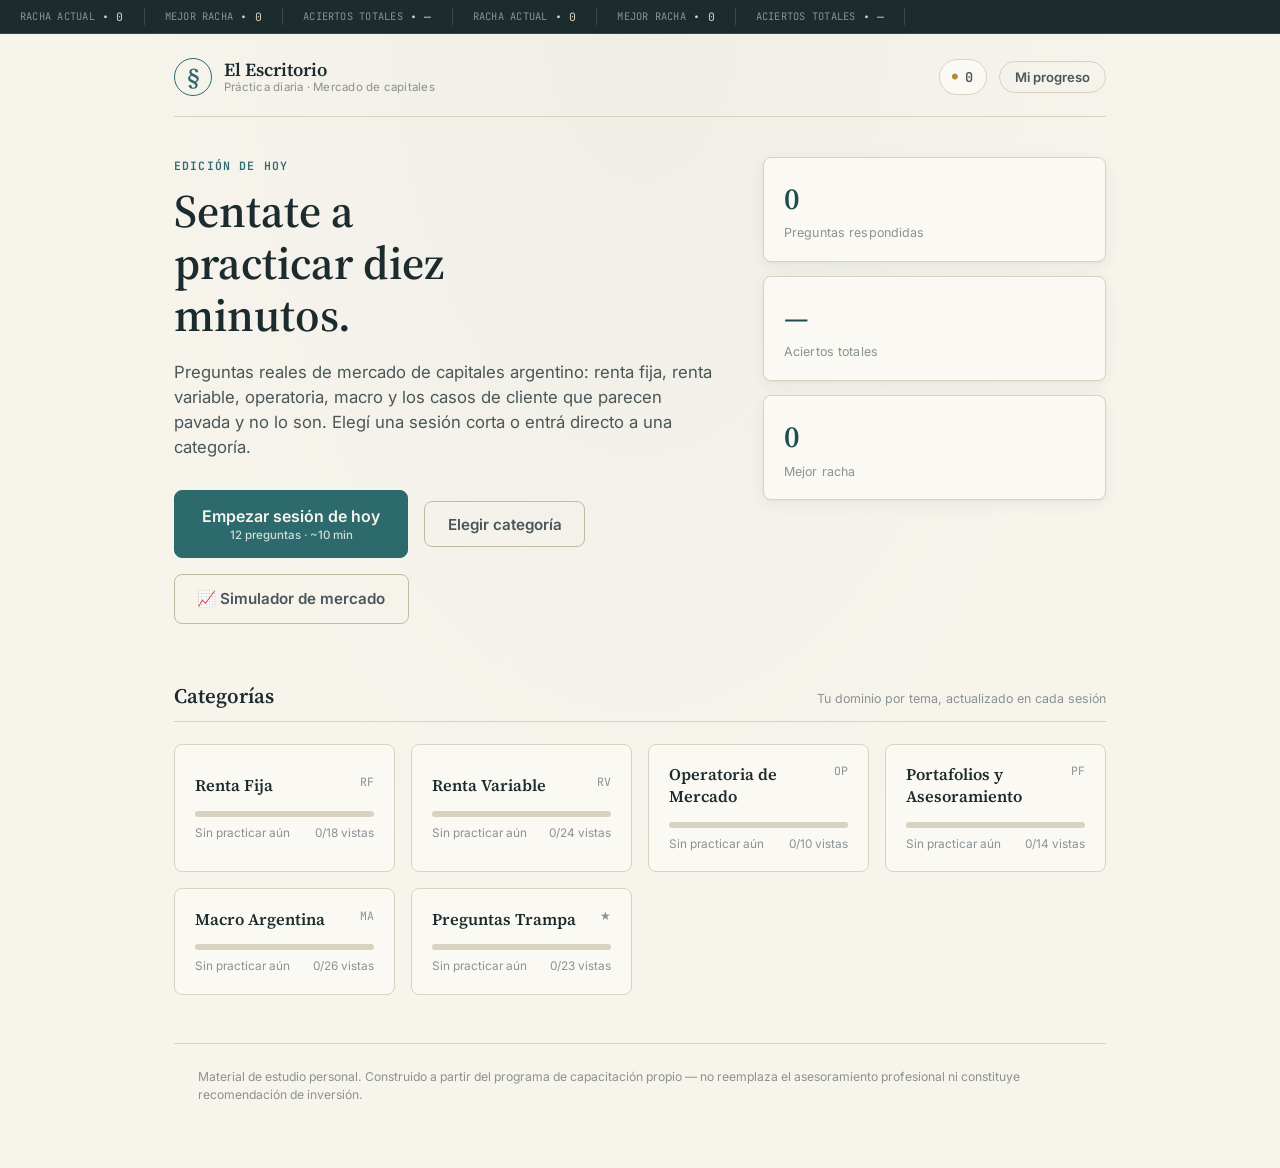
<file: index.html>
<!DOCTYPE html>
<html lang="es-AR">
<head>
<meta charset="UTF-8">
<meta name="viewport" content="width=device-width, initial-scale=1.0">
<title>El Escritorio — Práctica diaria de mercado de capitales</title>
<link rel="preconnect" href="https://fonts.googleapis.com">
<link rel="preconnect" href="https://fonts.gstatic.com" crossorigin>
<link href="https://fonts.googleapis.com/css2?family=Source+Serif+4:ital,opsz,wght@0,8..60,400;0,8..60,500;0,8..60,600;0,8..60,700;1,8..60,400;1,8..60,500&family=Inter:wght@400;500;600;700;800&family=JetBrains+Mono:wght@400;500;600&display=swap" rel="stylesheet">
<link rel="stylesheet" href="css/styles.css">
</head>
<body>

<!-- Cinta de progreso superior, estilo "panel de cotizaciones" -->
<div class="ticker-bar" id="tickerBar" aria-hidden="true">
  <div class="ticker-track" id="tickerTrack"></div>
</div>

<div class="app-shell">

  <!-- ============ HEADER ============ -->
  <header class="app-header">
    <div class="header-left">
      <span class="brand-mark">§</span>
      <div class="brand-text">
        <span class="brand-title">El Escritorio</span>
        <span class="brand-subtitle">Práctica diaria · Mercado de capitales</span>
      </div>
    </div>
    <div class="header-right">
      <div class="streak-pill" id="streakPill" title="Racha de aciertos consecutivos">
        <span class="streak-flame">●</span>
        <span id="streakCount">0</span>
      </div>
      <button class="icon-btn" id="statsBtn" aria-label="Ver mi progreso">Mi progreso</button>
    </div>
  </header>

  <main id="mainContent">

    <!-- ============ PANTALLA: INICIO ============ -->
    <section class="screen" id="screen-home" data-screen="home">
      <div class="home-grid">

        <div class="home-intro">
          <p class="eyebrow">Edición de hoy</p>
          <h1 class="home-title">Sentate a practicar diez minutos.</h1>
          <p class="home-lede">
            Preguntas reales de mercado de capitales argentino: renta fija, renta variable,
            operatoria, macro y los casos de cliente que parecen pavada y no lo son.
            Elegí una sesión corta o entrá directo a una categoría.
          </p>

          <div class="quick-actions">
            <button class="btn btn-primary btn-large" id="startQuickSession">
              Empezar sesión de hoy
              <span class="btn-meta">12 preguntas · ~10 min</span>
            </button>
            <button class="btn btn-ghost" id="browseCategories">Elegir categoría</button>
            <a href="simulador.html" class="btn btn-ghost" style="text-decoration:none;">📈 Simulador de mercado</a>
          </div>

          <div class="resume-banner" id="resumeBanner" hidden>
            <span>Tenés una sesión sin terminar.</span>
            <button class="link-btn" id="resumeSessionBtn">Continuarla →</button>
          </div>
        </div>

        <aside class="home-stats" aria-label="Resumen de tu progreso">
          <div class="stat-card">
            <span class="stat-value" id="statTotalAnswered">0</span>
            <span class="stat-label">Preguntas respondidas</span>
          </div>
          <div class="stat-card">
            <span class="stat-value" id="statAccuracy">—</span>
            <span class="stat-label">Aciertos totales</span>
          </div>
          <div class="stat-card">
            <span class="stat-value" id="statBestStreak">0</span>
            <span class="stat-label">Mejor racha</span>
          </div>
        </aside>

      </div>

      <div class="category-overview">
        <div class="section-heading">
          <h2>Categorías</h2>
          <span class="section-note">Tu dominio por tema, actualizado en cada sesión</span>
        </div>
        <div class="category-grid" id="categoryGrid"><!-- inyectado por JS --></div>
      </div>
    </section>

    <!-- ============ PANTALLA: CONFIGURAR SESIÓN ============ -->
    <section class="screen" id="screen-setup" data-screen="setup" hidden>
      <button class="back-link" data-back-to="home">← Volver al inicio</button>
      <h1 class="screen-title">Armá tu sesión</h1>
      <p class="screen-lede">Elegí qué practicar. Podés mezclar categorías o quedarte en una sola.</p>

      <div class="setup-panel">
        <div class="setup-block">
          <h3 class="setup-block-title">Categorías</h3>
          <div class="chip-group" id="categoryChips"><!-- inyectado por JS --></div>
        </div>

        <div class="setup-block">
          <h3 class="setup-block-title">Dificultad</h3>
          <div class="chip-group" id="difficultyChips">
            <button class="chip chip-active" data-difficulty="todas">Todas</button>
            <button class="chip" data-difficulty="basica">Básica</button>
            <button class="chip" data-difficulty="intermedia">Intermedia</button>
            <button class="chip" data-difficulty="avanzada">Avanzada</button>
          </div>
        </div>

        <div class="setup-block">
          <h3 class="setup-block-title">Cantidad de preguntas</h3>
          <div class="chip-group" id="lengthChips">
            <button class="chip" data-length="8">8 · rápida</button>
            <button class="chip chip-active" data-length="12">12 · estándar</button>
            <button class="chip" data-length="20">20 · a fondo</button>
          </div>
        </div>
      </div>

      <button class="btn btn-primary btn-large" id="startConfiguredSession">Empezar práctica</button>
    </section>

    <!-- ============ PANTALLA: SESIÓN (preguntas) ============ -->
    <section class="screen" id="screen-session" data-screen="session" hidden>
      <div class="session-topbar">
        <button class="back-link" id="exitSessionBtn">✕ Salir</button>
        <div class="session-progress">
          <div class="session-progress-track">
            <div class="session-progress-fill" id="sessionProgressFill"></div>
          </div>
          <span class="session-progress-label" id="sessionProgressLabel">1 / 12</span>
        </div>
        <div class="session-score" id="sessionScore">0 ✓</div>
      </div>

      <div class="question-card" id="questionCard">
        <div class="question-meta">
          <span class="tag tag-category" id="qCategory">Renta Fija</span>
          <span class="tag tag-difficulty" id="qDifficulty">básica</span>
          <span class="tag tag-subtema" id="qSubtema">Subtema</span>
        </div>

        <p class="question-text" id="qEnunciado">Cargando pregunta…</p>

        <!-- Opciones multiple choice -->
        <div class="options-list" id="optionsList"></div>

        <!-- Área de caso abierto -->
        <div class="open-case" id="openCaseArea" hidden>
          <textarea
            class="open-case-textarea"
            id="openCaseTextarea"
            placeholder="Escribí tu respuesta acá, como si se la mandaras a un cliente o la dijeras en voz alta. No hay apuro — tomate el tiempo que necesites."
            rows="6"
          ></textarea>
          <button class="btn btn-primary" id="revealModelAnswer">Comparar con la respuesta modelo</button>
        </div>

        <!-- Feedback / explicación -->
        <div class="feedback-panel" id="feedbackPanel" hidden>
          <div class="feedback-header" id="feedbackHeader">
            <span class="feedback-icon" id="feedbackIcon">✓</span>
            <span class="feedback-title" id="feedbackTitle">Correcto</span>
          </div>
          <p class="feedback-body" id="feedbackBody"></p>
          <button class="btn btn-primary btn-large" id="nextQuestionBtn">Siguiente pregunta →</button>
        </div>
      </div>
    </section>

    <!-- ============ PANTALLA: RESULTADOS DE SESIÓN ============ -->
    <section class="screen" id="screen-results" data-screen="results" hidden>
      <div class="results-panel">
        <p class="eyebrow" id="resultsEyebrow">Sesión completa</p>
        <h1 class="results-title" id="resultsTitle">Buen trabajo.</h1>
        <p class="results-lede" id="resultsLede"></p>

        <div class="results-stats">
          <div class="stat-card">
            <span class="stat-value" id="resultsScore">0/0</span>
            <span class="stat-label">Respuestas correctas</span>
          </div>
          <div class="stat-card">
            <span class="stat-value" id="resultsStreak">0</span>
            <span class="stat-label">Mejor racha de hoy</span>
          </div>
          <div class="stat-card">
            <span class="stat-value" id="resultsTime">0 min</span>
            <span class="stat-label">Tiempo dedicado</span>
          </div>
        </div>

        <div class="results-review" id="resultsReview">
          <h3>Para repasar</h3>
          <div class="review-list" id="reviewList"><!-- inyectado por JS --></div>
        </div>

        <div class="results-actions">
          <button class="btn btn-primary btn-large" id="playAgainBtn">Otra sesión</button>
          <button class="btn btn-ghost" id="backHomeBtn">Volver al inicio</button>
        </div>
      </div>
    </section>

    <!-- ============ PANTALLA: MI PROGRESO ============ -->
    <section class="screen" id="screen-stats" data-screen="stats" hidden>
      <button class="back-link" data-back-to="home">← Volver al inicio</button>
      <h1 class="screen-title">Mi progreso</h1>
      <p class="screen-lede">Así viene tu dominio por categoría desde que empezaste.</p>

      <div class="stats-grid" id="statsGrid"><!-- inyectado por JS --></div>

      <div class="setup-block" style="margin-top: 2.5rem;">
        <h3 class="setup-block-title">Datos guardados en este navegador</h3>
        <p class="screen-lede" style="margin-bottom: 1rem;">
          Tu progreso se guarda localmente en este dispositivo y navegador. Si abrís la práctica
          desde otra computadora o celular, vas a empezar de cero ahí.
        </p>
        <button class="btn btn-ghost btn-danger" id="resetProgressBtn">Borrar todo mi progreso</button>
      </div>
    </section>

  </main>

  <footer class="app-footer">
    <span>Material de estudio personal. Construido a partir del programa de capacitación propio — no reemplaza el asesoramiento profesional ni constituye recomendación de inversión.</span>
  </footer>

</div>

<!-- Modal de confirmación (borrar progreso) -->
<div class="modal-overlay" id="confirmModal" hidden style="display: none;">
  <div class="modal-box">
    <h3>¿Borrar todo el progreso?</h3>
    <p>Esto va a eliminar tu historial de respuestas, rachas y estadísticas guardadas en este navegador. No se puede deshacer.</p>
    <div class="modal-actions">
      <button class="btn btn-ghost" id="cancelResetBtn">Cancelar</button>
      <button class="btn btn-danger" id="confirmResetBtn">Sí, borrar todo</button>
    </div>
  </div>
</div>

<script src="js/preguntas.js"></script>
<script src="js/storage.js"></script>
<script src="js/app.js"></script>
</body>
</html>
</file>
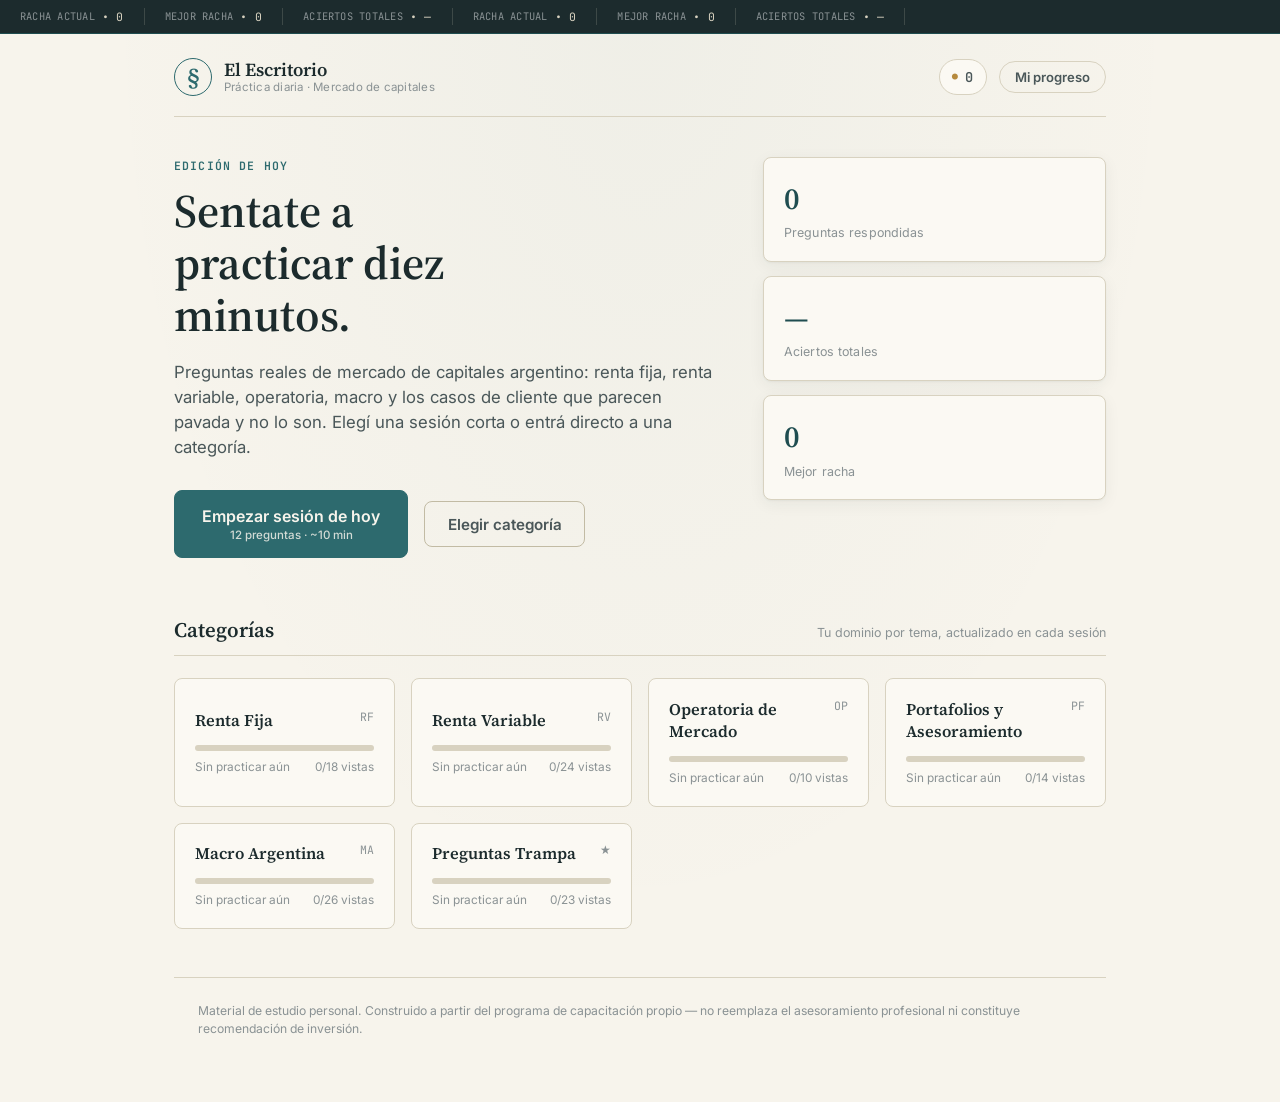
<file: banca_practica/index.html>
<!DOCTYPE html>
<html lang="es-AR">
<head>
<meta charset="UTF-8">
<meta name="viewport" content="width=device-width, initial-scale=1.0">
<title>El Escritorio — Práctica diaria de mercado de capitales</title>
<link rel="preconnect" href="https://fonts.googleapis.com">
<link rel="preconnect" href="https://fonts.gstatic.com" crossorigin>
<link href="https://fonts.googleapis.com/css2?family=Source+Serif+4:ital,opsz,wght@0,8..60,400;0,8..60,500;0,8..60,600;0,8..60,700;1,8..60,400;1,8..60,500&family=Inter:wght@400;500;600;700;800&family=JetBrains+Mono:wght@400;500;600&display=swap" rel="stylesheet">
<link rel="stylesheet" href="css/styles.css">
</head>
<body>

<!--  Cinta de progreso superior, estilo "panel de cotizaciones" -->
<div class="ticker-bar" id="tickerBar" aria-hidden="true">
  <div class="ticker-track" id="tickerTrack"></div>
</div>

<div class="app-shell">

  <!-- ============ HEADER ============ -->
  <header class="app-header">
    <div class="header-left">
      <span class="brand-mark">§</span>
      <div class="brand-text">
        <span class="brand-title">El Escritorio</span>
        <span class="brand-subtitle">Práctica diaria · Mercado de capitales</span>
      </div>
    </div>
    <div class="header-right">
      <div class="streak-pill" id="streakPill" title="Racha de aciertos consecutivos">
        <span class="streak-flame">●</span>
        <span id="streakCount">0</span>
      </div>
      <button class="icon-btn" id="statsBtn" aria-label="Ver mi progreso">Mi progreso</button>
    </div>
  </header>

  <main id="mainContent">

    <!-- ============ PANTALLA: INICIO ============ -->
    <section class="screen" id="screen-home" data-screen="home">
      <div class="home-grid">

        <div class="home-intro">
          <p class="eyebrow">Edición de hoy</p>
          <h1 class="home-title">Sentate a practicar diez minutos.</h1>
          <p class="home-lede">
            Preguntas reales de mercado de capitales argentino: renta fija, renta variable,
            operatoria, macro y los casos de cliente que parecen pavada y no lo son.
            Elegí una sesión corta o entrá directo a una categoría.
          </p>

          <div class="quick-actions">
            <button class="btn btn-primary btn-large" id="startQuickSession">
              Empezar sesión de hoy
              <span class="btn-meta">12 preguntas · ~10 min</span>
            </button>
            <button class="btn btn-ghost" id="browseCategories">Elegir categoría</button>
          </div>

          <div class="resume-banner" id="resumeBanner" hidden>
            <span>Tenés una sesión sin terminar.</span>
            <button class="link-btn" id="resumeSessionBtn">Continuarla →</button>
          </div>
        </div>

        <aside class="home-stats" aria-label="Resumen de tu progreso">
          <div class="stat-card">
            <span class="stat-value" id="statTotalAnswered">0</span>
            <span class="stat-label">Preguntas respondidas</span>
          </div>
          <div class="stat-card">
            <span class="stat-value" id="statAccuracy">—</span>
            <span class="stat-label">Aciertos totales</span>
          </div>
          <div class="stat-card">
            <span class="stat-value" id="statBestStreak">0</span>
            <span class="stat-label">Mejor racha</span>
          </div>
        </aside>

      </div>

      <div class="category-overview">
        <div class="section-heading">
          <h2>Categorías</h2>
          <span class="section-note">Tu dominio por tema, actualizado en cada sesión</span>
        </div>
        <div class="category-grid" id="categoryGrid"><!-- inyectado por JS --></div>
      </div>
    </section>

    <!-- ============ PANTALLA: CONFIGURAR SESIÓN ============ -->
    <section class="screen" id="screen-setup" data-screen="setup" hidden>
      <button class="back-link" data-back-to="home">← Volver al inicio</button>
      <h1 class="screen-title">Armá tu sesión</h1>
      <p class="screen-lede">Elegí qué practicar. Podés mezclar categorías o quedarte en una sola.</p>

      <div class="setup-panel">
        <div class="setup-block">
          <h3 class="setup-block-title">Categorías</h3>
          <div class="chip-group" id="categoryChips"><!-- inyectado por JS --></div>
        </div>

        <div class="setup-block">
          <h3 class="setup-block-title">Dificultad</h3>
          <div class="chip-group" id="difficultyChips">
            <button class="chip chip-active" data-difficulty="todas">Todas</button>
            <button class="chip" data-difficulty="basica">Básica</button>
            <button class="chip" data-difficulty="intermedia">Intermedia</button>
            <button class="chip" data-difficulty="avanzada">Avanzada</button>
          </div>
        </div>

        <div class="setup-block">
          <h3 class="setup-block-title">Cantidad de preguntas</h3>
          <div class="chip-group" id="lengthChips">
            <button class="chip" data-length="8">8 · rápida</button>
            <button class="chip chip-active" data-length="12">12 · estándar</button>
            <button class="chip" data-length="20">20 · a fondo</button>
          </div>
        </div>
      </div>

      <button class="btn btn-primary btn-large" id="startConfiguredSession">Empezar práctica</button>
    </section>

    <!-- ============ PANTALLA: SESIÓN (preguntas) ============ -->
    <section class="screen" id="screen-session" data-screen="session" hidden>
      <div class="session-topbar">
        <button class="back-link" id="exitSessionBtn">✕ Salir</button>
        <div class="session-progress">
          <div class="session-progress-track">
            <div class="session-progress-fill" id="sessionProgressFill"></div>
          </div>
          <span class="session-progress-label" id="sessionProgressLabel">1 / 12</span>
        </div>
        <div class="session-score" id="sessionScore">0 ✓</div>
      </div>

      <div class="question-card" id="questionCard">
        <div class="question-meta">
          <span class="tag tag-category" id="qCategory">Renta Fija</span>
          <span class="tag tag-difficulty" id="qDifficulty">básica</span>
          <span class="tag tag-subtema" id="qSubtema">Subtema</span>
        </div>

        <p class="question-text" id="qEnunciado">Cargando pregunta…</p>

        <!-- Opciones multiple choice -->
        <div class="options-list" id="optionsList"></div>

        <!-- Área de caso abierto -->
        <div class="open-case" id="openCaseArea" hidden>
          <textarea
            class="open-case-textarea"
            id="openCaseTextarea"
            placeholder="Escribí tu respuesta acá, como si se la mandaras a un cliente o la dijeras en voz alta. No hay apuro — tomate el tiempo que necesites."
            rows="6"
          ></textarea>
          <button class="btn btn-primary" id="revealModelAnswer">Comparar con la respuesta modelo</button>
        </div>

        <!-- Feedback / explicación -->
        <div class="feedback-panel" id="feedbackPanel" hidden>
          <div class="feedback-header" id="feedbackHeader">
            <span class="feedback-icon" id="feedbackIcon">✓</span>
            <span class="feedback-title" id="feedbackTitle">Correcto</span>
          </div>
          <p class="feedback-body" id="feedbackBody"></p>
          <button class="btn btn-primary btn-large" id="nextQuestionBtn">Siguiente pregunta →</button>
        </div>
      </div>
    </section>

    <!-- ============ PANTALLA: RESULTADOS DE SESIÓN ============ -->
    <section class="screen" id="screen-results" data-screen="results" hidden>
      <div class="results-panel">
        <p class="eyebrow" id="resultsEyebrow">Sesión completa</p>
        <h1 class="results-title" id="resultsTitle">Buen trabajo.</h1>
        <p class="results-lede" id="resultsLede"></p>

        <div class="results-stats">
          <div class="stat-card">
            <span class="stat-value" id="resultsScore">0/0</span>
            <span class="stat-label">Respuestas correctas</span>
          </div>
          <div class="stat-card">
            <span class="stat-value" id="resultsStreak">0</span>
            <span class="stat-label">Mejor racha de hoy</span>
          </div>
          <div class="stat-card">
            <span class="stat-value" id="resultsTime">0 min</span>
            <span class="stat-label">Tiempo dedicado</span>
          </div>
        </div>

        <div class="results-review" id="resultsReview">
          <h3>Para repasar</h3>
          <div class="review-list" id="reviewList"><!-- inyectado por JS --></div>
        </div>

        <div class="results-actions">
          <button class="btn btn-primary btn-large" id="playAgainBtn">Otra sesión</button>
          <button class="btn btn-ghost" id="backHomeBtn">Volver al inicio</button>
        </div>
      </div>
    </section>

    <!-- ============ PANTALLA: MI PROGRESO ============ -->
    <section class="screen" id="screen-stats" data-screen="stats" hidden>
      <button class="back-link" data-back-to="home">← Volver al inicio</button>
      <h1 class="screen-title">Mi progreso</h1>
      <p class="screen-lede">Así viene tu dominio por categoría desde que empezaste.</p>

      <div class="stats-grid" id="statsGrid"><!-- inyectado por JS --></div>

      <div class="setup-block" style="margin-top: 2.5rem;">
        <h3 class="setup-block-title">Datos guardados en este navegador</h3>
        <p class="screen-lede" style="margin-bottom: 1rem;">
          Tu progreso se guarda localmente en este dispositivo y navegador. Si abrís la práctica
          desde otra computadora o celular, vas a empezar de cero ahí.
        </p>
        <button class="btn btn-ghost btn-danger" id="resetProgressBtn">Borrar todo mi progreso</button>
      </div>
    </section>

  </main>

  <footer class="app-footer">
    <span>Material de estudio personal. Construido a partir del programa de capacitación propio — no reemplaza el asesoramiento profesional ni constituye recomendación de inversión.</span>
  </footer>

</div> 

<!-- Modal de confirmación (borrar progreso) -->
<div class="modal-overlay" id="confirmModal" hidden style="display: none;">
  <div class="modal-box">
    <h3>¿Borrar todo el progreso?</h3>
    <p>Esto va a eliminar tu historial de respuestas, rachas y estadísticas guardadas en este navegador. No se puede deshacer.</p>
    <div class="modal-actions">
      <button class="btn btn-ghost" id="cancelResetBtn">Cancelar</button>
      <button class="btn btn-danger" id="confirmResetBtn">Sí, borrar todo</button>
    </div>
  </div>
</div>

<script src="js/preguntas.js"></script>
<script src="js/storage.js"></script>
<script src="js/app.js"></script>
</body>
</html>
</file>
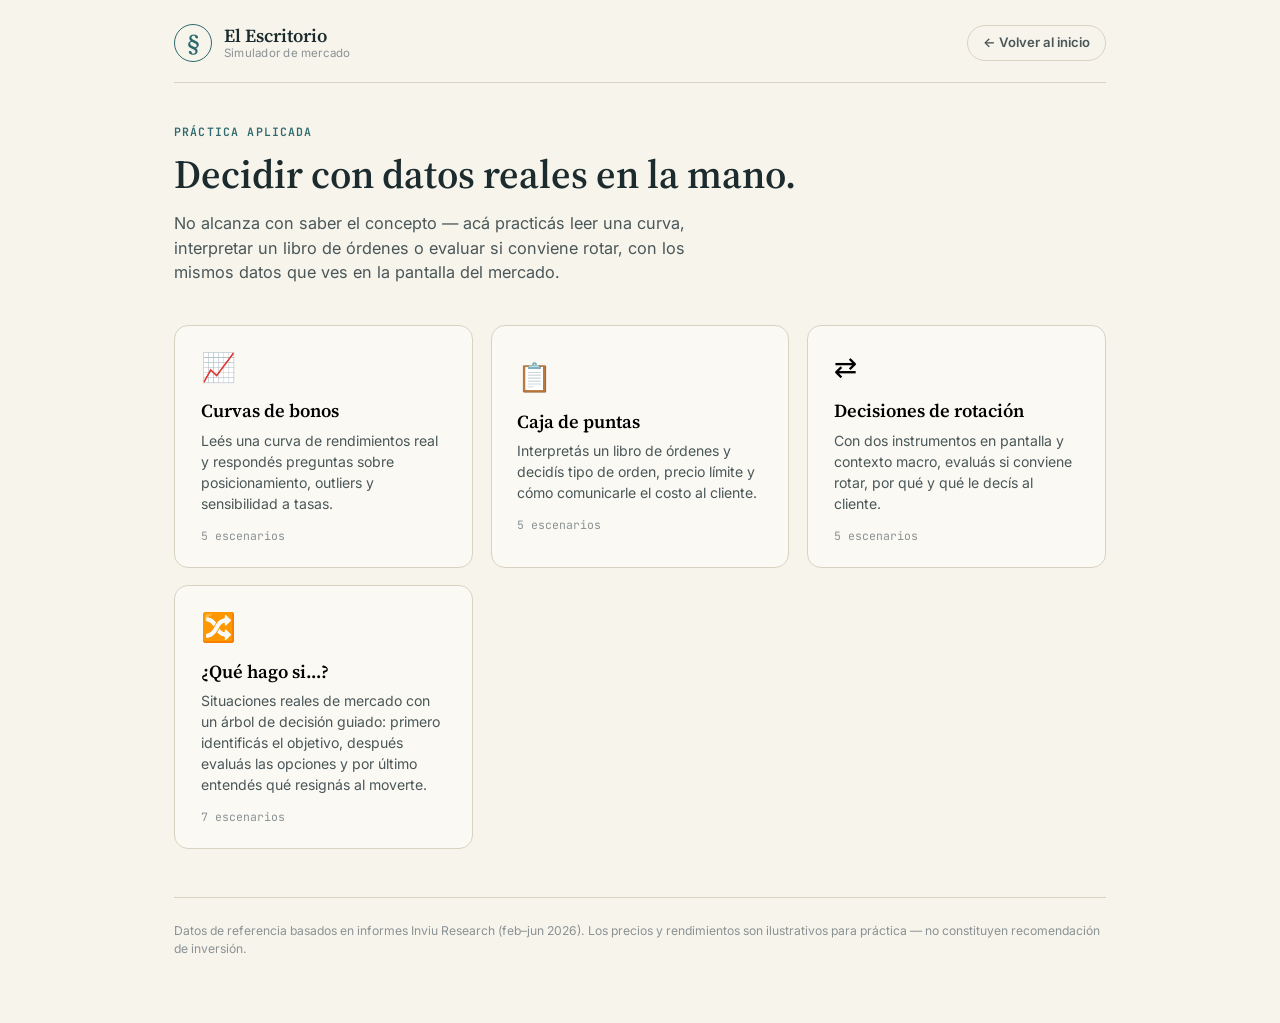
<file: simulador.html>
<!DOCTYPE html>
<html lang="es-AR">
<head>
<meta charset="UTF-8">
<meta name="viewport" content="width=device-width, initial-scale=1.0">
<title>Simulador — El Escritorio</title>
<link rel="preconnect" href="https://fonts.googleapis.com">
<link href="https://fonts.googleapis.com/css2?family=Source+Serif+4:ital,opsz,wght@0,8..60,400;0,8..60,600;0,8..60,700;1,8..60,400&family=Inter:wght@400;500;600;700&family=JetBrains+Mono:wght@400;500;600&display=swap" rel="stylesheet">
<style>
/* ============================================================
   Variables y reset — misma paleta que El Escritorio
   ============================================================ */
:root {
  --paper:        #F7F4EC;
  --paper-raised: #FBF9F3;
  --ink:          #1C2B2D;
  --ink-soft:     #4A5759;
  --ink-faint:    #8A9294;
  --teal:         #2D6A6E;
  --teal-deep:    #1F4D50;
  --olive:        #7A8B5C;
  --olive-deep:   #5C6A43;
  --terracotta:   #A8453A;
  --terracotta-deep: #7E332A;
  --rule:         #D8D2C0;
  --rule-strong:  #C2BBA4;
  --gold:         #B68A3D;
  --font-serif: "Source Serif 4", Georgia, serif;
  --font-sans:  "Inter", system-ui, sans-serif;
  --font-mono:  "JetBrains Mono", "SF Mono", Consolas, monospace;
  --radius-md: 8px;
  --radius-lg: 14px;
  --shadow-card: 0 1px 2px rgba(28,43,45,.04), 0 4px 16px rgba(28,43,45,.07);
  --shadow-raised: 0 2px 4px rgba(28,43,45,.06), 0 12px 32px rgba(28,43,45,.11);
}
*{box-sizing:border-box;margin:0;padding:0}
[hidden]{display:none!important}
body{background:var(--paper);color:var(--ink);font-family:var(--font-sans);font-size:16px;line-height:1.5;-webkit-font-smoothing:antialiased;}
::selection{background:var(--gold);color:var(--paper)}
button{font-family:inherit;cursor:pointer}

/* ============================================================
   Layout
   ============================================================ */
.app-shell{max-width:980px;margin:0 auto;padding:0 1.5rem 4rem}

.app-header{display:flex;align-items:center;justify-content:space-between;padding:1.5rem 0 1.25rem;border-bottom:1px solid var(--rule);margin-bottom:2.5rem}
.header-left{display:flex;align-items:center;gap:.75rem}
.brand-mark{font-family:var(--font-serif);font-size:1.6rem;font-weight:600;color:var(--teal);width:38px;height:38px;display:flex;align-items:center;justify-content:center;border:1.5px solid var(--teal);border-radius:50%;flex-shrink:0}
.brand-text{display:flex;flex-direction:column;line-height:1.2}
.brand-title{font-family:var(--font-serif);font-weight:600;font-size:1.15rem}
.brand-subtitle{font-size:.72rem;color:var(--ink-faint);letter-spacing:.02em}
.back-nav{background:none;border:1px solid var(--rule);border-radius:999px;padding:.45rem .95rem;font-size:.82rem;font-weight:600;color:var(--ink-soft);text-decoration:none;transition:border-color .15s,color .15s}
.back-nav:hover{border-color:var(--teal);color:var(--teal)}

/* ============================================================
   Pantalla selector
   ============================================================ */
.selector-intro{margin-bottom:2.5rem}
.eyebrow{font-family:var(--font-mono);font-size:.72rem;text-transform:uppercase;letter-spacing:.1em;color:var(--teal);margin-bottom:.75rem;font-weight:600}
.selector-title{font-family:var(--font-serif);font-size:clamp(1.8rem,4vw,2.5rem);font-weight:600;line-height:1.12;margin-bottom:.9rem}
.selector-lede{color:var(--ink-soft);max-width:54ch;font-size:1.02rem}

.tipo-grid{display:grid;grid-template-columns:repeat(auto-fit,minmax(260px,1fr));gap:1.1rem;margin-bottom:2.5rem}
.tipo-card{background:var(--paper-raised);border:1.5px solid var(--rule);border-radius:var(--radius-lg);padding:1.5rem 1.6rem;cursor:pointer;text-align:left;transition:border-color .15s,transform .15s,box-shadow .15s}
.tipo-card:hover{border-color:var(--teal);transform:translateY(-2px);box-shadow:var(--shadow-card)}
.tipo-card:focus-visible{outline:2px solid var(--teal);outline-offset:3px}
.tipo-icon{font-size:1.75rem;margin-bottom:.9rem;display:block}
.tipo-name{font-family:var(--font-serif);font-weight:600;font-size:1.15rem;margin-bottom:.4rem}
.tipo-desc{font-size:.88rem;color:var(--ink-soft);line-height:1.5}
.tipo-count{font-family:var(--font-mono);font-size:.72rem;color:var(--ink-faint);margin-top:.85rem}

/* ============================================================
   Pantalla de ejercicio
   ============================================================ */
.ejercicio-shell{display:flex;flex-direction:column;gap:1.5rem}

.ejercicio-topbar{display:flex;align-items:center;gap:1.25rem;flex-wrap:wrap}
.btn-ghost-sm{background:none;border:1px solid var(--rule-strong);border-radius:999px;padding:.4rem .85rem;font-size:.82rem;font-weight:600;color:var(--ink-soft);transition:border-color .15s,color .15s}
.btn-ghost-sm:hover{border-color:var(--teal);color:var(--teal)}
.ejercicio-nav{display:flex;align-items:center;gap:.5rem;margin-left:auto}
.nav-dots{display:flex;gap:.35rem}
.nav-dot{width:8px;height:8px;border-radius:50%;background:var(--rule-strong);border:none;cursor:pointer;transition:background .15s}
.nav-dot.activo{background:var(--teal)}
.nav-counter{font-family:var(--font-mono);font-size:.8rem;color:var(--ink-faint);margin-left:.5rem}

.ejercicio-card{background:var(--paper-raised);border:1px solid var(--rule);border-radius:var(--radius-lg);padding:clamp(1.5rem,4vw,2.5rem);box-shadow:var(--shadow-raised)}

.ejercicio-meta{display:flex;flex-wrap:wrap;gap:.5rem;margin-bottom:1.4rem}
.tag{font-family:var(--font-mono);font-size:.68rem;text-transform:uppercase;letter-spacing:.04em;padding:.3rem .65rem;border-radius:999px;font-weight:600}
.tag-tipo{background:rgba(45,106,110,.12);color:var(--teal-deep)}
.tag-dif{background:rgba(182,138,61,.15);color:var(--gold)}

.ejercicio-titulo{font-family:var(--font-serif);font-size:clamp(1.05rem,2.5vw,1.3rem);font-weight:600;color:var(--ink);margin-bottom:.5rem}
.ejercicio-consigna{font-size:.97rem;color:var(--ink-soft);line-height:1.6;margin-bottom:1.5rem}

/* ============================================================
   SVG curva de bonos
   ============================================================ */
.curva-container{background:var(--paper);border:1px solid var(--rule);border-radius:var(--radius-md);padding:1rem 1.25rem 1.5rem;margin-bottom:1.5rem;overflow:hidden}
.curva-titulo{font-family:var(--font-mono);font-size:.72rem;text-transform:uppercase;letter-spacing:.08em;color:var(--ink-soft);margin-bottom:.75rem;font-weight:600}
.curva-svg{width:100%;overflow:visible}

/* Ejes y etiquetas SVG */
.axis-line{stroke:var(--rule-strong);stroke-width:1}
.grid-line{stroke:var(--rule);stroke-width:.5;stroke-dasharray:3,4}
.axis-label{font-family:"Inter",sans-serif;font-size:11px;fill:#8A9294}
.axis-title{font-family:"Inter",sans-serif;font-size:11px;fill:#4A5759;font-weight:600}
.curve-line{fill:none;stroke-width:2;stroke-linecap:round;stroke-linejoin:round}
.curve-gd{stroke:#2D6A6E}
.curve-al{stroke:#8A9294}
.bond-dot{r:5;stroke-width:1.5;stroke:var(--paper)}
.bond-dot-gd{fill:#2D6A6E}
.bond-dot-al{fill:#8A9294}
.bond-dot-highlight{fill:var(--gold);stroke:var(--gold);stroke-width:1}
.bond-label{font-family:"Inter",sans-serif;font-size:10.5px;font-weight:600}
.bond-label-gd{fill:#2D6A6E}
.bond-label-al{fill:#4A5759}
.bond-label-highlight{fill:#7E5C1A;font-size:11px}
.legend-dot{r:5}
.legend-text{font-family:"Inter",sans-serif;font-size:11px;fill:#4A5759}

/* ============================================================
   Caja de puntas
   ============================================================ */
.caja-wrapper{display:flex;gap:1.25rem;flex-wrap:wrap;margin-bottom:1.5rem}
.caja-panel{flex:1;min-width:240px}
.caja-header{font-family:var(--font-mono);font-size:.7rem;text-transform:uppercase;letter-spacing:.08em;color:var(--ink-soft);font-weight:600;margin-bottom:.6rem}
.caja-table{width:100%;border-collapse:collapse;font-family:var(--font-mono);font-size:.88rem}
.caja-table th{font-size:.7rem;text-transform:uppercase;letter-spacing:.05em;color:var(--ink-faint);padding:.3rem .5rem;text-align:right;border-bottom:1px solid var(--rule)}
.caja-table th:first-child{text-align:left}
.caja-table td{padding:.4rem .5rem;text-align:right;border-bottom:1px solid rgba(216,210,192,.5)}
.caja-table td:first-child{text-align:left}
.caja-table .bid-qty{color:var(--olive-deep)}
.caja-table .bid-px{color:var(--olive-deep);font-weight:600}
.caja-table .ask-px{color:var(--terracotta);font-weight:600}
.caja-table .ask-qty{color:var(--terracotta)}
.caja-table tr.best-line td{background:rgba(45,106,110,.06)}
.spread-badge{display:inline-flex;align-items:center;gap:.4rem;background:rgba(182,138,61,.15);border-radius:999px;padding:.3rem .75rem;font-family:var(--font-mono);font-size:.78rem;color:var(--gold);font-weight:600;margin-bottom:.85rem}
.caja-meta{font-size:.82rem;color:var(--ink-faint);margin-top:.5rem}

/* ============================================================
   Rotación / datos de comparación
   ============================================================ */
.rotacion-grid{display:grid;grid-template-columns:1fr 1fr;gap:1rem;margin-bottom:1.5rem}
@media(max-width:600px){.rotacion-grid{grid-template-columns:1fr}}
.rotacion-card{background:var(--paper);border:1.5px solid var(--rule);border-radius:var(--radius-md);padding:1.1rem 1.2rem}
.rotacion-card.highlighted{border-color:var(--teal);background:rgba(45,106,110,.04)}
.rotacion-nombre{font-family:var(--font-serif);font-weight:600;font-size:1.05rem;margin-bottom:.8rem;display:flex;justify-content:space-between;align-items:center}
.rotacion-tag{font-family:var(--font-mono);font-size:.65rem;text-transform:uppercase;letter-spacing:.05em;padding:.2rem .5rem;border-radius:999px;background:rgba(45,106,110,.12);color:var(--teal-deep)}
.rotacion-dato{display:flex;justify-content:space-between;padding:.35rem 0;border-bottom:1px solid var(--rule);font-size:.9rem}
.rotacion-dato:last-child{border-bottom:none}
.rotacion-dato .label{color:var(--ink-soft)}
.rotacion-dato .valor{font-family:var(--font-mono);font-weight:600;color:var(--ink)}
.rotacion-dato .valor.bueno{color:var(--olive-deep)}
.rotacion-dato .valor.atencion{color:var(--gold)}
.contexto-box{background:rgba(45,106,110,.06);border-left:3px solid var(--teal);border-radius:0 var(--radius-md) var(--radius-md) 0;padding:.85rem 1rem;margin-bottom:1.4rem;font-size:.9rem;color:var(--ink-soft);line-height:1.6}
.contexto-box strong{color:var(--ink)}

/* ============================================================
   Área de respuesta
   ============================================================ */
.respuesta-section{border-top:1px solid var(--rule);padding-top:1.4rem;margin-top:.5rem}
.respuesta-label{font-size:.82rem;font-weight:600;color:var(--ink-soft);margin-bottom:.6rem;text-transform:uppercase;letter-spacing:.04em;font-family:var(--font-mono)}

/* Multiple choice */
.opciones-lista{display:flex;flex-direction:column;gap:.6rem}
.opcion-btn{display:flex;align-items:flex-start;gap:.8rem;text-align:left;background:var(--paper);border:1.5px solid var(--rule-strong);border-radius:var(--radius-md);padding:.85rem 1rem;font-size:.94rem;line-height:1.45;color:var(--ink);transition:border-color .15s,background .15s;width:100%}
.opcion-btn:hover:not(:disabled){border-color:var(--teal);background:rgba(45,106,110,.04)}
.opcion-btn:focus-visible{outline:2px solid var(--teal);outline-offset:2px}
.opcion-letra{font-family:var(--font-mono);font-weight:700;font-size:.8rem;color:var(--ink-faint);flex-shrink:0;width:1.4rem;height:1.4rem;border:1.5px solid var(--rule-strong);border-radius:50%;display:flex;align-items:center;justify-content:center;margin-top:.05rem}
.opcion-btn.correcta{border-color:var(--olive);background:rgba(122,139,92,.12)}
.opcion-btn.correcta .opcion-letra{background:var(--olive);border-color:var(--olive);color:var(--paper)}
.opcion-btn.incorrecta{border-color:var(--terracotta);background:rgba(168,69,58,.08)}
.opcion-btn.incorrecta .opcion-letra{background:var(--terracotta);border-color:var(--terracotta);color:var(--paper)}
.opcion-btn:disabled{cursor:default}
.opcion-btn:disabled:not(.correcta):not(.incorrecta){opacity:.55}

/* Textarea abierta */
.respuesta-textarea{width:100%;background:var(--paper);border:1.5px solid var(--rule-strong);border-radius:var(--radius-md);padding:.9rem 1rem;font-size:.94rem;line-height:1.55;color:var(--ink);resize:vertical;font-family:inherit;margin-bottom:.85rem}
.respuesta-textarea:focus-visible{outline:2px solid var(--teal);outline-offset:1px;border-color:var(--teal)}

/* Feedback */
.feedback-panel{margin-top:1.4rem;padding-top:1.3rem;border-top:1px solid var(--rule);animation:feedback-in .25s ease}
@keyframes feedback-in{from{opacity:0;transform:translateY(4px)}to{opacity:1;transform:translateY(0)}}
.feedback-header{display:flex;align-items:center;gap:.55rem;margin-bottom:.7rem}
.feedback-icon{width:1.5rem;height:1.5rem;border-radius:50%;display:flex;align-items:center;justify-content:center;font-size:.82rem;font-weight:700;color:var(--paper);flex-shrink:0}
.feedback-panel.correcta .feedback-icon{background:var(--olive)}
.feedback-panel.incorrecta .feedback-icon{background:var(--terracotta)}
.feedback-panel.neutral .feedback-icon{background:var(--teal)}
.feedback-titulo{font-family:var(--font-serif);font-size:1.1rem;font-weight:600}
.feedback-panel.correcta .feedback-titulo{color:var(--olive-deep)}
.feedback-panel.incorrecta .feedback-titulo{color:var(--terracotta-deep)}
.feedback-panel.neutral .feedback-titulo{color:var(--teal-deep)}
.feedback-texto{font-size:.95rem;line-height:1.65;color:var(--ink-soft);white-space:pre-line;margin-bottom:1.3rem}

/* ============================================================
   Botones principales
   ============================================================ */
.btn{display:inline-flex;align-items:center;justify-content:center;gap:.5rem;border-radius:var(--radius-md);padding:.78rem 1.4rem;font-weight:600;font-size:.93rem;border:1.5px solid transparent;transition:all .15s ease;cursor:pointer}
.btn:active{transform:translateY(1px)}
.btn:focus-visible{outline:2px solid var(--teal-deep);outline-offset:2px}
.btn-primary{background:var(--teal);color:var(--paper);border-color:var(--teal)}
.btn-primary:hover{background:var(--teal-deep);border-color:var(--teal-deep)}
.btn-outline{background:transparent;color:var(--ink-soft);border-color:var(--rule-strong)}
.btn-outline:hover{border-color:var(--teal);color:var(--teal)}
.btn:disabled{opacity:.45;cursor:not-allowed}
.btn-row{display:flex;gap:.75rem;flex-wrap:wrap;margin-top:.25rem}

/* ============================================================
   Footer
   ============================================================ */
.app-footer{margin-top:3rem;padding-top:1.5rem;border-top:1px solid var(--rule);font-size:.76rem;color:var(--ink-faint)}
@media(max-width:600px){.app-shell{padding:0 1.1rem 3rem}.rotacion-grid{grid-template-columns:1fr}.caja-wrapper{flex-direction:column}}

/* ============================================================
   ÁRBOL DE DECISIÓN — pasos guiados
   ============================================================ */
.arbol-pasos{display:flex;flex-direction:column;gap:1.5rem;margin-bottom:1.5rem}

.arbol-paso{border:1.5px solid var(--rule);border-radius:var(--radius-md);overflow:hidden;transition:border-color .2s}
.arbol-paso.activo{border-color:var(--teal)}
.arbol-paso.completado{border-color:var(--olive);opacity:.85}
.arbol-paso.bloqueado{opacity:.45;pointer-events:none}

.paso-header{display:flex;align-items:center;gap:.75rem;padding:.9rem 1.1rem;background:var(--paper-raised);border-bottom:1px solid var(--rule)}
.arbol-paso.activo .paso-header{background:rgba(45,106,110,.06);border-bottom-color:rgba(45,106,110,.2)}
.arbol-paso.completado .paso-header{background:rgba(122,139,92,.07);border-bottom-color:rgba(122,139,92,.2)}

.paso-num{width:1.6rem;height:1.6rem;border-radius:50%;display:flex;align-items:center;justify-content:center;font-family:var(--font-mono);font-size:.75rem;font-weight:700;flex-shrink:0;background:var(--rule);color:var(--ink-soft)}
.arbol-paso.activo .paso-num{background:var(--teal);color:var(--paper)}
.arbol-paso.completado .paso-num{background:var(--olive);color:var(--paper)}
.paso-titulo{font-weight:600;font-size:.95rem;color:var(--ink)}
.arbol-paso.bloqueado .paso-titulo{color:var(--ink-faint)}
.paso-check{margin-left:auto;font-size:.85rem;color:var(--olive-deep);font-weight:700}

.paso-body{padding:1.1rem 1.2rem}

/* Selección múltiple con checkboxes visuales */
.multi-opcion{display:flex;align-items:flex-start;gap:.75rem;padding:.75rem .9rem;border:1.5px solid var(--rule-strong);border-radius:var(--radius-md);margin-bottom:.55rem;cursor:pointer;transition:border-color .15s,background .15s;user-select:none}
.multi-opcion:hover{border-color:var(--teal);background:rgba(45,106,110,.03)}
.multi-opcion.seleccionada{border-color:var(--teal);background:rgba(45,106,110,.07)}
.multi-opcion.correcta-marcada{border-color:var(--olive);background:rgba(122,139,92,.1)}
.multi-opcion.incorrecta-marcada{border-color:var(--terracotta);background:rgba(168,69,58,.07)}
.multi-opcion.correcta-no-marcada{border-color:var(--gold);background:rgba(182,138,61,.07)}

.checkbox-visual{width:1.1rem;height:1.1rem;border:2px solid var(--rule-strong);border-radius:3px;flex-shrink:0;margin-top:.15rem;display:flex;align-items:center;justify-content:center;transition:all .15s}
.multi-opcion.seleccionada .checkbox-visual{border-color:var(--teal);background:var(--teal)}
.multi-opcion.correcta-marcada .checkbox-visual{border-color:var(--olive);background:var(--olive)}
.multi-opcion.incorrecta-marcada .checkbox-visual{border-color:var(--terracotta);background:var(--terracotta)}
.multi-opcion.correcta-no-marcada .checkbox-visual{border-color:var(--gold);background:transparent}
.checkbox-tick{color:var(--paper);font-size:.7rem;font-weight:700;display:none}
.multi-opcion.seleccionada .checkbox-tick,
.multi-opcion.correcta-marcada .checkbox-tick,
.multi-opcion.incorrecta-marcada .checkbox-tick{display:block}

.multi-opcion-texto{font-size:.92rem;line-height:1.5;color:var(--ink)}
.multi-opcion.bloqueada{pointer-events:none;opacity:.6}

.multi-instruccion{font-size:.8rem;color:var(--ink-faint);margin-bottom:.85rem;font-style:italic}

.resultado-multi{padding:.85rem 1rem;border-radius:var(--radius-md);margin-top:.75rem;font-size:.88rem;line-height:1.5}
.resultado-multi.bien{background:rgba(122,139,92,.1);border:1px solid rgba(122,139,92,.3);color:var(--olive-deep)}
.resultado-multi.parcial{background:rgba(182,138,61,.1);border:1px solid rgba(182,138,61,.3);color:#6B4D0F}
.resultado-multi.mal{background:rgba(168,69,58,.08);border:1px solid rgba(168,69,58,.25);color:var(--terracotta-deep)}

/* Contexto BOPREAL */
.bopreal-contexto{background:var(--paper);border:1px solid var(--rule);border-radius:var(--radius-md);padding:1.1rem 1.25rem;margin-bottom:1.4rem}
.bopreal-titulo{font-family:var(--font-mono);font-size:.7rem;text-transform:uppercase;letter-spacing:.07em;color:var(--teal);font-weight:600;margin-bottom:.75rem}
.bopreal-tabla{width:100%;border-collapse:collapse;font-size:.88rem}
.bopreal-tabla th{font-size:.72rem;text-transform:uppercase;letter-spacing:.04em;color:var(--ink-faint);padding:.3rem .5rem;text-align:right;border-bottom:1px solid var(--rule)}
.bopreal-tabla th:first-child{text-align:left}
.bopreal-tabla td{padding:.4rem .5rem;text-align:right;border-bottom:1px solid rgba(216,210,192,.4);font-family:var(--font-mono)}
.bopreal-tabla td:first-child{text-align:left;font-family:var(--font-sans);font-weight:600}
.bopreal-tabla tr.destacado td{color:var(--gold)}
.alerta-tir{display:inline-flex;align-items:center;gap:.5rem;background:rgba(182,138,61,.12);border:1px solid rgba(182,138,61,.35);border-radius:999px;padding:.35rem .9rem;font-family:var(--font-mono);font-size:.82rem;color:#6B4D0F;font-weight:600;margin-top:.85rem}

</style>
</head>
<body>
<div class="app-shell">

  <header class="app-header">
    <div class="header-left">
      <span class="brand-mark">§</span>
      <div class="brand-text">
        <span class="brand-title">El Escritorio</span>
        <span class="brand-subtitle">Simulador de mercado</span>
      </div>
    </div>
    <a href="index.html" class="back-nav">← Volver al inicio</a>
  </header>

  <main>

    <!-- ===== PANTALLA SELECTOR ===== -->
    <section id="screen-selector">
      <div class="selector-intro">
        <p class="eyebrow">Práctica aplicada</p>
        <h1 class="selector-title">Decidir con datos reales en la mano.</h1>
        <p class="selector-lede">No alcanza con saber el concepto — acá practicás leer una curva, interpretar un libro de órdenes o evaluar si conviene rotar, con los mismos datos que ves en la pantalla del mercado.</p>
      </div>

      <div class="tipo-grid">
        <button class="tipo-card" onclick="abrirTipo('curva')">
          <span class="tipo-icon">📈</span>
          <div class="tipo-name">Curvas de bonos</div>
          <div class="tipo-desc">Leés una curva de rendimientos real y respondés preguntas sobre posicionamiento, outliers y sensibilidad a tasas.</div>
          <div class="tipo-count">5 escenarios</div>
        </button>
        <button class="tipo-card" onclick="abrirTipo('caja')">
          <span class="tipo-icon">📋</span>
          <div class="tipo-name">Caja de puntas</div>
          <div class="tipo-desc">Interpretás un libro de órdenes y decidís tipo de orden, precio límite y cómo comunicarle el costo al cliente.</div>
          <div class="tipo-count">5 escenarios</div>
        </button>
        <button class="tipo-card" onclick="abrirTipo('rotacion')">
          <span class="tipo-icon">⇄</span>
          <div class="tipo-name">Decisiones de rotación</div>
          <div class="tipo-desc">Con dos instrumentos en pantalla y contexto macro, evaluás si conviene rotar, por qué y qué le decís al cliente.</div>
          <div class="tipo-count">5 escenarios</div>
        </button>
        <button class="tipo-card" onclick="abrirTipo('arbol')">
          <span class="tipo-icon">🔀</span>
          <div class="tipo-name">¿Qué hago si…?</div>
          <div class="tipo-desc">Situaciones reales de mercado con un árbol de decisión guiado: primero identificás el objetivo, después evaluás las opciones y por último entendés qué resignás al moverte.</div>
          <div class="tipo-count">7 escenarios</div>
        </button>
      </div>
    </section>

    <!-- ===== PANTALLA EJERCICIO ===== -->
    <section id="screen-ejercicio" hidden>
      <div class="ejercicio-shell">
        <div class="ejercicio-topbar">
          <button class="btn-ghost-sm" onclick="volverSelector()">← Tipos de ejercicio</button>
          <div class="ejercicio-nav">
            <div class="nav-dots" id="navDots"></div>
            <span class="nav-counter" id="navCounter"></span>
          </div>
        </div>
        <div class="ejercicio-card" id="ejercicioCard">
          <!-- inyectado por JS -->
        </div>
      </div>
    </section>

  </main>

  <footer class="app-footer">
    Datos de referencia basados en informes Inviu Research (feb–jun 2026). Los precios y rendimientos son ilustrativos para práctica — no constituyen recomendación de inversión.
  </footer>
</div>

<script>
/* ============================================================
   BANCO DE ESCENARIOS — datos reales de los informes
   ============================================================ */

const ESCENARIOS = {

  /* ---- CURVAS DE BONOS ---- */
  curva: [
    {
      id: "curva-01",
      titulo: "Soberanos hard dollar — dos familias",
      dificultad: "intermedia",
      consigna: "La curva muestra los bonos soberanos argentinos en dólares. Los puntos verdes son Globales (ley NY / GDs), los grises son Bonares (ley argentina / ALs). Observá la curva y respondé.",
      curva: {
        xLabel: "Duration modificada",
        yLabel: "TIR",
        xMin: 0.8, xMax: 6.8, yMin: 4.0, yMax: 11.0,
        series: [
          {
            nombre: "Globales (ley NY)", clase: "curve-gd", dotClase: "bond-dot-gd", labelClase: "bond-label-gd",
            bonos: [
              { ticker: "GD29", md: 1.38, yield: 4.85 },
              { ticker: "GD30", md: 1.55, yield: 5.98 },
              { ticker: "GD35", md: 4.55, yield: 8.49 },
              { ticker: "GD38", md: 4.52, yield: 8.32 },
              { ticker: "GD41", md: 5.60, yield: 8.63 },
              { ticker: "GD46", md: 6.45, yield: 8.40 }
            ]
          },
          {
            nombre: "Bonares (ley AR)", clase: "curve-al", dotClase: "bond-dot-al", labelClase: "bond-label-al",
            bonos: [
              { ticker: "AO27", md: 1.10, yield: 4.48 },
              { ticker: "AL29", md: 1.28, yield: 6.21 },
              { ticker: "AL30", md: 1.72, yield: 7.18 },
              { ticker: "A028", md: 1.98, yield: 8.33 },
              { ticker: "AN29", md: 2.50, yield: 8.62 },
              { ticker: "AE38", md: 4.92, yield: 9.44 },
              { ticker: "AL35", md: 5.10, yield: 9.14 },
              { ticker: "AL41", md: 5.65, yield: 9.24 }
            ]
          }
        ]
      },
      preguntas: [
        {
          tipo: "mc",
          enunciado: "Un cliente tiene AL30 (7,18% de TIR, duration 1,72) y quiere más TIR. Le ofrecés el AE38 (9,44%, duration 4,92). ¿Cuál es el matiz más importante que tenés que comunicarle antes de recomendar el cambio?",
          opciones: [
            "Que el AE38 rinde más, así que la decisión es directa: conviene cambiar",
            "Que el AE38 tiene casi 3 veces más duration: por el mismo movimiento de spread, su precio va a subir (o caer) mucho más; el rendimiento extra viene con mayor sensibilidad a tasas",
            "Que los Bonares siempre son peores que los Globales sin excepción",
            "Que la duration no afecta al precio mientras el bono no venza"
          ],
          correcta: 1,
          feedback: "Exacto. El diferencial de TIR entre AL30 y AE38 es atractivo (~226 bps), pero el diferencial de duration es enorme: de 1,72 a 4,92. Usando la regla de duration como aproximación, si el spread soberano se mueve +100 bps, el AL30 cae ~1,7% de precio; el AE38 cae ~4,9%. El inversor que entra buscando más carry tiene que aceptar también mucha más volatilidad de precio. Siempre comunicar ese trade-off antes de cerrar la operación."
        },
        {
          tipo: "mc",
          enunciado: "El spread entre GD29 (4,85%) y AL29 (6,21%) es de ~136 bps para bonos con duration casi idéntica. ¿Qué suele explicar que el mercado exija ese spread extra para el bono bajo ley argentina?",
          opciones: [
            "Que el AL29 paga más cupón, así que es más caro de emitir",
            "Que el GD29 tiene ley Nueva York, lo que le da al bonista mejores condiciones legales ante un eventual default; el mercado le pone un precio a esa protección adicional",
            "Que el AL29 tiene más duration, así que compensa con más TIR",
            "Que los Globales siempre rinden menos porque Argentina los prefiere"
          ],
          correcta: 1,
          feedback: "El diferencial ley NY / ley AR es uno de los spreads más seguidos en el mercado argentino. La jurisdicción importa: con ley Nueva York, el bonista tiene acceso a tribunales extranjeros con mecanismos de ejecución más robustos ante un incumplimiento. El mercado descuenta esa protección con una menor TIR exigida para los GDs. No es 'magia' — es precio de riesgo legal."
        },
        {
          tipo: "abierta",
          enunciado: "Mirá la curva de los Bonares (ALs). El AL30 tiene TIR 7,18% y duration 1,72, mientras el AE38 tiene TIR 9,44% y duration 4,92, y el AL41 tiene TIR 9,24% y duration 5,65. El AE38 rinde más que el AL41 siendo más corto. ¿Qué señal te da eso? ¿Cómo se lo explicarías a un cliente en dos o tres líneas?",
          feedback: "El AE38 rindiendo más que el AL41 con menor duration es un 'outlier' respecto a la lógica normal de la curva (a más duration, más TIR). Eso puede reflejar un atributo específico del bono que el mercado penaliza: diferente estructura de amortización, menor liquidez, o condiciones contractuales particulares. No es una oportunidad automática — es una señal de que hay algo que investigar. Para el cliente: 'Ese bono rinde más de lo que esperaría por su plazo, lo cual puede ser una oportunidad o una advertencia; antes de entrar hay que entender por qué se lo está penalizando.'"
        }
      ]
    },

    {
      id: "curva-02",
      titulo: "Curva CER soberanos — leyendo expectativas de inflación",
      dificultad: "avanzada",
      consigna: "La curva muestra bonos soberanos ajustados por CER, con su tasa real (TIR sobre inflación) y duration. Interpretá lo que te dice sobre las expectativas del mercado.",
      curva: {
        xLabel: "Duration modificada",
        yLabel: "Tasa real (CER+)",
        xMin: 0.0, xMax: 3.5, yMin: -11.0, yMax: 10.0,
        series: [
          {
            nombre: "Bonos CER soberanos", clase: "curve-gd", dotClase: "bond-dot-gd", labelClase: "bond-label-gd",
            bonos: [
              { ticker: "TX26", md: 0.08, yield: -9.78 },
              { ticker: "X31L6", md: 0.15, yield: -5.56 },
              { ticker: "X30S6", md: 0.40, yield: -2.79 },
              { ticker: "TZXO6", md: 0.45, yield: -1.26 },
              { ticker: "X30N6", md: 0.48, yield: -0.24 },
              { ticker: "TX26B", md: 0.55, yield: -0.98 },
              { ticker: "TZXD6", md: 0.62, yield: 0.17 },
              { ticker: "TZXM7", md: 0.78, yield: 1.77 },
              { ticker: "TZXY7", md: 0.88, yield: 1.45 },
              { ticker: "TZXA7", md: 0.90, yield: 1.39 },
              { ticker: "TZX27", md: 1.00, yield: 2.21 },
              { ticker: "TZXS7", md: 1.15, yield: 4.23 },
              { ticker: "TZXD7", md: 1.38, yield: 5.16 },
              { ticker: "TX28", md: 1.55, yield: 3.98 },
              { ticker: "TZXM8", md: 1.68, yield: 6.04 },
              { ticker: "TXMJ9", md: 2.10, yield: 5.45 },
              { ticker: "TXMJ8", md: 2.30, yield: 4.22, highlight: true },
              { ticker: "TZX28", md: 2.45, yield: 6.90 },
              { ticker: "TZXS8", md: 2.80, yield: 7.29 },
              { ticker: "TZXM9", md: 3.00, yield: 7.43 },
              { ticker: "DICP", md: 3.15, yield: 7.95 }
            ]
          }
        ]
      },
      preguntas: [
        {
          tipo: "mc",
          enunciado: "Los bonos CER de muy corto plazo (TX26, X31L6) muestran tasas reales fuertemente negativas (-9,78% y -5,56%). ¿Qué implica que el mercado acepte tasas reales tan negativas en el tramo corto?",
          opciones: [
            "Que esos bonos van a perder valor seguro y nadie debería tenerlos",
            "Que hay demanda de cobertura de corto plazo contra inflación tan fuerte que el mercado paga un 'seguro': acepta TIR negativa a cambio de garantizarse el ajuste CER en el tramo inmediato",
            "Que el CER de ese plazo no ajusta por inflación",
            "Que es un error de pantalla que hay que ignorar"
          ],
          correcta: 1,
          feedback: "Tasas reales negativas en el tramo corto suelen reflejar que el mercado está dispuesto a 'pagar' por cobertura de inflación inmediata — hay más demanda de protección que oferta de instrumentos. No significa que el bono sea una mala inversión per se: si la inflación resulta mayor que lo que implica la tasa negativa, el inversor igual puede ganar en términos reales. Es un dato sobre el equilibrio de oferta y demanda de cobertura, no un error."
        },
        {
          tipo: "mc",
          enunciado: "El TXMJ8 aparece con tasa real de 4,22% mientras bonos de duration similar (TXMJ9 a 5,45%, TZX28 a 6,90%) rinden bastante más. ¿Qué deberías investigar antes de entrar al TXMJ8 por ser 'el más barato de los tres'?",
          opciones: [
            "Nada, si rinde menos claramente es el peor y hay que evitarlo siempre",
            "Si hay una razón que justifique la menor TIR: diferente liquidez, estructura de amortización particular, o características contractuales que el mercado esté penalizando o premiando",
            "Si el bono tiene una tasa de cupón más alta que los otros",
            "Si tiene más duration, que sería el único motivo posible"
          ],
          correcta: 1,
          feedback: "Que un bono rinda menos que sus vecinos de duration similar no es automáticamente una señal de compra (está 'barato') ni de venta (está 'caro'). Primero hay que entender por qué está ahí: puede ser liquidez, estructura de amortización, fecha de próximo pago, o alguna característica contractual que el mercado valora diferente. El reflejo correcto es: 'este punto está fuera de curva, ¿por qué?', no asumir directamente la respuesta."
        },
        {
          tipo: "abierta",
          enunciado: "Un cliente te pregunta: 'Si la curva CER tiene tasas reales del 7-8% en el tramo largo, ¿significa que esos bonos me van a pagar 7-8% por año en pesos?' Redactá una respuesta corta y precisa, sin tecnicismos.",
          feedback: "La tasa real de un bono CER (el CER+X%) indica cuánto rendís POR ENCIMA de la inflación que vaya ocurriendo, no cuánto pagás en pesos fijo. Si la inflación del año es 30%, un bono CER+7% te da aproximadamente 37% en pesos (ajuste de capital por inflación más la tasa real). Si la inflación es 80%, te da aproximadamente 87%. La tasa real es tu 'ganancia sobre la inflación'; el resultado en pesos depende de cuánta inflación haya. Para el cliente: 'Esos bonos te pagan inflación más un extra; lo que te termina llegando en pesos depende de cuánto suba la inflación, pero siempre vas a ganar ese extra por encima de ella.'"
        }
      ]
    },

    {
      id: "curva-03",
      titulo: "Curva de tasa fija — LECAPs y tasa fija soberana",
      dificultad: "intermedia",
      consigna: "Observás la curva de instrumentos soberanos en pesos a tasa fija (LECAPs y bonos de tasa fija). El eje X muestra días al vencimiento.",
      curva: {
        xLabel: "Días al vencimiento",
        yLabel: "TEM (%)",
        xMin: 0, xMax: 420, yMin: 1.4, yMax: 2.1,
        series: [
          {
            nombre: "LECAP / tasa fija soberana", clase: "curve-gd", dotClase: "bond-dot-gd", labelClase: "bond-label-gd",
            bonos: [
              { ticker: "S17L6", md: 25, yield: 1.58 },
              { ticker: "T30J6", md: 30, yield: 1.75 },
              { ticker: "S31L6", md: 40, yield: 1.80 },
              { ticker: "S14G6", md: 53, yield: 1.75 },
              { ticker: "S14G6B", md: 60, yield: 1.80 },
              { ticker: "S15S6", md: 87, yield: 1.82 },
              { ticker: "S30S6", md: 138, yield: 1.70 },
              { ticker: "S30O6", md: 160, yield: 1.68, highlight: true },
              { ticker: "S30N6", md: 192, yield: 1.77 },
              { ticker: "T15E7", md: 208, yield: 1.91 },
              { ticker: "T30A7", md: 303, yield: 1.93 },
              { ticker: "T31Y7", md: 344, yield: 1.77 },
              { ticker: "T30J7", md: 374, yield: 1.77 }
            ]
          }
        ]
      },
      preguntas: [
        {
          tipo: "mc",
          enunciado: "La S30O6 aparece con TEM 1,68% mientras bonos de plazo similar (S30S6 a 1,70%, S30N6 a 1,77%) rinden más. Un cliente quiere comprar 'la que más rinde'. ¿Qué le señalás sobre la S30O6?",
          opciones: [
            "Que es la mejor opción porque tiene el precio más bajo",
            "Que rinde menos que sus vecinos de plazo similar, lo que puede reflejar mayor liquidez o demanda puntual de ese instrumento; antes de elegir solo por TIR hay que mirar también por qué ese punto está por debajo de la curva",
            "Que hay que comprarla ya porque está 'barata'",
            "Que la TEM no es comparable entre instrumentos de distintos plazos"
          ],
          correcta: 1,
          feedback: "La S30O6 por debajo de la curva puede significar varias cosas: es muy líquida y el mercado la demanda más, tiene alguna característica particular que el mercado valora, o simplemente es un desfasaje temporal. El punto clave es que 'rinde menos' no significa automáticamente 'mala inversión' — puede significar que el mercado la está comprando más, lo cual sube el precio y baja la TIR. El primer paso siempre es preguntarse por qué está donde está, no asumir."
        },
        {
          tipo: "abierta",
          enunciado: "Un cliente tiene efectivo en pesos que no necesita por 3 meses. Mirando esta curva, ¿qué rango de plazos le sugerirías explorar y por qué? ¿Qué trade-off entre plazo y TIR le comunicarías?",
          feedback: "Para 3 meses (aprox. 90 días), la zona relevante en esta curva es aproximadamente S15S6 (87 días, 1,82%) o S30S6 (138 días, 1,70%). La S15S6 calza mejor con el horizonte del cliente. El trade-off a comunicar: estirar un poco el plazo (por ejemplo a 138 días) no mejora la TIR en este caso — de hecho lo empeora levemente — así que no tiene sentido alargar más allá de lo necesario. Si el cliente pudiera estirar a ~200 días, la curva mejora (T15E7 al 1,91%). Siempre comunicar: a tasa fija, si las tasas suben durante el período, el cliente tiene su rendimiento asegurado pero podría haber obtenido más yendo más corto y renovando; si las tasas bajan, habrá asegurado un buen rendimiento."
        }
      ]
    },

    {
      id: "curva-04",
      titulo: "Spread ley NY vs ley AR — ¿cuándo conviene pagar ese spread?",
      dificultad: "avanzada",
      consigna: "El diferencial entre Globales (GDs) y Bonares (ALs) de duration similar es el 'spread de jurisdicción'. Analizá cuándo tiene sentido para un cliente pagar menos TIR para tener ley NY.",
      curva: {
        xLabel: "Duration modificada",
        yLabel: "TIR",
        xMin: 0.8, xMax: 6.8, yMin: 4.0, yMax: 11.0,
        series: [
          {
            nombre: "Globales (ley NY)", clase: "curve-gd", dotClase: "bond-dot-gd", labelClase: "bond-label-gd",
            bonos: [
              { ticker: "GD29", md: 1.38, yield: 4.85 },
              { ticker: "GD30", md: 1.55, yield: 5.98 },
              { ticker: "GD35", md: 4.55, yield: 8.49 },
              { ticker: "GD41", md: 5.60, yield: 8.63 },
              { ticker: "GD46", md: 6.45, yield: 8.40 }
            ]
          },
          {
            nombre: "Bonares (ley AR)", clase: "curve-al", dotClase: "bond-dot-al", labelClase: "bond-label-al",
            bonos: [
              { ticker: "AL29", md: 1.28, yield: 6.21 },
              { ticker: "AL30", md: 1.72, yield: 7.18 },
              { ticker: "AL35", md: 5.10, yield: 9.14 },
              { ticker: "AL41", md: 5.65, yield: 9.24 }
            ]
          }
        ]
      },
      preguntas: [
        {
          tipo: "mc",
          enunciado: "Un cliente institucional quiere bonos soberanos y puede elegir entre GD30 (TIR 5,98%) y AL30 (TIR 7,18%), ambos con duration similar. El cliente va a mantenerlos 3 años mínimo. ¿Cuál de estos argumentos pesa más para elegir el GD30 a pesar de la menor TIR?",
          opciones: [
            "Que el GD30 tiene mejor precio de pantalla",
            "Que ante un escenario de estrés de deuda, la ley NY ofrece mayor protección legal al bonista; para un horizonte largo donde ese escenario no es descartable, ese 'seguro' puede valer los 120 bps de TIR que se sacrifican",
            "Que los Globales siempre tienen más liquidez que los Bonares",
            "No hay ninguna razón válida para elegir un bono que rinde menos"
          ],
          correcta: 1,
          feedback: "El spread ley NY / ley AR es el precio de un 'seguro jurídico'. En horizontes largos, donde la probabilidad acumulada de algún tipo de evento de crédito no es despreciable para Argentina, el acceso a tribunales de Nueva York puede ser materialmente diferente al de un proceso bajo ley local. El cliente que elige GD30 sobre AL30 está pagando 120 bps anuales de menor rendimiento a cambio de esa protección. Si el cliente tiene horizonte corto y alta convicción sobre la estabilidad, puede tener sentido tomar el AL30. Si el horizonte es largo o hay incertidumbre, los GDs tienen una ventaja estructural."
        },
        {
          tipo: "abierta",
          enunciado: "Un cliente te pregunta: 'Me explicaste que los GDs son más seguros que los ALs, entonces ¿para qué existen los Bonares? ¿Quién los compra?' Redactá una respuesta de 4-5 líneas.",
          feedback: "Los Bonares existen porque tienen atributos propios que los hacen atractivos para ciertos inversores: rinden más que los Globales de plazo similar, son los soberanos más líquidos del mercado local (especialmente el AL30), y para inversores que ya asumen el riesgo soberano argentino (o que tienen visión de que ese riesgo es bajo en el horizonte de inversión), el extra de TIR puede compensar la diferencia de jurisdicción. Los bancos y fondos locales suelen tener Bonares por liquidez; los inversores institucionales internacionales suelen preferir los GDs. No hay un 'mejor' absoluto: depende del horizonte, del perfil de riesgo y de qué tan alta es la convicción sobre la estabilidad del soberano."
        }
      ]
    },

    {
      id: "curva-05",
      titulo: "Dollar-linked soberanos — leyendo la curva de devaluación implícita",
      dificultad: "avanzada",
      consigna: "Los bonos dollar-linked ajustan por tipo de cambio oficial. Su TIR implica cuánta devaluación adicional (o menor) espera el mercado. Interpretá la curva.",
      curva: {
        xLabel: "Días al vencimiento",
        yLabel: "Yield (%)",
        xMin: 0, xMax: 800, yMin: -5.0, yMax: 12.0,
        series: [
          {
            nombre: "Dollar-linked soberanos", clase: "curve-gd", dotClase: "bond-dot-gd", labelClase: "bond-label-gd",
            bonos: [
              { ticker: "TZV26", md: 18, yield: 7.78 },
              { ticker: "D31L6", md: 49, yield: 2.89 },
              { ticker: "D30S6", md: 110, yield: 2.95 },
              { ticker: "D31M7", md: 292, yield: 2.73 },
              { ticker: "TZV27", md: 383, yield: 2.90 },
              { ticker: "TZV28", md: 749, yield: 6.82 }
            ]
          }
        ]
      },
      preguntas: [
        {
          tipo: "mc",
          enunciado: "El TZV26 (vence en 18 días) tiene TIR de 7,78%, mientras los bonos de plazo más largo están en la zona de 2,5-7%. ¿Qué explicación es más razonable para esa TIR tan alta en el bono más corto?",
          opciones: [
            "Que el mercado espera una devaluación inminente en los próximos 18 días y está exigiendo compensación",
            "Que es un error de cálculo porque un bono tan corto no debería tener TIR",
            "Que todos los dollar-linked siempre tienen TIR muy diferentes entre sí sin razón",
            "Que el bono vence en dólares y los demás en pesos"
          ],
          correcta: 0,
          feedback: "Exactamente. En bonos de muy corto plazo, pequeños movimientos de precio se amplifican mucho en términos anualizados. Un TIR de 7,78% en 18 días puede reflejar que el mercado está priceando algún riesgo de evento puntual (una devaluación o un ajuste del tipo de cambio) en ese ventana corta, o simplemente poca liquidez y spread amplio. Es el tramo que más 'ruido' tiene en la curva y el que menos se puede leer de forma literal sin entender el contexto específico."
        },
        {
          tipo: "abierta",
          enunciado: "Un cliente quiere cobertura contra devaluación con un horizonte de 12 meses. Mirando esta curva, ¿qué tramo le recomendarías y qué implica una TIR de 2,73-2,90% en esos bonos en términos de expectativas del mercado?",
          feedback: "Para 12 meses, la zona más relevante es D31M7 o TZV27 (TIR ~2,73-2,90%). Que la TIR sea positivo y en ese rango implica que para que el inversor 'empate' con tener dólares directos, el tipo de cambio oficial tiene que devaluar menos de ~2,73-2,90% anual más de lo que el bono ya descuenta. En términos prácticos: si el mercado espera que el tipo de cambio oficial siga siendo relativamente estable (o con ajustes graduales pequeños), una TIR de ~2,80% puede ser razonable; si el cliente espera una devaluación más fuerte que lo que implica esa TIR, el bono puede resultar atractivo. Para comunicarle al cliente: 'Este bono ya descuenta que el dólar oficial va a subir un poco; si vos creés que va a subir más de lo que el mercado espera, te conviene; si creés que el tipo de cambio se mantiene estable, tal vez no necesitás esta cobertura en particular.'"
        }
      ]
    }
  ],

  /* ---- CAJA DE PUNTAS ---- */
  caja: [
    {
      id: "caja-01",
      titulo: "Activo líquido — spread chico, buena profundidad",
      dificultad: "básica",
      consigna: "Un cliente quiere comprar un monto equivalente a ~1.500 nominales de un bono soberano líquido. Mirá el libro de órdenes y decidí cómo ejecutar.",
      activo: "AL30D — Bonar 30 (ley AR, dólar MEP)",
      ultimoOperado: 61.18,
      libro: {
        bid: [
          { qty: 1800, px: 61.14 },
          { qty: 3200, px: 61.10 },
          { qty: 5000, px: 61.05 },
          { qty: 8000, px: 61.00 }
        ],
        ask: [
          { qty: 1600, px: 61.22 },
          { qty: 2800, px: 61.28 },
          { qty: 4500, px: 61.35 },
          { qty: 7000, px: 61.40 }
        ]
      },
      contexto: "El cliente tiene disponibilidad hoy y no tiene urgencia de liquidar mañana — puede esperar hasta T+1 si hace falta.",
      preguntas: [
        {
          tipo: "mc",
          enunciado: "El spread bid/ask es de 0.08 (61.14 / 61.22). Con un monto de ~1.500 nominales, ¿qué tipo de orden recomendás?",
          opciones: [
            "Orden a mercado: la liquidez es buena, el spread es chico y el cliente no tiene urgencia de precio exacto",
            "Orden iceberg: para no mostrar el tamaño total al mercado",
            "No operar porque el spread es demasiado alto",
            "Orden stop-loss a 61.10 por si baja"
          ],
          correcta: 0,
          feedback: "Con spread de solo 0.08 sobre un precio de ~61, el spread porcentual es ~0.13% — muy chico para este tipo de activo. El monto de 1.500 nominales es menor que la primera línea del ask (1.600), así que va a ejecutarse completamente en la primera punta sin barrer niveles. En este escenario, una orden a mercado es completamente razonable. La orden iceberg tiene sentido para montos grandes que excedan ampliamente la liquidez visible; acá sería sobreingeniería."
        },
        {
          tipo: "mc",
          enunciado: "El cliente te pregunta cuánto le va a costar 'de verdad' comprar 1.500 nominales a mercado, considerando el spread. ¿Cómo se lo explicás rápido?",
          opciones: [
            "Que el costo del spread es exactamente cero porque el activo es líquido",
            "Que va a comprar al ask (61.22) en vez del precio medio (61.18), una diferencia de ~0.04 por nominal o ~0.13% del valor; sobre 1.500 nominales eso son aproximadamente 0.6 dólares de costo de spread, más la comisión del broker",
            "Que el spread no se puede calcular hasta que se ejecute la orden",
            "Que el costo del spread depende exclusivamente del último operado"
          ],
          correcta: 1,
          feedback: "Cuantificar el costo del spread en términos concretos (no solo en porcentaje) es parte del trabajo del asesor. Acá: spread de 0.08, sobre 1.500 nominales a un precio de ~61 por nominal, el costo de spread es aproximadamente 0.08 × (1.500/100) × 100 = ~1.2 USD de costo implícito de ejecución. Pequeño pero real — y comunicarlo así de concreto construye mucha confianza con el cliente."
        }
      ]
    },

    {
      id: "caja-02",
      titulo: "Activo ilíquido — spread grande, decisión de cómo entrar",
      dificultad: "intermedia",
      consigna: "Un cliente quiere comprar ~100 nominales de una ON corporativa de baja negociación. El mercado está tranquilo pero hay poca profundidad.",
      activo: "PNDCD — PAE ON ley NY (dólar MEP)",
      ultimoOperado: 42.50,
      libro: {
        bid: [
          { qty: 50,  px: 41.80 },
          { qty: 80,  px: 41.20 },
          { qty: 120, px: 40.50 },
          { qty: 200, px: 39.00 }
        ],
        ask: [
          { qty: 40,  px: 43.10 },
          { qty: 60,  px: 43.90 },
          { qty: 100, px: 44.50 },
          { qty: 150, px: 45.00 }
        ]
      },
      contexto: "El cliente tiene convicción en el crédito y puede esperar 1-2 días para ejecutar al mejor precio posible. No tiene urgencia.",
      preguntas: [
        {
          tipo: "mc",
          enunciado: "El spread es de 1.30 (41.80 bid / 43.10 ask) sobre un precio de ~42.50. El spread porcentual es ~3.1%. Para comprar 100 nominales a mercado, ¿qué problema puntual hay?",
          opciones: [
            "Ninguno, el activo es líquido y se puede ejecutar sin problemas",
            "La primera línea del ask solo tiene 40 nominales; una orden a mercado de 100 va a barrer dos o tres niveles (43.10, 43.90, 44.50) y el precio promedio de ejecución va a ser significativamente peor que el ask de pantalla",
            "El spread del 3.1% es normal para cualquier bono y no debería preocupar",
            "Hay que esperar a que el spread baje a cero antes de operar"
          ],
          correcta: 1,
          feedback: "Este es el riesgo de slippage en activos ilíquidos: la primera línea del ask tiene solo 40 nominales. Si el cliente manda 100 a mercado, compra 40 a 43.10, luego 60 a 43.90, con precio promedio de ~(40×43.10 + 60×43.90)/100 = 43.58. Eso es ~0.48 peor que el ask visible. Además, barrer esos niveles puede mover el mercado contra el cliente. Con tiempo disponible, una orden límite cerca de 43.10-43.30 es mucho más prudente."
        },
        {
          tipo: "mc",
          enunciado: "El cliente puede esperar 1-2 días. ¿Cuál de estas estrategias de ejecución es la más razonable?",
          opciones: [
            "Orden a mercado hoy, para asegurar la entrada y no perder la oportunidad",
            "Orden límite en 43.20 (ligeramente sobre el mejor ask actual), renovar mañana si no ejecuta, y comunicarle al cliente que puede no ejecutarse el mismo día",
            "No hacer nada y esperar que el bono baje solo hasta 40",
            "Orden iceberg de 100 nominales mostrando de a 10"
          ],
          correcta: 1,
          feedback: "Con spread grande, poca profundidad y cliente sin urgencia, una orden límite bien posicionada (cerca del mejor ask, no lejos del mercado) es la respuesta correcta. El cliente sacrifica la certeza de ejecución inmediata a cambio de un precio mucho más razonable. La comunicación previa es clave: avisarle que 'puede no ejecutarse hoy' evita que llame nervioso a las 4pm preguntando por qué no compró. La orden iceberg acá no aporta — el volumen es demasiado chico para que esconder el tamaño sea relevante."
        },
        {
          tipo: "abierta",
          enunciado: "El cliente te pregunta: '¿Por qué el último operado era 42.50 y me decís que tengo que pagar 43.10 o más?' Redactá una respuesta corta (3-4 líneas) sin jerga.",
          feedback: "El último operado te dice dónde se cruzó el mercado la última vez que alguien compró y alguien vendió de acuerdo, pero en este momento no hay nadie dispuesto a vender a ese precio. Los vendedores de hoy están pidiendo desde 43.10 para arriba. Si querés comprar ahora, tenés que aceptar el precio que ellos piden, no el del último negocio. Es como ver que ayer un auto usado se vendió en $10.000 pero hoy el dueño pide $10.500 — el precio de ayer fue real, pero no te garantiza que vayas a poder comprar hoy a ese valor."
        }
      ]
    },

    {
      id: "caja-03",
      titulo: "Orden grande en activo de liquidez media",
      dificultad: "avanzada",
      consigna: "Un cliente quiere comprar 5.000 nominales de GD30 (volumen significativo para una sola operación). Analizá el impacto de mercado antes de ejecutar.",
      activo: "GD30D — Global 30 (ley NY, dólar MEP)",
      ultimoOperado: 62.98,
      libro: {
        bid: [
          { qty: 3000, px: 62.92 },
          { qty: 5000, px: 62.85 },
          { qty: 8000, px: 62.78 },
          { qty: 12000, px: 62.70 }
        ],
        ask: [
          { qty: 2000, px: 63.05 },
          { qty: 3500, px: 63.12 },
          { qty: 6000, px: 63.20 },
          { qty: 10000, px: 63.30 }
        ]
      },
      contexto: "El cliente tiene urgencia moderada: quiere estar comprado antes del fin de la semana (quedan 2 días hábiles) pero no necesariamente hoy.",
      preguntas: [
        {
          tipo: "mc",
          enunciado: "Si el cliente manda 5.000 a mercado ahora, ¿cuál sería el precio promedio aproximado de ejecución?",
          opciones: [
            "63.05, el precio del mejor ask",
            "Aproximadamente 63.10: compra 2.000 a 63.05 + 3.000 a 63.12, promedio ~(2.000×63.05+3.000×63.12)/5.000 ≈ 63.09",
            "62.98, el último operado",
            "63.30, el precio más alto del ask visible"
          ],
          correcta: 1,
          feedback: "El cálculo correcto: 2.000 nominales a 63.05 + 3.000 nominales a 63.12. Precio promedio: (2.000 × 63.05 + 3.000 × 63.12) / 5.000 = (126.100 + 189.360) / 5.000 = 63.092. O sea, paga en promedio ~0.04 más que el mejor ask de pantalla. En este caso el impacto es bajo (GD30 tiene buena liquidez), pero en activos menos líquidos ese barrer de niveles puede ser mucho más costoso. El ejercicio entrena calcular el precio promedio real antes de ejecutar."
        },
        {
          tipo: "mc",
          enunciado: "Con 2 días de plazo y un impacto de mercado bajo (spread ~0.13%), ¿qué estrategia elegís?",
          opciones: [
            "Dividir la compra en dos tramos de 2.500: uno hoy a mercado y otro mañana con orden límite, para promediar precio",
            "Esperar a que el ask baje a 62.98 antes de comprar",
            "Comprar todo a mercado hoy: el impacto es bajo y el cliente tiene tiempo limitado",
            "Usar una orden iceberg de 5.000 mostrando de a 500"
          ],
          correcta: 0,
          feedback: "Con spread chico y buena liquidez, ambas estrategias (todo a mercado o dividido en tramos) son razonables. La división en tramos tiene sentido cuando hay incertidumbre de precio a corto plazo y el cliente tiene tiempo — promedia el costo de ejecución y reduce el riesgo de comprar todo en un momento inoportuno. Comprar todo hoy también es válido dado que el impacto es bajo. Lo importante es poder justificar la elección al cliente en función del trade-off tiempo/precio, no elegir al azar."
        }
      ]
    },

    {
      id: "caja-04",
      titulo: "Libro con desequilibrio — presión vendedora",
      dificultad: "intermedia",
      consigna: "El libro muestra mucho más volumen del lado vendedor que comprador. Un cliente quiere vender 800 nominales de una acción. ¿Qué le señalás?",
      activo: "GGAL — Grupo Galicia (pesos, rueda T+1)",
      ultimoOperado: 8850,
      libro: {
        bid: [
          { qty: 200, px: 8820 },
          { qty: 350, px: 8800 },
          { qty: 500, px: 8770 },
          { qty: 800, px: 8740 }
        ],
        ask: [
          { qty: 1200, px: 8870 },
          { qty: 2500, px: 8900 },
          { qty: 4000, px: 8930 },
          { qty: 6000, px: 8960 }
        ]
      },
      contexto: "Es una rueda de toma de ganancias generalizada después de una semana muy alcista para los bancos. El cliente quiere vender para realizar parte de las ganancias acumuladas.",
      preguntas: [
        {
          tipo: "mc",
          enunciado: "El volumen del lado vendedor (ask) es mucho mayor que el comprador (bid). Para vender 800 nominales, ¿qué riesgo específico tiene mandar una orden a mercado?",
          opciones: [
            "Ninguno, el activo es una acción líquida y el spread es pequeño",
            "Que el bid disponible es insuficiente para absorber 800: la primera línea tiene solo 200, la segunda 350. La orden barrearía al menos las primeras dos líneas (8.820 y 8.800) y parte de la tercera, con precio promedio significativamente por debajo del bid visible",
            "Que la orden puede no ejecutarse porque el mercado está cerrando",
            "Que las ventas no se pueden hacer a mercado en acciones argentinas"
          ],
          correcta: 1,
          feedback: "Para vender 800: 200 a 8.820 + 350 a 8.800 + 250 a 8.770 = precio promedio ≈ 8.798. Eso es ~52 pesos menos que el primer bid de pantalla, un slippage de ~0.6%. En una rueda de presión vendedora, ese costo puede empeorar aún más si el mercado sigue cayendo mientras se ejecuta la orden. La recomendación: orden límite en 8.820 o incluso 8.800, aunque no ejecute todo de una vez."
        },
        {
          tipo: "abierta",
          enunciado: "El cliente te dice 'vendé todo ahora, no quiero esperar'. Redactá cómo le explicás el riesgo de ejecutar 800 nominales a mercado en este libro, y qué alternativa le proponés sin negarle la venta.",
          feedback: "La respuesta debe: (1) no bloquear la decisión del cliente sino informarla: 'podés vender ya, solo quiero que sepas lo que puede pasar'; (2) cuantificar el riesgo concreto: 'si mandamos todo a mercado ahora, probablemente ejecutemos a un promedio de ~8.798 en vez de 8.820 del mejor bid, eso son ~22 pesos menos por acción o ~17.600 pesos en total sobre 800 acciones'; (3) proponer alternativa: 'si querés reducir ese costo, puedo poner una orden límite a 8.810 y en 5-10 minutos probablemente se complete; si no te importa el deslizamiento, mandamos todo a mercado ya'; (4) respetar la decisión final: si el cliente elige velocidad sobre precio, ejecutar sin hacer drama."
        }
      ]
    },

    {
      id: "caja-05",
      titulo: "Spread en términos de TIR — ON corporativa",
      dificultad: "avanzada",
      consigna: "Cuando operás renta fija, el spread bid/ask no solo importa en precio sino en términos de TIR: cuántos puntos básicos separan el rendimiento según el precio al que comprás o vendés.",
      activo: "YMC1C — YPF ON 2029 (ley NY, cable USD)",
      ultimoOperado: 96.90,
      libro: {
        bid: [
          { qty: 100, px: 96.50, tir: 7.22 },
          { qty: 200, px: 96.20, tir: 7.29 },
          { qty: 300, px: 95.80, tir: 7.38 },
          { qty: 500, px: 95.00, tir: 7.52 }
        ],
        ask: [
          { qty: 80,  px: 97.20, tir: 7.08 },
          { qty: 150, px: 97.50, tir: 7.02 },
          { qty: 250, px: 98.00, tir: 6.93 },
          { qty: 400, px: 98.50, tir: 6.84 }
        ]
      },
      contexto: "Un cliente que sigue el mercado de ONs pregunta si conviene entrar al YMC1C hoy o esperar. Duration modificada del bono: ~2.56.",
      preguntas: [
        {
          tipo: "mc",
          enunciado: "El spread en precio es de 0.70 (96.50 bid / 97.20 ask). En términos de TIR, el spread es de 14 bps (7.08% ask / 7.22% bid). ¿Por qué mirar el spread en TIR puede ser más útil que solo mirarlo en precio para tomar una decisión?",
          opciones: [
            "Porque el spread en TIR siempre es más chico y hace ver el activo más barato",
            "Porque la TIR permite comparar el costo de ejecución con el rendimiento esperado de la idea: si ganás 50 bps sobre alternativas similares pero el spread de entrada te cuesta 14 bps, tu ventaja real es ~36 bps — eso es más informativo que saber que el spread en precio es 0.70",
            "Porque el precio en renta fija no tiene ninguna utilidad analítica",
            "Porque la TIR del bid siempre es la TIR real que va a cobrar el inversor"
          ],
          correcta: 1,
          feedback: "El spread en TIR contextualiza el costo de entrada. Si tu tesis es que este bono vale ~7.15% de TIR y el ask está en 7.08%, el 'error de entrada' es solo 7 bps — muy razonable. Si el ask estuviera en 6.80%, pagarías 35 bps de más sobre tu valuación, lo que requeriría más convicción para entrar. Mirar el spread en TIR también te da una referencia: un spread de 14 bps en un bono con duration 2.56 equivale aproximadamente a 14 × 2.56 / 100 ≈ 0.36% de precio — eso es lo que 'perdés' de entrada y desde lo que empezás tu carry."
        },
        {
          tipo: "abierta",
          enunciado: "El cliente pregunta: '¿Me conviene entrar ya o espero que baje un poco más?' Usando los datos de la caja y la duration del bono, armá un argumento de 4-5 líneas para ayudarlo a decidir (no hay una respuesta única correcta — lo importante es el razonamiento).",
          feedback: "Una buena respuesta debe incluir: (1) la TIR actual de entrada al ask (7.08%) vs alguna referencia de valor (por ejemplo, comparables corporativos o el nivel histórico de ese bono); (2) el costo de 'esperar': si bajás 1 punto de precio (a ~96.20), tu TIR de entrada sería ~7.29% — mejor, pero implica que el activo tiene que caer. Si el mercado no cae, te perdés el carry mientras esperás; (3) el costo de 'entrar ya': pagás el spread de 14 bps de TIR, pero empezás a acumular carry de inmediato; (4) la conclusión depende del horizonte y la convicción: si el cliente tiene convicción y horizonte, entrar con orden límite cerca del ask (97.20-97.50) es razonable; si quiere optimizar precio, orden límite más agresiva con riesgo de no ejecutar."
        }
      ]
    }
  ],

  /* ---- ROTACIÓN ---- */
  rotacion: [    {
      id: "rot-01",
      titulo: "AL30 vs GD30 — ¿vale el spread de ley?",
      dificultad: "intermedia",
      consigna: "Un cliente tiene AL30 en cartera y analiza rotar al GD30. Ambos son soberanos en dólares de duration similar. Evaluá si la rotación tiene sentido.",
      contexto: "El riesgo país acaba de comprimir 80 bps en la semana tras una mejora de rating de S&P (CCC+ → B-). El mercado espera que Moody's también mejore en los próximos meses. El cliente tiene horizonte de 2 años.",
      instrumentos: [
        {
          nombre: "AL30 (Bonar 30)",
          tag: "Posición actual",
          datos: [
            { label: "TIR", valor: "7.18%", clase: "" },
            { label: "Duration modificada", valor: "1.72", clase: "" },
            { label: "Ley", valor: "Argentina", clase: "atencion" },
            { label: "Liquidez", valor: "Muy alta (mayor volumen del mercado)", clase: "bueno" },
            { label: "Paridad", valor: "61.14", clase: "" }
          ]
        },
        {
          nombre: "GD30 (Global 30)",
          tag: "Bono destino",
          datos: [
            { label: "TIR", valor: "5.98%", clase: "" },
            { label: "Duration modificada", valor: "1.55", clase: "" },
            { label: "Ley", valor: "Nueva York", clase: "bueno" },
            { label: "Liquidez", valor: "Alta", clase: "bueno" },
            { label: "Paridad", valor: "62.93", clase: "" }
          ]
        }
      ],
      preguntas: [
        {
          tipo: "mc",
          enunciado: "El cliente argumenta: 'Con el riesgo país cayendo y la mejora de rating, el GD30 va a subir más que el AL30 porque tiene mejor ley.' ¿Es correcto ese razonamiento?",
          opciones: [
            "Sí, siempre que el riesgo país baja los GDs suben más que los ALs sin excepción",
            "Parcialmente: en compresiones de riesgo país fuertes, ambos se benefician, pero los GDs suelen comprimir algo más porque el spread de ley se estrecha cuando el mercado percibe menor riesgo sistémico. Sin embargo, la diferencia de duration es pequeña acá, y el AL30 tiene más TIR de carry. No es una regla automática",
            "No, los ALs siempre suben más que los GDs en contextos de mejora de rating",
            "La ley no tiene ningún efecto sobre cómo responden los precios a cambios de riesgo país"
          ],
          correcta: 1,
          feedback: "El razonamiento del cliente tiene parte de verdad pero está simplificado. En compresiones fuertes de riesgo país, el spread ley NY/ley AR tiende a achicarse — el mercado percibe que la diferencia de protección jurídica importa menos cuando el riesgo de evento crediticio baja. Eso beneficia relativamente más a los GDs. Pero la diferencia de duration entre AL30 (1.72) y GD30 (1.55) es pequeña, así que el efecto no es enorme. Además, el AL30 te paga 120 bps más de carry mientras tanto. La decisión no es obvia."
        },
        {
          tipo: "mc",
          enunciado: "¿Cuál es el costo explícito de rotar del AL30 al GD30 en términos de TIR anual?",
          opciones: [
            "No hay ningún costo, la TIR no cambia al rotar",
            "~120 bps menos de TIR anual (de 7.18% a 5.98%), que a lo largo de 2 años de horizonte son ~240 bps de carry resignado a cambio de la protección jurídica del GD30",
            "El costo es exactamente la diferencia de precio entre ambos bonos",
            "Es imposible calcularlo sin conocer el precio exacto de cada operación"
          ],
          correcta: 1,
          feedback: "El costo de rotación se mide primero en yield: 7.18% - 5.98% = 1.20% por año de carry que el cliente resigna. En 2 años de horizonte, eso acumula ~2.40% de carry no cobrado (sin componer). A cambio, obtiene la protección jurídica del GD30. La pregunta de valuación es: ¿esos 240 bps de carry resignado valen la protección de ley NY en un horizonte de 2 años, con el riesgo país en mínimos de la gestión? No hay respuesta única — depende del perfil y la convicción del cliente sobre la sostenibilidad macro."
        },
        {
          tipo: "abierta",
          enunciado: "Redactá en 4-5 líneas tu recomendación final sobre si hacer o no esta rotación, incluyendo el argumento principal a favor y el principal en contra.",
          feedback: "Argumento a favor de rotar al GD30: en un contexto de compresión de riesgo país y posible nueva mejora de Moody's, el spread ley puede seguir cerrándose, lo que beneficiaría relativamente más al GD30. Además, para un cliente con horizonte largo, la protección jurídica tiene valor genuino. Argumento en contra: se resignan ~120 bps de TIR por año (carry), la duration del AL30 es ligeramente mayor (mejor posicionado si hay más compresión de spread), y la liquidez del AL30 es superior. Conclusión razonable: si el cliente ya tiene suficiente exposición a Bonares y quiere diversificar jurisdicción, la rotación parcial tiene sentido; si el objetivo es maximizar carry en el corto plazo, mantenerse en AL30 es más razonable."
        }
      ]
    },

    {
      id: "rot-02",
      titulo: "Bono CER vs tasa fija LECAP — ¿qué descuenta el mercado de inflación?",
      dificultad: "avanzada",
      consigna: "Un cliente tiene LECAPs a tasa fija y evalúa rotar a bonos CER. El dato de inflación de mayo salió en 2.1% mensual, mejor al consenso de 2.3%. Las breakevens de inflación implícitas en la curva para agosto–septiembre son de 1.5% mensual.",
      contexto: "El mercado está descontando que la desinflación continúa. El cliente no sabe si creerle al dato o si es estacional. Horizonte: 6 meses.",
      instrumentos: [
        {
          nombre: "LECAP S30S6",
          tag: "Posición actual",
          datos: [
            { label: "TEM (tasa efectiva mensual)", valor: "1.70%", clase: "" },
            { label: "TEA aproximada", valor: "22.1%", clase: "" },
            { label: "Días al vencimiento", valor: "138 días", clase: "" },
            { label: "Tipo de instrumento", valor: "Tasa fija en pesos", clase: "" },
            { label: "Riesgo", valor: "Tasa: fija, sin sorpresa. Inflación: no cubierta", clase: "atencion" }
          ]
        },
        {
          nombre: "TZXD7 (CER dic-27)",
          tag: "Bono destino",
          datos: [
            { label: "Tasa real (CER+)", valor: "5.16%", clase: "bueno" },
            { label: "Duration modificada", valor: "1.38", clase: "" },
            { label: "Tipo de instrumento", valor: "Ajustable por CER (inflación)", clase: "" },
            { label: "Breakeven de inflación implícita", valor: "~1.5% mensual desde agosto", clase: "" },
            { label: "Riesgo", valor: "Si inflación < 1.5% mensual, la LECAP gana", clase: "atencion" }
          ]
        }
      ],
      preguntas: [
        {
          tipo: "mc",
          enunciado: "Si la inflación mensual promedia exactamente 1.5% para los próximos meses (lo que el mercado ya descuenta), ¿qué instrumento le conviene al cliente?",
          opciones: [
            "El CER, porque siempre gana contra la tasa fija",
            "Son aproximadamente equivalentes: el breakeven es justamente el nivel de inflación donde ambos instrumentos rinden igual; si la inflación es exactamente 1.5% mensual, el cliente no gana ni pierde por la elección",
            "La LECAP, porque la tasa fija siempre es mejor que el CER cuando la inflación baja",
            "Imposible saberlo sin más datos"
          ],
          correcta: 1,
          feedback: "El concepto de breakeven de inflación es central en este análisis: es la tasa de inflación mensual que hace que ambos instrumentos rindan lo mismo. Si la inflación real resulta mayor al breakeven, el CER gana; si resulta menor, la LECAP gana. Que el breakeven esté en 1.5% cuando la inflación actual es 2.1% (mayo) sugiere que el mercado ya descuenta una caída significativa en la inflación futura. El cliente que cree que la inflación va a seguir siendo más alta que ese 1.5% debería preferir el CER; el que cree que la desinflación va a continuar o acelerarse, la LECAP."
        },
        {
          tipo: "mc",
          enunciado: "El cliente dice que no sabe si el dato de inflación de mayo (2.1%) fue real o estacional. ¿Qué herramienta del análisis macro le ofrecés para matizar esa lectura?",
          opciones: [
            "Ignorar la inflación mensual y mirar solo la anual",
            "Distinguir entre inflación general e inflación núcleo: si la general bajó más que la núcleo, parte de la baja puede ser estacional (por ejemplo, alimentos frescos); la núcleo da una lectura más representativa de la tendencia de fondo",
            "Usar solo el dato del Banco Central, ignorar el INDEC",
            "La inflación mensual no es útil para tomar decisiones de cartera"
          ],
          correcta: 1,
          feedback: "Exactamente: el split general/núcleo es una herramienta concreta. Si el dato de 2.1% se explica en parte por caídas estacionales en alimentos frescos (que suelen tener mayor volatilidad), la núcleo puede estar mostrando una tendencia más persistente de 2.5-2.8%, lo que cambiaría el análisis del breakeven. Para el cliente: 'El dato de mayo fue bueno, pero conviene esperar junio para confirmar si la tendencia de fondo realmente bajó o si fue un mes particular.'"
        },
        {
          tipo: "abierta",
          enunciado: "Con toda la información disponible, ¿hacés la rotación de LECAP a CER o te quedás? Escribí tu razonamiento en 4-5 líneas, incluyendo qué información adicional pedirías antes de decidir.",
          feedback: "Una buena respuesta debería incluir: (1) que el breakeven de 1.5% ya descuenta bastante desinflación, así que el CER solo gana si la inflación resulta mayor a ese nivel; (2) que el dato de mayo fue positivo pero puede tener componente estacional — conviene ver junio antes de rotar masivamente; (3) que si el cliente tiene convicción de que la inflación va a seguir siendo +2% mensual, una rotación parcial al CER tiene sentido como cobertura; (4) que la rotación total no parece justificada en este contexto de desinflación ya priceada en el mercado. Información adicional útil: inflación núcleo de mayo (para separar tendencia de estacionalidad) y el dato de expectativas del REM (Relevamiento de Expectativas de Mercado) para los próximos 3 meses."
        }
      ]
    },

    {
      id: "rot-03",
      titulo: "ON corporativa vs soberano — ¿el spread compensa el riesgo?",
      dificultad: "intermedia",
      consigna: "Un cliente tiene GD30 (soberano, 5.98%) y está mirando una ON corporativa de una empresa exportadora argentina con TIR más alto. Evaluá si el spread corporativo tiene sentido.",
      contexto: "El contexto macroeconómico es favorable para exportadoras: dólar agro estabilizado, precio del crudo en niveles moderados. La empresa tiene deuda/EBITDA de 2.1x.",
      instrumentos: [
        {
          nombre: "GD30 (Global 30)",
          tag: "Posición actual",
          datos: [
            { label: "TIR", valor: "5.98%", clase: "" },
            { label: "Duration modificada", valor: "1.55", clase: "" },
            { label: "Emisor", valor: "Soberano argentino", clase: "" },
            { label: "Ley", valor: "Nueva York", clase: "bueno" },
            { label: "Liquidez", valor: "Muy alta", clase: "bueno" }
          ]
        },
        {
          nombre: "MGCND (Pampa Energía ON 2028)",
          tag: "Bono destino",
          datos: [
            { label: "TIR", valor: "4.70%", clase: "" },
            { label: "Duration modificada", valor: "1.07", clase: "" },
            { label: "Emisor", valor: "Pampa Energía — exportadora de gas/electricidad", clase: "" },
            { label: "Deuda neta / EBITDA", valor: "2.1x (nivel moderado)", clase: "bueno" },
            { label: "Liquidez", valor: "Media", clase: "atencion" }
          ]
        }
      ],
      preguntas: [
        {
          tipo: "mc",
          enunciado: "El MGCND rinde MENOS que el GD30 soberano (4.70% vs 5.98%). ¿Cómo se explica que una ON corporativa rinda menos que el bono soberano del mismo país?",
          opciones: [
            "Es imposible, una ON corporativa siempre debe rendir más que el soberano del mismo país",
            "El mercado puede percibir que Pampa Energía (exportadora con ingresos en dólares y baja deuda) tiene menor riesgo de no pago que el propio Estado argentino; el crédito corporativo exportador puede ser visto como más sólido que el soberano en ciertos contextos",
            "Significa que el GD30 está sobrevaluado y hay que venderlo",
            "Es un error de pantalla que se va a corregir"
          ],
          correcta: 1,
          feedback: "Esto ocurre en Argentina y es un fenómeno real que cuesta explicar en el mundo desarrollado. Cuando el soberano tiene problemas de acceso al crédito pero las empresas exportadoras generan dólares propios y tienen finanzas sólidas, el mercado puede poner un riesgo crediticio menor a ciertas corporaciones que al propio Estado. No es una anomalía — es una lectura racional de dos fuentes de repago muy distintas: el Estado depende de recaudación impositiva y acceso a mercados; Pampa depende de vender gas a precios de mercado."
        },
        {
          tipo: "mc",
          enunciado: "Desde la perspectiva de un cliente conservador, ¿cuál es el argumento más importante en contra de rotar del GD30 al MGCND?",
          opciones: [
            "Que el MGCND rinde menos, lo que lo hace inferior en todo sentido",
            "Que la ON corporativa tiene mucha menos liquidez que el GD30: si el cliente necesita salir antes del vencimiento, puede enfrentar un spread grande y dificultad para ejecutar sin impacto de precio",
            "Que las ONs corporativas no están reguladas por ningún organismo",
            "Que Pampa Energía no paga dividendos"
          ],
          correcta: 1,
          feedback: "Para un cliente conservador, la liquidez es un atributo fundamental. El GD30 es el bono soberano con mayor volumen de negociación del mercado local; en cualquier escenario, el cliente puede salir con facilidad. La ON de Pampa tiene liquidez media: el bid/ask spread puede ser amplio en momentos de stress, y vender antes del vencimiento puede costar más de lo esperado. Si el cliente puede mantener hasta el vencimiento, ese riesgo es menor; si necesita liquidez potencial, el GD30 es claramente superior en ese atributo."
        },
        {
          tipo: "abierta",
          enunciado: "El cliente te pregunta: '¿Para qué me sirve ganar menos TIR con el corporativo?' Redactá en 4-5 líneas los argumentos a favor del MGCND para un cliente con horizonte hasta vencimiento (2028) y sin necesidad de liquidez.",
          feedback: "Argumentos válidos para el MGCND con ese perfil: (1) duration menor (1.07 vs 1.55) — el MGCND es menos sensible a cambios de spread soberano, lo que reduce la volatilidad de precio en el camino; (2) el riesgo de crédito percibido puede ser menor que el soberano para algunos inversores (empresa exportadora con fundamentos propios, menos expuesta al riesgo fiscal del Estado); (3) menor TIR no significa peor inversión en términos ajustados por riesgo — si el riesgo real de no pago es menor, el rendimiento ajustado puede ser superior; (4) para diversificar la cartera de crédito: tener solo soberano y sumar un corporativo exportador reduce la concentración en un solo emisor. La clave es comunicar que la comparación no es solo '4.70% vs 5.98%' sino '¿qué riesgo estoy cobrando en cada caso?'"
        }
      ]
    },

    {
      id: "rot-04",
      titulo: "Acortar duration en contexto de baja de tasas esperada — ¿tiene sentido?",
      dificultad: "avanzada",
      consigna: "Un cliente tiene bonos CER de duration larga. El mercado espera que la inflación siga bajando (breakeven en 1.5% mensual para el segundo semestre). Un colega le sugirió 'acortar duration porque si la inflación baja, los bonos largos sufren'. Evaluá si esa recomendación tiene sentido.",
      contexto: "Riesgo país en mínimos de la gestión (~580 bps). Dato de inflación de mayo: 2.1% (mejor al esperado). Merval en USD rompió USD 2.200 tras la mejora de rating de S&P.",
      instrumentos: [
        {
          nombre: "TX28 (bono CER, duration ~1.55)",
          tag: "Tramo corto",
          datos: [
            { label: "Tasa real (CER+)", valor: "3.98%", clase: "" },
            { label: "Duration modificada", valor: "1.55", clase: "" },
            { label: "Sensibilidad a tasas reales", valor: "Menor", clase: "bueno" },
            { label: "Si inflación cae 50 bps más de lo esperado", valor: "Impacto de precio: moderado", clase: "" }
          ]
        },
        {
          nombre: "DICP (bono CER, duration ~3.15)",
          tag: "Tramo largo",
          datos: [
            { label: "Tasa real (CER+)", valor: "7.95%", clase: "bueno" },
            { label: "Duration modificada", valor: "3.15", clase: "" },
            { label: "Sensibilidad a tasas reales", valor: "Mayor", clase: "atencion" },
            { label: "Si inflación cae 50 bps más de lo esperado", valor: "Impacto de precio: mayor", clase: "atencion" }
          ]
        }
      ],
      preguntas: [
        {
          tipo: "mc",
          enunciado: "El colega dice que 'si la inflación baja, los bonos CER largos sufren'. ¿Ese razonamiento es correcto?",
          opciones: [
            "Sí, completamente: si la inflación baja, los bonos CER siempre pierden valor sin excepción",
            "Parcialmente correcto: lo que importa no es si la inflación baja en absoluto, sino si baja más de lo que el mercado ya está descontando en el precio del bono; si el mercado ya priceó una inflación de 1.5% y la inflación real resulta exactamente 1.5%, no hay sorpresa y el bono no sufre por eso",
            "No, los bonos CER largos nunca pierden valor aunque baje la inflación",
            "La inflación no afecta el precio de los bonos CER"
          ],
          correcta: 1,
          feedback: "Este es un punto sutil pero muy importante: en mercados de renta fija, lo que mueve los precios no es el dato, sino la sorpresa respecto al dato ya descontado. Si el DICP ya tiene priceada una inflación de 1.5% mensual y la inflación resulta exactamente 1.5%, no hay movimiento de precio por ese factor. Si resulta 1.8% (mayor a lo priceado), el DICP sube; si resulta 1.0% (menor), baja. El consejo del colega confunde 'inflación baja en absoluto' con 'inflación baja más de lo esperado', que son situaciones completamente distintas."
        },
        {
          tipo: "mc",
          enunciado: "Si el cliente cree que la inflación va a resultar igual o mayor a lo que el mercado descuenta (1.5% mensual), ¿le conviene acortar duration o mantener el DICP?",
          opciones: [
            "Acortar siempre, sin importar la visión de inflación",
            "Mantener el DICP: si la inflación resulta en línea o mayor al breakeven, el bono largo obtiene más carry ajustado (CER+7.95% vs CER+3.98%) y no hay sorpresa negativa de inflación que lo perjudique",
            "Vender todo y comprar dólares",
            "No importa, ambos instrumentos van a rendir exactamente lo mismo"
          ],
          correcta: 1,
          feedback: "Si la visión del cliente es que la inflación va a estar en línea o por encima del breakeven de 1.5%, el DICP ofrece casi 400 bps más de tasa real que el TX28 (7.95% vs 3.98%), sin la penalidad de precio que temía el colega. Acortar duration solo tiene sentido si el cliente cree que la inflación va a resultar materialmente menor a lo que el mercado ya descuenta. El error del colega fue aconsejar sin preguntar cuál era la visión de inflación del cliente."
        },
        {
          tipo: "abierta",
          enunciado: "Si tuvieras que explicarle al cliente (sin el colega presente) la diferencia entre 'inflación baja' y 'inflación baja más de lo esperado', ¿cómo lo harías en 4-5 líneas con una analogía simple?",
          feedback: "Una buena analogía: 'Imaginá que vos ya sabés que mañana va a llover, y salís con paraguas. Si efectivamente llueve, no cambia nada en tu día — ya estabas preparado. El paraguas era el precio del mercado. Lo que te desorganizaría el día es que lloviera el doble de lo esperado (el mercado sufrió la sorpresa) o que no lloviera nada (el mercado se fue al lado opuesto de lo descontado). Con los bonos CER pasa lo mismo: el mercado ya 'salió con paraguas' para una inflación del 1.5%. Si resulta exactamente eso, no pasa nada. El problema es si llueve mucho menos de lo esperado.'"
        }
      ]
    },

    {
      id: "rot-05",
      titulo: "CEDEARs — ¿rotación sectorial o salida completa?",
      dificultad: "intermedia",
      consigna: "Un cliente tiene CEDEARs del sector energético (ILF, ETF latinoamericano con sesgo en energía). La caída del precio del crudo de USD 90 a USD 76 impactó en el sector. Evalúa si conviene salir del ETF o rotar a un sector con menor exposición al petróleo.",
      contexto: "Argentina tuvo su mejor semana del año en renta variable (Merval +7% en USD). El sector bancario fue el gran ganador (BBAR, SUPV, GGAL +11-14%). El sector energético quedó como rezagado pese al buen clima general. El crudo sigue presionado.",
      instrumentos: [
        {
          nombre: "ILF (ETF Latinoamérica)",
          tag: "Posición actual",
          datos: [
            { label: "Exposición principal", valor: "Brasil + México (energía y materiales)", clase: "" },
            { label: "Sensibilidad al crudo", valor: "Alta — el sector energético pesa mucho", clase: "atencion" },
            { label: "Rendimiento semanal", valor: "+0.32% (rezagado vs mercado general)", clase: "atencion" },
            { label: "Diversificación", valor: "Latam: 40 empresas de la región", clase: "bueno" },
            { label: "Costo operativo (TER)", valor: "~0.47% anual", clase: "" }
          ]
        },
        {
          nombre: "BBAR (Banco BBVA Argentina — CEDEAR)",
          tag: "Alternativa sectorial",
          datos: [
            { label: "Sector", valor: "Bancario argentino", clase: "" },
            { label: "Sensibilidad al crudo", valor: "Baja — no correlacionado con petróleo", clase: "bueno" },
            { label: "Rendimiento semanal", valor: "+13.90% (gran ganador de la semana)", clase: "bueno" },
            { label: "Riesgo idiosincrático", valor: "Alto — concentrado en un solo banco/país", clase: "atencion" },
            { label: "Driver principal", valor: "Riesgo país Argentina / spread soberano", clase: "" }
          ]
        }
      ],
      preguntas: [
        {
          tipo: "mc",
          enunciado: "El cliente razona: 'Los bancos subieron 14% esta semana y el ILF solo subió 0.3%, conviene rotar todo al BBAR.' ¿Qué error de razonamiento hay en esa conclusión?",
          opciones: [
            "Ninguno, si el BBAR subió más la semana pasada va a seguir haciéndolo",
            "Está extrapolando el rendimiento pasado reciente como si fuera una garantía de desempeño futuro, y además está comparando un ETF diversificado (40 empresas, 4 países) con una acción individual concentrada en un solo banco de un solo país emergente",
            "El ILF y el BBAR son exactamente el mismo tipo de instrumento, no hay diferencia",
            "Los bancos nunca pueden seguir subiendo después de una semana alcista"
          ],
          correcta: 1,
          feedback: "Hay dos errores en el razonamiento: (1) sesgo de rendimiento reciente — lo que subió esta semana no tiene por qué seguir subiendo; de hecho, el BBAR subió tanto justamente porque estaba rezagado y hay un 'catch-up' con la mejora de riesgo país; ese movimiento ya ocurrió en parte; (2) cambio de perfil de riesgo sin conciencia: el ILF diversifica entre 40 empresas y 4 países; el BBAR concentra todo en un solo banco argentino. El riesgo específico del BBAR (regulatorio, macroeconómico local, de crédito sectorial) es mucho mayor que el del ILF."
        },
        {
          tipo: "mc",
          enunciado: "El verdadero problema del cliente con ILF es la exposición al crudo. ¿Cuál sería una alternativa más quirúrgica que vender todo y concentrarse en BBAR?",
          opciones: [
            "No hay ninguna alternativa — o se tiene ILF o se tiene BBAR",
            "Reducir parcialmente el ILF y diversificar con un CEDEAR de banco latinoamericano o un ETF de otro sector (por ejemplo, tecnología o consumo), en vez de concentrar todo en un solo banco argentino",
            "Esperar que el crudo vuelva a USD 90 antes de tomar cualquier decisión",
            "Convertir los CEDEARs en dólares billete"
          ],
          correcta: 1,
          feedback: "El problema específico es la exposición al crudo, no necesariamente al ILF como instrumento. Una solución quirúrgica puede ser reducir parcialmente el ILF y agregar exposición a sectores con menor correlación al petróleo (tecnología, consumo, bancos), sin concentrarse en un solo activo argentino. Rotarlo todo al BBAR resuelve el problema del crudo pero crea uno nuevo: concentración extrema en un solo banco de un mercado emergente volátil. El principio de diversificación no desaparece porque una semana un activo haya sido el gran ganador."
        },
        {
          tipo: "abierta",
          enunciado: "El cliente tiene perfil moderado y horizonte de 18 meses. ¿Qué le recomendarías puntualmente: mantener, reducir parcialmente o vender todo el ILF, y por qué? Incluí qué harías con los fondos en caso de vender.",
          feedback: "Con perfil moderado y horizonte de 18 meses, la respuesta razonable es reducir parcialmente el ILF si la exposición al crudo es un riesgo que el cliente quiere limitar — no venderlo todo. ILF sigue siendo un buen vehículo de diversificación en Latam y tiene 40 empresas. Lo que puede tener sentido es bajar el peso relativo y agregar algo con menor correlación al petróleo. Con los fondos de la venta parcial: una combinación de CEDEARs de banco latinoamericano (más diversificado que BBAR) y/o mantener parte en liquidez para aprovechar oportunidades de entrada si el sector energético sobreajusta. No se recomienda mover todo a BBAR — ese cambio llevaría a un portafolio menos diversificado que el punto de partida."
        }
      ]
    }
  ]
};

/* ============================================================
   ESCENARIOS ÁRBOL DE DECISIÓN
   ============================================================ */
const ESCENARIOS_ARBOL = [
  {
    id: "arbol-01",
    titulo: "El BOPREAL rinde menos del 4% — ¿me quedo o salgo?",
    dificultad: "intermedia",
    contexto: `El BOPREAL (Bono del BCRA en dólares) fue emitido por el gobierno de Milei en 2024 para que importadores pudieran cancelar deudas comerciales. Su riesgo crediticio se percibe levemente por debajo del de los bonos soberanos (ALs y GDs), ya que el emisor es el Banco Central, no el Tesoro. En las últimas semanas subió mucho de precio, lo cual comprimió su rendimiento.`,
    tabla: {
      titulo: "BOPREALs en cartera del cliente — datos del 12/06/2026",
      columnas: ["Ticker", "Vencimiento", "Precio", "TIR anual", "Duration"],
      filas: [
        ["BPC7D", "Oct 2027", "101.60", "4.15%", "1.31"],
        ["BPD7D", "Oct 2027", "101.40", "4.33%", "1.31"],
        ["BPB8D", "Oct 2028", "91.85", "7.07%", "2.21"],
        ["BPA8D", "Oct 2028", "92.10", "6.94%", "2.21"]
      ],
      destacada: [0, 1],
      nota: "El cliente tiene BPC7D y BPD7D (Oct 2027). Con TIR debajo del 4.5%, el rendimiento es muy bajo para el riesgo que implica tener un instrumento argentino en dólares."
    },
    pasos: [
      {
        titulo: "Paso 1 — ¿Qué buscás al moverte?",
        instruccion: "Antes de elegir a dónde ir, hay que entender qué problema resolvés moviéndote. Marcá todas las afirmaciones que son válidas como motivación para salir del BOPREAL 2027:",
        tipo: "multi",
        opciones: [
          { texto: "Busco más rendimiento: el BOPREAL 2027 al 4.15% es muy bajo para el riesgo que implica tener un bono argentino en dólares.", correcta: true },
          { texto: "El BOPREAL 2027 está en default, así que me tengo que ir sí o sí.", correcta: false, trampa: "El BOPREAL no está en default. El problema es que su rendimiento es bajo, no que haya incumplimiento de pagos." },
          { texto: "Busco asegurar ganancias: el bono subió mucho de precio, y vender ahora me permite 'cobrar' esa ganancia de capital y reinvertir en algo con mejor relación riesgo-retorno.", correcta: true },
          { texto: "El BOPREAL es más riesgoso que los bonos soberanos, entonces siempre conviene salirse.", correcta: false, trampa: "Al revés: el BOPREAL se percibe levemente menos riesgoso que los soberanos, porque el emisor es el BCRA. El problema no es el riesgo — es el rendimiento bajo." }
        ]
      },
      {
        titulo: "Paso 2 — ¿A dónde me voy?",
        instruccion: "Ahora evaluás las opciones de destino. Leé cada afirmación y marcá todas las que son correctas:",
        tipo: "multi",
        opciones: [
          { texto: "AL30 (TIR 7.18%, duration 1.72): rinde más que el BOPREAL, pero tenés más riesgo soberano — el emisor es el Tesoro argentino, que históricamente tiene más episodios de default que el BCRA.", correcta: true },
          { texto: "AL30 es más seguro que el BOPREAL porque es más conocido y tiene más volumen operado.", correcta: false, trampa: "Confundís liquidez con seguridad. El AL30 tiene más volumen (es más fácil de comprar y vender), pero eso no lo hace más seguro en términos de riesgo de crédito. El BOPREAL es del BCRA; el AL30 es del Tesoro." },
          { texto: "GD30 (TIR 5.98%, duration 1.87): rinde más que el BOPREAL, tiene protección de ley Nueva York, pero menos TIR que el AL30 y también más riesgo soberano que el BOPREAL.", correcta: true },
          { texto: "AO27 (soberano corto, duration ~1.1): puede ser una alternativa para no estirar mucho el plazo, con algo más de rendimiento que el BOPREAL 2027, aunque también con riesgo soberano.", correcta: true },
          { texto: "BOPREAL 2028 (BPB8D, TIR 7.07%, duration 2.21): es del mismo emisor pero más largo — sube el rendimiento a cambio de más tiempo expuesta y más sensibilidad al precio si cambian las tasas.", correcta: true },
          { texto: "ON de Celulosa Argentina (empresa en proceso de default): rinde mucho más que el BOPREAL, así que compensa el riesgo.", correcta: false, trampa: "Un rendimiento muy alto en una empresa que está en default no 'compensa el riesgo' — refleja que el mercado ya está priceando que no van a pagar todo. No es lo mismo riesgo soberano argentino que riesgo de una empresa en cesación de pagos." }
        ]
      },
      {
        titulo: "Paso 3 — ¿Qué resignás al moverte?",
        instruccion: "Cada movimiento implica un trade-off. Marcá todas las afirmaciones correctas sobre lo que resignás dependiendo del destino elegido:",
        tipo: "multi",
        opciones: [
          { texto: "Si voy al AL30: gano más TIR, pero acepto más riesgo soberano. Si Argentina tiene un evento de crédito, el AL30 va a sufrir más que el BOPREAL.", correcta: true },
          { texto: "Si voy al GD30: tengo protección de ley NY, pero resigno TIR respecto al AL30. Estoy 'pagando' esa protección jurídica con menos rendimiento.", correcta: true },
          { texto: "Si voy a un bono más largo (GD35, duration 5.34): gano mucho más TIR, pero si las tasas o el spread soberano suben, el precio de ese bono va a caer mucho más que el del BOPREAL 2027.", correcta: true },
          { texto: "Si voy a cualquier otro activo argentino en dólares, el riesgo baja siempre respecto al BOPREAL.", correcta: false, trampa: "Falso. El BOPREAL es del BCRA, que en general se percibe como mejor crédito que el Tesoro. Moverse al AL30 o GD30 implica subir el riesgo de emisor, no bajarlo." },
          { texto: "Si me quedo en el BOPREAL: no resigno nada en términos de riesgo, pero resigno rendimiento — estoy 'dejando plata sobre la mesa' respecto a otras alternativas con el mismo o poco más de riesgo.", correcta: true }
        ]
      }
    ]
  },

  {
    id: "arbol-02",
    titulo: "El riesgo país cayó a 400 bps — los bonos subieron mucho, ¿qué hago?",
    dificultad: "avanzada",
    contexto: `El riesgo país argentino comprimió fuertemente y está en torno a 400 puntos básicos (bps), un nivel muy bajo para Argentina históricamente. Los bonos soberanos hard dollar subieron mucho: el GD30 pasó de 45 a 66 USD en pocos meses. Un cliente que compró hace 6 meses está con una ganancia importante y pregunta: "¿Me quedo o tomo ganancias?"`,
    tabla: {
      titulo: "Soberanos hard dollar — datos actuales",
      columnas: ["Bono", "Precio actual", "TIR", "Duration", "Precio hace 6m (aprox.)"],
      filas: [
        ["GD30", "66.00", "5.98%", "1.87", "~45"],
        ["GD35", "83.80", "8.49%", "5.34", "~58"],
        ["GD41", "78.08", "8.63%", "5.86", "~52"],
        ["GD46", "75.14", "8.40%", "6.12", "~50"]
      ],
      destacada: [],
      nota: "El GD30 ya subió ~47% desde mínimos. La pregunta no es si subió, sino cuánto más puede subir desde acá."
    },
    pasos: [
      {
        titulo: "Paso 1 — ¿Qué pregunta me tengo que hacer primero?",
        instruccion: "Antes de decidir si quedarse o salir, hay una pregunta central que un asesor tiene que hacerse. Marcá todas las afirmaciones correctas:",
        tipo: "multi",
        opciones: [
          { texto: "La pregunta correcta no es '¿cuánto subió?' sino '¿cuánto más puede subir desde el precio de hoy?' Un bono que ya subió mucho puede seguir subiendo o puede haber llegado a un nivel justo.", correcta: true },
          { texto: "Si el bono subió 47%, hay que vender sí o sí, porque lo que sube siempre baja.", correcta: false, trampa: "Eso es una superstición, no un análisis. Los precios pueden seguir subiendo si los fundamentos lo justifican. La pregunta es si el precio actual refleja adecuadamente el valor o si ya está 'caro'." },
          { texto: "Con el riesgo país en 400 bps, hay que comparar ese nivel con el de otros países emergentes similares para entender si hay margen adicional de compresión.", correcta: true },
          { texto: "El precio pasado (cuánto pagué) es irrelevante para decidir si quedarme o salir hoy — lo que importa es si el precio actual justifica mantener la posición hacia adelante.", correcta: true }
        ]
      },
      {
        titulo: "Paso 2 — ¿Qué implica quedarse vs. salir?",
        instruccion: "Marcá todas las afirmaciones correctas sobre el trade-off de esta decisión:",
        tipo: "multi",
        opciones: [
          { texto: "Quedarse en el GD30 (TIR 5.98%, duration 1.87): el bono tiene poca duration, así que si el riesgo país sube un poco, la caída de precio es moderada. Pero la TIR es bajo para Argentina — estás cobrando poco carry.", correcta: true },
          { texto: "Rotar al GD35 o GD41 (TIR ~8.5%, duration 5-6): ganás mucho más carry, pero si el riesgo país rebota, un bono de duration 6 puede caer 4-6 veces más de precio que el GD30.", correcta: true },
          { texto: "Tomar ganancias y salir del todo tiene sentido si el cliente necesita el dinero pronto o si tiene convicción de que el riesgo país va a subir desde acá.", correcta: true },
          { texto: "Salir del GD30 y entrar al AL30 (TIR 7.18%) es moverse a un activo más seguro con más rendimiento.", correcta: false, trampa: "El AL30 tiene más TIR que el GD30 pero más riesgo jurídico (ley argentina). No es 'más seguro con más rendimiento' — es más riesgo con más rendimiento. Siempre hay un trade-off." },
          { texto: "Si el cliente tiene horizonte largo y no necesita el dinero, una caída transitoria de precio no es una pérdida real a menos que venda.", correcta: true }
        ]
      },
      {
        titulo: "Paso 3 — ¿Cómo se lo explicás al cliente?",
        instruccion: "El cliente quiere una respuesta clara. Marcá todas las afirmaciones que forman parte de una buena comunicación en esta situación:",
        tipo: "multi",
        opciones: [
          { texto: "'Los bonos subieron mucho porque el mercado percibe menos riesgo de que Argentina no pague. Desde este nivel, el rendimiento que te queda por delante es más bajo que antes — ya 'cobraste' gran parte de la ganancia que había.'", correcta: true },
          { texto: "'El mercado siempre tiene razón, así que si el bono está en 66 es porque ese es su valor justo y no puede bajar.'", correcta: false, trampa: "El mercado puede equivocarse y los precios pueden ir en cualquier dirección. Afirmar que 'siempre tiene razón' es peligroso y no es verdad." },
          { texto: "'Podemos tomar ganancias parciales: vender una parte para asegurar lo ganado y mantener otra parte por si el rally continúa. Así no apostamos todo a una sola dirección.'", correcta: true },
          { texto: "'Si te quedás, el riesgo ahora no es el mismo que cuando compraste a 45: entonces podías ganar mucho con poco riesgo relativo; ahora el bono está más caro y la relación riesgo-retorno es menos atractiva.'", correcta: true },
          { texto: "'Vendamos todo hoy, porque con el riesgo país en 400 bps Argentina ya llegó a su techo y solo puede empeorar.'", correcta: false, trampa: "Eso es una predicción disfrazada de análisis. Nadie puede saber cuál es el 'techo' del riesgo país. La humildad epistémica forma parte del asesoramiento profesional." }
        ]
      }
    ]
  },

  {
    id: "arbol-03",
    titulo: "Un cliente conservador quiere 'algo en dólares que no baje'",
    dificultad: "básica",
    contexto: `Una cliente de 62 años, jubilada, tiene USD 50.000 en efectivo. Viene de perder plata en el pasado con un plazo fijo en pesos que "no le rindió nada contra la inflación". Su pedido es claro: "Quiero dólares que no bajen." Tu trabajo es entender qué puede y qué no puede ofrecerle, y comunicarlo con honestidad.`,
    tabla: {
      titulo: "Alternativas posibles en dólares",
      columnas: ["Instrumento", "TIR aprox.", "Riesgo principal", "¿'No puede bajar'?"],
      filas: [
        ["Dólar billete / cuenta bancaria", "0%", "Inflación en USD", "Sí, no fluctúa"],
        ["BOPREAL 2027 (BPC7D)", "4.15%", "Crédito BCRA + precio de mercado", "No — el precio fluctúa"],
        ["GD30 (Global 30)", "5.98%", "Crédito soberano + precio de mercado", "No — el precio fluctúa"],
        ["ON YPF 2029 (ley NY)", "~7%", "Crédito corporativo YPF", "No — el precio fluctúa"],
        ["ON Celulosa Argentina", ">15%", "Empresa en proceso de default", "No — alto riesgo de no cobrar"]
      ],
      destacada: [3],
      nota: "La única alternativa que 'no baja' es el dólar billete, pero tampoco rinde nada. Todo lo demás tiene algún tipo de riesgo de precio o de crédito."
    },
    pasos: [
      {
        titulo: "Paso 1 — ¿Qué le estás diciendo cuando decís que 'no baja'?",
        instruccion: "La cliente usó esas palabras, pero puede estar hablando de cosas distintas. Marcá todas las afirmaciones correctas sobre qué puede querer decir:",
        tipo: "multi",
        opciones: [
          { texto: "Puede querer decir que no quiere ver el valor de su inversión en números rojos en la pantalla (volatilidad de precio).", correcta: true },
          { texto: "Puede querer decir que no quiere perder el capital que puso — que al final del camino le devuelvan al menos lo que invirtió.", correcta: true },
          { texto: "Puede querer decir que no quiere riesgo de que la empresa o el país no pague (riesgo de crédito).", correcta: true },
          { texto: "Lo que pide es perfectamente posible con cualquier bono en dólares, ya que todos están garantizados por el Estado.", correcta: false, trampa: "Los bonos no están 'garantizados por el Estado' — el Estado argentino puede y en el pasado ha incumplido sus obligaciones. Y los bonos corporativos tienen el riesgo de la empresa, no del Estado." }
        ]
      },
      {
        titulo: "Paso 2 — ¿Cuál de estas opciones le ofrecerías y por qué?",
        instruccion: "Evaluá las alternativas y marcá todas las afirmaciones correctas:",
        tipo: "multi",
        opciones: [
          { texto: "El dólar billete 'no baja' en términos nominales, pero pierde poder adquisitivo con la inflación en dólares. Para alguien que no quiere ningún riesgo, puede ser parte de la solución.", correcta: true },
          { texto: "El BOPREAL 2027 (4.15%, duration corta) puede ser una opción razonable si la cliente acepta que el precio puede fluctuar levemente en el camino, pero el capital probablemente se devuelve al vencimiento si el BCRA no defaultea.", correcta: true },
          { texto: "La ON de YPF 2029 (~7%) es una buena opción porque YPF es empresa del Estado y entonces tiene garantía implícita del gobierno.", correcta: false, trampa: "YPF es una empresa parcialmente estatal que cotiza en bolsa — no tiene garantía explícita del gobierno nacional. Su riesgo de crédito es el de la empresa, no del soberano." },
          { texto: "La ON de Celulosa Argentina (>15% de TIR) es perfecta para esta cliente porque el rendimiento alto compensa el riesgo.", correcta: false, trampa: "Una TIR tan alta en una empresa en default significa que el mercado duda de que vayan a pagar todo. Para una cliente conservadora de 62 años que quiere preservar capital, esto es exactamente lo contrario de lo que necesita." },
          { texto: "Lo más honesto es explicarle que en el mundo real, cualquier instrumento en dólares que rinda más que cero tiene algún riesgo de que el precio fluctúe o de que el emisor no pague. La pregunta es cuánto riesgo está dispuesta a aceptar, no si existe o no.", correcta: true }
        ]
      },
      {
        titulo: "Paso 3 — ¿Cómo comunicás que ningún bono 'garantiza que no baje'?",
        instruccion: "Marcá todas las formas correctas de comunicar esta realidad sin perder la confianza de la cliente:",
        tipo: "multi",
        opciones: [
          { texto: "'No existe ningún instrumento en dólares que te garantice que el precio no va a bajar nunca. Lo que sí puedo ofrecerte son instrumentos de bajo riesgo, corta duración, donde la probabilidad de que cobrés al vencimiento es alta, aunque el precio del día a día puede variar un poco.'", correcta: true },
          { texto: "Evitar decirle que el precio puede bajar para no asustarla y cerrar la operación.", correcta: false, trampa: "Omitir información relevante sobre el riesgo es una mala práctica de asesoramiento. Si el cliente no entiende el riesgo que está tomando, la relación se va a romper en el primer momento de volatilidad." },
          { texto: "'Lo que podemos hacer es separar el objetivo: una parte en dólar billete o algo de muy corto plazo que no fluctúe, y otra parte en un instrumento de bajo riesgo como el BOPREAL corto, que rinde algo más. Así no ponemos todo en una sola canasta.'", correcta: true },
          { texto: "'Si querés que no baje nunca, la única opción son los dólares en el colchón — pero ahí el problema es otro: la inflación en dólares te va comiendo el poder adquisitivo de a poco.'", correcta: true },
          { texto: "'Como no puedo garantizarte nada, mejor no invertir nada y dejarlo todo en efectivo.'", correcta: false, trampa: "Eso no es asesoramiento — es abandonar al cliente. El trabajo del asesor es encontrar la mejor opción posible dentro del perfil de riesgo real del cliente, no rendirse ante la incertidumbre." }
        ]
      }
    ]
  },

  {
    id: "arbol-04",
    titulo: "Tengo plata parada 30 días en pesos — ¿caución, LECAP o money market?",
    dificultad: "basica",
    contexto: `Una clienta tiene $500.000 pesos que no va a necesitar por aproximadamente 30 días. No quiere correr riesgos y solo quiere que "no pierdan contra la inflación o el tiempo". Hay tres opciones que le podés ofrecer, y las tres parecen similares porque "son todas cortas y en pesos" — pero tienen diferencias importantes que cambian cuál conviene según la situación.`,
    tabla: {
      titulo: "Las tres opciones comparadas",
      columnas: ["Opción", "Qué es", "Plazo", "Tasa aproximada (jun-2026)", "Liquidez"],
      filas: [
        ["Caución bursátil", "Préstamo de muy corto plazo garantizado con activos financieros, dentro del mercado de capitales", "1 a 7 días (renovable)", "~20% anual (TNA)", "Al vencimiento — no se puede salir antes"],
        ["LECAP (30 días)", "Letra del Tesoro a tasa fija en pesos, que cotiza en el mercado", "~30 días", "~1.80% mensual (~21.6% anual)", "Se puede vender antes en el mercado, pero el precio puede variar"],
        ["FCI Money Market", "Fondo de inversión que agrupa plazos fijos, cauciones y letras de muy corto plazo, gestionado por profesionales", "Puede rescatarse cualquier día (T+0)", "~20-21% anual, variable según el fondo", "Alta — el rescate acredita el mismo día hábil"]
      ],
      destacada: [],
      nota: "Las tres rinden parecido, pero difieren en liquidez, riesgo y flexibilidad. Elegir bien depende de cuándo la clienta va a necesitar la plata de verdad."
    },
    pasos: [
      {
        titulo: "Paso 1 — ¿Qué es lo más importante para esta clienta?",
        instruccion: "Antes de recomendar, tenés que entender qué le importa más. Marcá todas las afirmaciones correctas sobre esta situación:",
        tipo: "multi",
        opciones: [
          { texto: "Lo más importante acá no es la tasa (las tres rinden parecido) sino la liquidez: si la clienta necesita la plata antes de los 30 días, no todas las opciones le permiten salir igual de fácil.", correcta: true },
          { texto: "Siempre hay que elegir la que más rinde, sin importar nada más.", correcta: false, trampa: "Para plazos tan cortos y diferencias tan pequeñas de tasa, la liquidez y la flexibilidad suelen pesar más que unos pocos puntos de diferencia de rendimiento." },
          { texto: "Si la clienta dice '30 días' pero en realidad no está segura de cuándo va a necesitar la plata, eso cambia la recomendación — conviene preguntarle antes de decidir.", correcta: true },
          { texto: "Como las tres opciones son 'conservadoras', no hace falta explicar nada — cualquiera sirve igual.", correcta: false, trampa: "Las tres son conservadoras pero no son iguales. Una clienta que rescata una caución antes de tiempo, o que vende una LECAP en un mal momento, puede obtener menos de lo esperado. Explicar las diferencias es parte del trabajo del asesor." }
        ]
      },
      {
        titulo: "Paso 2 — ¿Qué tiene de especial cada opción?",
        instruccion: "Marcá todas las afirmaciones que son correctas sobre estas tres opciones:",
        tipo: "multi",
        opciones: [
          { texto: "La caución tiene la tasa más clara y predecible: sabés exactamente cuánto vas a ganar al inicio, y ese rendimiento está garantizado si esperás al vencimiento. La contra: si necesitás salir antes, no podés — tenés que esperar.", correcta: true },
          { texto: "La LECAP puede venderse antes del vencimiento en el mercado, pero su precio puede bajar un poco si las tasas suben en el medio. Para 30 días el riesgo es bajo, pero existe.", correcta: true },
          { texto: "El FCI Money Market es la opción más flexible: se puede rescatar cualquier día hábil y el dinero llega el mismo día. La contra: la tasa no está fija de antemano — varía según el mercado día a día.", correcta: true },
          { texto: "El FCI Money Market tiene garantía del Estado, así que es la opción más segura de las tres.", correcta: false, trampa: "Los fondos de inversión NO tienen garantía del Estado. Lo que los hace seguros es que invierten en activos muy cortos y líquidos, y los activos del fondo están separados del patrimonio de la gestora. Pero un fondo puede perder valor si sus activos bajan." },
          { texto: "La caución y la LECAP son emitidas por el Tesoro nacional, así que tienen el mismo riesgo.", correcta: false, trampa: "No son lo mismo. La caución es un préstamo entre partes privadas dentro del mercado, garantizado con activos financieros. La LECAP sí es del Tesoro. Son mecanismos e instrumentos completamente distintos." }
        ]
      },
      {
        titulo: "Paso 3 — ¿Qué le recomendás a esta clienta puntualmente?",
        instruccion: "La clienta tiene $500.000, plazo de 30 días, y es conservadora. Marcá todas las afirmaciones que forman parte de una buena recomendación:",
        tipo: "multi",
        opciones: [
          { texto: "Si la clienta está segura de que no va a tocar la plata en 30 días, la caución o la LECAP son opciones razonables — dan algo de certeza de tasa y el plazo calza con su horizonte.", correcta: true },
          { texto: "Si la clienta no está 100% segura del plazo o podría necesitar el dinero de improviso, el money market es más conveniente por la flexibilidad de rescatar cualquier día.", correcta: true },
          { texto: "Para una clienta conservadora con solo 30 días disponibles, tiene sentido priorizar la flexibilidad sobre el último punto de tasa — la diferencia de rendimiento entre las tres opciones en un mes es muy chica.", correcta: true },
          { texto: "Hay que ofrecerle la caución siempre porque es la única opción profesional — los fondos son para inversores sofisticados.", correcta: false, trampa: "Los FCI money market son exactamente para inversores conservadores de corto plazo. Son uno de los instrumentos más usados para 'estacionar' liquidez y están disponibles para cualquier inversor, no solo para sofisticados." }
        ]
      }
    ]
  },

  {
    id: "arbol-05",
    titulo: "Pesos en riesgo — ¿me cubro con tasa fija, CER o dollar-linked?",
    dificultad: "intermedia",
    contexto: `Una clienta tiene pesos y quiere invertirlos, pero le preocupan dos cosas distintas: la inflación (que los pesos pierdan valor) y una posible devaluación del dólar oficial (que el dólar suba mucho). Hay tres tipos de bonos en pesos que atacan esos problemas de forma distinta. Entender cuál sirve para qué es una de las cosas más importantes para trabajar en el mercado argentino.`,
    tabla: {
      titulo: "Los tres tipos de cobertura en pesos",
      columnas: ["Instrumento", "¿A qué ajusta?", "¿Qué cubre?", "¿Qué NO cubre?"],
      filas: [
        ["LECAP (tasa fija)", "Nada — tasa fija desde el inicio", "Certeza: sabés exactamente cuánto vas a ganar", "Si la inflación o el dólar suben más de lo esperado, te quedás corta"],
        ["Bono CER", "Inflación (índice de precios IPC)", "El capital sube con la inflación — no perdés poder adquisitivo real", "Una devaluación del dólar (si el dólar sube más que la inflación, el CER no alcanza)"],
        ["Bono dollar-linked", "Tipo de cambio oficial (dólar BNA)", "Si el dólar oficial sube, tu capital sube igual", "Inflación en pesos (si la inflación supera la devaluación oficial, perdés en términos reales)"]
      ],
      destacada: [],
      nota: "En Argentina es común confundir estos tres. La pregunta clave siempre es: ¿de qué riesgo puntual se quiere cubrir el cliente?"
    },
    pasos: [
      {
        titulo: "Paso 1 — ¿Qué problema tiene la clienta que querés resolver?",
        instruccion: "Antes de elegir el instrumento, hay que entender el miedo real de la clienta. Marcá todas las afirmaciones correctas:",
        tipo: "multi",
        opciones: [
          { texto: "Si la clienta dice 'me da miedo la inflación, no quiero que mis pesos pierdan valor', el instrumento que más directamente ataca ese problema es el bono CER, que ajusta el capital por el índice de precios.", correcta: true },
          { texto: "Si la clienta dice 'me da miedo que el dólar explote', el bono dollar-linked es el que cubre ese riesgo puntual — pero ojo: cubre el dólar oficial, no necesariamente el dólar MEP o CCL.", correcta: true },
          { texto: "CER y dollar-linked son básicamente lo mismo porque 'los dos te protegen en Argentina'.", correcta: false, trampa: "Son coberturas completamente distintas. El CER cubre inflación (IPC); el dollar-linked cubre el tipo de cambio oficial. En Argentina suele haber períodos donde la inflación supera la devaluación y viceversa — elegir mal puede dejarte sin cobertura del riesgo que en realidad te preocupa." },
          { texto: "La tasa fija (LECAP) puede convenir si la clienta cree que la inflación y el dólar van a bajar más de lo que el mercado espera — en ese caso, asegurarse una tasa alta hoy puede ser buen negocio.", correcta: true }
        ]
      },
      {
        titulo: "Paso 2 — Las trampas conceptuales más comunes",
        instruccion: "Marcá todas las afirmaciones que son correctas:",
        tipo: "multi",
        opciones: [
          { texto: "Un bono CER 'garantiza' no perder poder adquisitivo bajo ninguna circunstancia.", correcta: false, trampa: "El CER indexa el capital por inflación, pero el precio de mercado del bono puede bajar por otros motivos (cambios en tasas reales, riesgo político, poca demanda). 'Protege contra inflación' no es lo mismo que 'garantiza que nunca pierdas'." },
          { texto: "Si el dato de inflación de mayo fue 2,1% y la LECAP rinde 1,80% mensual, la tasa fija perdería contra la inflación ese mes. Pero lo que importa para decidir hoy es la inflación que se espera para los próximos meses, no la del mes pasado.", correcta: true },
          { texto: "El bono dollar-linked es lo mismo que tener dólares en la mano.", correcta: false, trampa: "No: el bono dollar-linked está en pesos y ajusta según el tipo de cambio oficial. Si el dólar oficial sube un 10%, tu capital sube un 10% en pesos — pero no tenés dólares físicos. Y si hay brecha cambiaria, el dólar que vos 'ves' en las noticias (MEP o CCL) puede ser muy distinto al oficial que usa el bono." },
          { texto: "Para un cliente que no sabe exactamente qué riesgo le preocupa más, puede tener sentido dividir la inversión entre CER y tasa fija, cubriéndose parcialmente de la inflación sin apostar todo a un solo escenario.", correcta: true }
        ]
      },
      {
        titulo: "Paso 3 — Aplicalo a una situación real",
        instruccion: "La clienta dice: 'Quiero algo que me proteja de la inflación pero que si el dólar explota no me agarre desprevenida'. Marcá todas las respuestas que forman parte de un buen asesoramiento:",
        tipo: "multi",
        opciones: [
          { texto: "Explicarle que no existe un solo instrumento que cubra perfectamente inflación Y dólar al mismo tiempo sin costo — cada cobertura tiene su precio.", correcta: true },
          { texto: "Una opción es dividir: una parte en CER (cobertura de inflación) y otra parte en dollar-linked o directamente en dólares (cobertura cambiaria). Así ataca los dos riesgos de forma parcial.", correcta: true },
          { texto: "Recomendarle el bono dual (que paga lo mejor entre CER o dólar) como solución perfecta sin ninguna contra.", correcta: false, trampa: "El bono dual cubre ambos riesgos, pero esa doble cobertura tiene un costo implícito: el mercado le pone un precio más alto (menor rendimiento) justamente porque ofrece esa opcionalidad. No es gratis ni es 'perfecto'." },
          { texto: "Antes de elegir, preguntarle cuánto tiempo puede tener la inversión, porque la cobertura que conviene para 3 meses puede ser muy distinta a la que conviene para 12 meses.", correcta: true }
        ]
      }
    ]
  },

  {
    id: "arbol-06",
    titulo: "Un cliente quiere 'algo de Apple' — CEDEAR vs acción directa vs ETF",
    dificultad: "intermedia",
    contexto: `Un cliente de 45 años vio que Apple subió mucho y quiere "invertir en Apple". Tiene pesos disponibles y cuenta en Argentina. Hay tres formas distintas de tener exposición a Apple u otras empresas globales desde Argentina, y cada una funciona de manera diferente. Entender la diferencia es clave para no generar expectativas equivocadas.`,
    tabla: {
      titulo: "Tres formas de acceder a empresas globales desde Argentina",
      columnas: ["Opción", "Qué es", "Moneda que pagás", "Riesgo adicional al de la acción"],
      filas: [
        ["CEDEAR de Apple (AAPL)", "Certificado que representa la acción de Apple, cotiza en pesos en la bolsa local", "Pesos (o dólares MEP implícitos)", "Tipo de cambio implícito: el precio en pesos combina el precio de Apple en dólares más el tipo de cambio"],
        ["Acción directa (cuenta exterior)", "Comprás la acción de Apple en NASDAQ con una cuenta en el exterior", "Dólares reales", "Sin riesgo cambiario local adicional, pero necesitás cuenta afuera y dólares disponibles"],
        ["CEDEAR de ETF (QQQ o SPY)", "Certificado de un fondo que agrupa las 100 empresas tecnológicas más grandes (QQQ) o el S&P 500 (SPY)", "Pesos (o dólares MEP implícitos)", "Igual que el CEDEAR individual + riesgo de cambio — pero más diversificado"]
      ],
      destacada: [],
      nota: "El CEDEAR no es la acción de Apple: es un instrumento local que 'replica' el movimiento de Apple, pero con un componente adicional de tipo de cambio que puede amplificar las ganancias o las pérdidas."
    },
    pasos: [
      {
        titulo: "Paso 1 — ¿El cliente entiende lo que está comprando con un CEDEAR?",
        instruccion: "Marcá todas las afirmaciones correctas sobre cómo funciona un CEDEAR:",
        tipo: "multi",
        opciones: [
          { texto: "Cuando el cliente compra el CEDEAR de Apple en pesos, el precio que paga refleja dos cosas al mismo tiempo: cuánto vale Apple en dólares en NASDAQ, y cuánto vale el dólar en el mercado financiero argentino (tipo de cambio implícito).", correcta: true },
          { texto: "Si Apple sube 10% en dólares pero el peso se fortalece (el dólar baja en Argentina), el CEDEAR podría subir menos del 10%, o incluso quedarse igual, en pesos.", correcta: true },
          { texto: "Comprar el CEDEAR de Apple es exactamente lo mismo que comprar la acción en NASDAQ — el precio siempre es idéntico.", correcta: false, trampa: "No es idéntico: puede haber pequeñas diferencias de precio entre el CEDEAR y la acción subyacente (se llaman 'arbitrajes' y el mercado los va corrigiendo, pero en el medio pueden existir). Además, el CEDEAR en pesos incluye el tipo de cambio implícito, que no está en el precio de NASDAQ." },
          { texto: "Para un cliente que quiere 'exposición a tecnología global' sin necesitar una cuenta en el exterior ni dólares físicos, el CEDEAR es una herramienta válida y práctica.", correcta: true }
        ]
      },
      {
        titulo: "Paso 2 — ¿Apple individual o un ETF del sector?",
        instruccion: "El cliente insiste en Apple porque 'la conoce'. Marcá todas las afirmaciones correctas sobre este dilema:",
        tipo: "multi",
        opciones: [
          { texto: "Comprar solo Apple es concentrar todo en una sola empresa. Si Apple tiene un trimestre malo o algún problema regulatorio, el cliente lo siente al 100% en su cartera.", correcta: true },
          { texto: "El CEDEAR del ETF QQQ (que agrupa las 100 empresas tecnológicas más grandes) da exposición al sector sin apostar todo a una sola empresa — Apple representa aproximadamente el 10-12% del QQQ, no el 100%.", correcta: true },
          { texto: "Como Apple es la empresa más grande del mundo, no puede caer fuerte — es más segura que cualquier otro activo.", correcta: false, trampa: "Tamaño no es lo mismo que seguridad. Apple puede caer fuerte si hay noticias negativas sobre sus ventas, cambios regulatorios, problemas con sus proveedores en Asia, o simplemente si el mercado tecnológico en general cae. Ninguna empresa es 'imposible que baje'." },
          { texto: "Para un cliente que quiere exposición a tecnología global pero no entiende en profundidad el negocio de Apple, un ETF del sector puede ser más apropiado que concentrarse en una sola empresa.", correcta: true }
        ]
      },
      {
        titulo: "Paso 3 — ¿Qué le explicás al cliente sobre el riesgo real que está tomando?",
        instruccion: "Marcá todas las formas correctas de comunicar el riesgo de un CEDEAR a este cliente:",
        tipo: "multi",
        opciones: [
          { texto: "'Cuando comprás el CEDEAR de Apple en pesos, tu inversión puede subir o bajar por dos razones distintas: porque Apple sube o baja en dólares, o porque el dólar sube o baja en Argentina. Las dos cosas mueven el precio.'", correcta: true },
          { texto: "'Si el dólar sube mucho en Argentina, tu CEDEAR puede subir en pesos aunque Apple esté cayendo en dólares — y eso podría darte una ganancia en pesos que en realidad no refleja que Apple haya ido bien.'", correcta: true },
          { texto: "'El CEDEAR no tiene riesgo porque Apple es una empresa muy sólida y nunca va a cerrar.'", correcta: false, trampa: "Toda inversión tiene riesgo. El CEDEAR tiene el riesgo de la empresa subyacente más el riesgo del tipo de cambio. Una empresa sólida puede igualmente tener períodos de caída de precio." },
          { texto: "'Para que sea una buena inversión, necesitás que al menos una de las dos cosas te acompañe: que Apple suba en dólares, o que el dólar suba en Argentina, o idealmente las dos.'", correcta: true }
        ]
      }
    ]
  },

  {
    id: "arbol-07",
    titulo: "Renta variable — tecnología, energía o acciones locales: ¿son iguales?",
    dificultad: "intermedia",
    contexto: `Un cliente quiere invertir en acciones por primera vez. Le explicaste que existen acciones de empresas argentinas (que cotizan en la bolsa local) y CEDEARs de empresas del exterior. Ahora pregunta: '¿Qué diferencia hay entre comprar una empresa de tecnología, una de petróleo y un banco argentino? ¿No es todo lo mismo porque son todas acciones?' Esta pregunta parece simple, pero tiene mucho adentro.`,
    tabla: {
      titulo: "Tres tipos de acciones y cómo reaccionan ante los mismos eventos",
      columnas: ["Tipo de acción", "Ejemplo", "¿Qué la hace subir?", "¿Qué la hace bajar?", "¿Cuánto fluctúa?"],
      filas: [
        ["Tecnología global (CEDEAR)", "Apple, Google, Nvidia", "Resultados de la empresa, optimismo sobre innovación, baja de tasas en EE.UU.", "Suba de tasas globales, malos resultados, regulación tech", "Mucho — puede subir o bajar 30-40% en un año"],
        ["Energía / petróleo", "YPF, Vista Oil (local), Exxon (CEDEAR)", "Suba del precio del petróleo, más producción, buenas reservas", "Baja del precio del crudo, regulaciones, conflictos geopolíticos resueltos", "Bastante — muy dependiente del precio del crudo"],
        ["Banco argentino (acción local)", "GGAL, BBAR, BMA", "Baja del riesgo país, desregulación financiera, crecimiento económico local", "Suba del riesgo país, crisis económica, controles al sistema financiero", "Mucho — muy ligada al contexto político y económico argentino"]
      ],
      destacada: [],
      nota: "Las tres son 'acciones' pero reaccionan a cosas completamente distintas. Tener las tres en cartera es más diversificado que tener tres empresas del mismo sector."
    },
    pasos: [
      {
        titulo: "Paso 1 — ¿Por qué no son todas iguales?",
        instruccion: "Marcá todas las afirmaciones correctas sobre las diferencias entre estos tipos de acciones:",
        tipo: "multi",
        opciones: [
          { texto: "Una acción tecnológica global y un banco argentino pueden moverse en direcciones completamente opuestas en la misma semana, porque responden a factores distintos: la primera a las tasas en EE.UU., la segunda al riesgo país de Argentina.", correcta: true },
          { texto: "Si el precio del petróleo cae a nivel global, eso afecta a YPF o Vista aunque la economía argentina esté andando bien.", correcta: true },
          { texto: "Como las tres son acciones, si el mercado argentino sube, todas suben igual.", correcta: false, trampa: "No es así. Un CEDEAR de Apple refleja lo que pasa en NASDAQ y el tipo de cambio — no el Merval. Un banco argentino sube con el Merval. Una empresa de petróleo argentina sube con el crudo internacional pero también con el contexto local. Son tres mercados distintos influyendo en cada una." },
          { texto: "Tener las tres en cartera puede ser mejor que tener tres empresas tecnológicas, porque cuando la tecnología cae, la energía o los bancos pueden estar subiendo — eso suaviza las pérdidas totales.", correcta: true }
        ]
      },
      {
        titulo: "Paso 2 — El riesgo específico de cada tipo",
        instruccion: "Marcá todas las afirmaciones correctas:",
        tipo: "multi",
        opciones: [
          { texto: "Las acciones tecnológicas suelen ser las más volátiles del grupo: pueden subir mucho en buenos tiempos (como en 2023-2024 con la fiebre de inteligencia artificial) pero también caer fuerte si los resultados decepcionen o si suben las tasas globales.", correcta: true },
          { texto: "Las acciones de bancos argentinos tienen el riesgo 'extra' de Argentina: están muy expuestas a lo que pase con el riesgo país, las regulaciones locales y el contexto político. Si Argentina tiene un problema, los bancos suelen ser de los primeros en caer.", correcta: true },
          { texto: "Las acciones de energía son las más seguras del grupo porque el petróleo siempre sube.", correcta: false, trampa: "El precio del petróleo puede caer mucho y de forma abrupta (pasó en 2020, en 2015-2016, en 2008). Las acciones de energía son volátiles y dependen de un factor externo — el precio del crudo — que ninguna empresa puede controlar." },
          { texto: "Para un cliente que quiere su primera exposición a acciones, puede tener sentido empezar con un CEDEAR de ETF diversificado (como el SPY que replica el S&P 500) antes de apostar a un sector o empresa específica.", correcta: true }
        ]
      },
      {
        titulo: "Paso 3 — ¿Cómo se lo explicás a alguien que nunca invirtió en acciones?",
        instruccion: "Marcá todas las formas correctas de comunicar este tema a un cliente nuevo:",
        tipo: "multi",
        opciones: [
          { texto: "'Las acciones no son todas iguales. Comprar Apple es apostar a que la tecnología sigue creciendo. Comprar GGAL es apostar a que a Argentina le va bien. Comprar YPF es apostar a que el petróleo sube y a que Argentina no mete regulaciones que le peguen a la empresa. Son tres apuestas completamente distintas.'", correcta: true },
          { texto: "'Todas las acciones suben y bajan juntas, así que no importa cuál elegís — lo que importa es el momento en que entrás.'", correcta: false, trampa: "Eso no es correcto: distintas acciones responden a distintos factores, y es perfectamente posible que tecnología caiga mientras bancos argentinos suben (o viceversa). El momento de entrada importa, pero también importa mucho qué comprás." },
          { texto: "'Para empezar, puede ser útil pensar qué escenario creés que va a pasar: ¿creés que Argentina va a mejorar? → bancos y acciones locales. ¿Creés que la tecnología global va a seguir creciendo? → CEDEARs de tech. ¿No sabés? → un ETF diversificado puede ser un primer paso más tranquilo.'", correcta: true },
          { texto: "'Como son tu primera inversión en acciones, lo más importante es que no pongas dinero que vayas a necesitar en el corto plazo — las acciones pueden bajar y quedarse bajas durante meses o años.'", correcta: true }
        ]
      }
    ]
  }
];

/* ============================================================
   ESTADO
   ============================================================ */
let tipoActual = null;
let escenarioActual = 0;
let preguntaActual = 0;
let feedbackVisible = false;
let escenarios = [];

// Estado específico del árbol de decisión
let arbolState = {
  pasoActivo: 0,          // qué paso está desbloqueado ahora
  selecciones: [[], [], []],  // qué opciones marcó en cada paso
  evaluados: [false, false, false]  // si ya confirmó cada paso
};

function resetArbolState() {
  arbolState = { pasoActivo: 0, selecciones: [[], [], []], evaluados: [false, false, false] };
}

/* ============================================================
   NAVEGACIÓN
   ============================================================ */
function abrirTipo(tipo) {
  tipoActual = tipo;
  if (tipo === 'arbol') {
    escenarios = ESCENARIOS_ARBOL;
  } else {
    escenarios = ESCENARIOS[tipo];
  }
  escenarioActual = 0;
  preguntaActual = 0;
  resetArbolState();
  document.getElementById('screen-selector').hidden = true;
  document.getElementById('screen-ejercicio').hidden = false;
  renderEjercicio();
}

function volverSelector() {
  document.getElementById('screen-selector').hidden = false;
  document.getElementById('screen-ejercicio').hidden = true;
  tipoActual = null;
}

/* ============================================================
   RENDERIZADO DEL EJERCICIO ACTUAL
   ============================================================ */
function renderEjercicio() {
  const esc = escenarios[escenarioActual];
  feedbackVisible = false;

  // Nav dots
  const dots = document.getElementById('navDots');
  dots.innerHTML = escenarios.map((_, i) =>
    `<button class="nav-dot${i === escenarioActual ? ' activo' : ''}" onclick="irAEscenario(${i})" aria-label="Escenario ${i+1}"></button>`
  ).join('');
  document.getElementById('navCounter').textContent = `${escenarioActual + 1} / ${escenarios.length}`;

  const card = document.getElementById('ejercicioCard');

  // El árbol NO tiene esc.preguntas — hay que manejarlo antes de leer ese campo
  if (tipoActual === 'arbol') {
    card.innerHTML = renderArbol(esc);
    conectarEventosArbol();
    return;
  }

  const preg = esc.preguntas[preguntaActual];

  card.innerHTML = `
    <div class="ejercicio-meta">
      <span class="tag tag-tipo">${tipoLabel()}</span>
      <span class="tag tag-dif">${esc.dificultad}</span>
    </div>
    <div class="ejercicio-titulo">${esc.titulo}</div>
    <div class="ejercicio-consigna">${esc.consigna}</div>
    ${renderRecurso(esc)}
    ${esc.contexto ? `<div class="contexto-box">${esc.contexto}</div>` : ''}
    ${renderPreguntaActualHTML(esc, preg)}
  `;

  // SVG generado inline en renderCurvaContainer — no necesita setTimeout
}

function tipoLabel() {
  return { curva: 'Curva de bonos', caja: 'Caja de puntas', rotacion: 'Decisión de rotación', arbol: '¿Qué hago si…?' }[tipoActual];
}

/* ============================================================
   RENDERIZADO DEL ÁRBOL DE DECISIÓN
   ============================================================ */
function renderArbol(esc) {
  // Tabla de contexto
  const tablaHTML = `
    <div class="bopreal-contexto">
      <div class="bopreal-titulo">${esc.tabla.titulo}</div>
      <table class="bopreal-tabla">
        <thead><tr>${esc.tabla.columnas.map(c => `<th>${c}</th>`).join('')}</tr></thead>
        <tbody>
          ${esc.tabla.filas.map((fila, i) => `
            <tr class="${esc.tabla.destacada.includes(i) ? 'destacado' : ''}">
              ${fila.map(celda => `<td>${celda}</td>`).join('')}
            </tr>
          `).join('')}
        </tbody>
      </table>
      ${esc.tabla.nota ? `<div style="margin-top:.75rem;font-size:.82rem;color:var(--ink-soft);line-height:1.5"><strong>Nota:</strong> ${esc.tabla.nota}</div>` : ''}
    </div>
  `;

  // Pasos — sin onclick inline, usamos data-* para guardar los índices
  const pasosHTML = esc.pasos.map((paso, pi) => {
    const estado = arbolState.evaluados[pi] ? 'completado' : (pi === arbolState.pasoActivo ? 'activo' : 'bloqueado');
    const seleccionadas = arbolState.selecciones[pi] || [];
    const evaluado = arbolState.evaluados[pi];

    const opcionesHTML = paso.opciones.map((op, oi) => {
      let clase = 'multi-opcion';
      let tick = '';
      let nota = '';
      const marcada = seleccionadas.includes(oi);

      if (evaluado) {
        if (marcada && op.correcta)  { clase += ' correcta-marcada'; tick = '✓'; }
        if (marcada && !op.correcta) { clase += ' incorrecta-marcada'; tick = '✕'; }
        if (!marcada && op.correcta) { clase += ' correcta-no-marcada'; }
        clase += ' bloqueada';
        if (!op.correcta && op.trampa) {
          nota = `<div style="margin-top:.4rem;font-size:.82rem;color:var(--terracotta-deep);font-style:italic">⚠ ${op.trampa}</div>`;
        }
        if (!marcada && op.correcta) {
          nota += `<div style="margin-top:.4rem;font-size:.82rem;color:#7E5C1A;font-style:italic">↑ Esta también era correcta.</div>`;
        }
      } else {
        if (marcada) clase += ' seleccionada';
      }

      // data-paso y data-opcion en vez de onclick inline
      return `
        <div class="${clase}" data-paso="${pi}" data-opcion="${oi}" role="checkbox" aria-checked="${marcada}">
          <div class="checkbox-visual"><span class="checkbox-tick">${tick || (marcada && !evaluado ? '✓' : '')}</span></div>
          <div>
            <div class="multi-opcion-texto">${op.texto}</div>
            ${nota}
          </div>
        </div>
      `;
    }).join('');

    // Resultado del paso
    let resultadoHTML = '';
    if (evaluado) {
      const correctas = paso.opciones.filter(o => o.correcta).length;
      const acertadas = seleccionadas.filter(i => paso.opciones[i].correcta).length;
      const falsas = seleccionadas.filter(i => !paso.opciones[i].correcta).length;
      const noMarcadas = paso.opciones.filter((o, i) => o.correcta && !seleccionadas.includes(i)).length;

      let claseRes, msg;
      if (falsas === 0 && noMarcadas === 0) {
        claseRes = 'bien'; msg = `✓ Perfecto — marcaste exactamente las ${correctas} opciones correctas.`;
      } else if (falsas === 0 && noMarcadas > 0) {
        claseRes = 'parcial'; msg = `Bien encaminada — no marcaste ninguna incorrecta, pero te faltaron ${noMarcadas} correcta${noMarcadas > 1 ? 's' : ''}. Están marcadas en amarillo arriba.`;
      } else if (acertadas > 0 && falsas > 0) {
        claseRes = 'parcial'; msg = `Acertaste ${acertadas} de ${correctas}${noMarcadas > 0 ? `, te faltaron ${noMarcadas}` : ''} y marcaste ${falsas} incorrecta${falsas > 1 ? 's' : ''}. Revisá las explicaciones en rojo.`;
      } else {
        claseRes = 'mal'; msg = `Marcaste ${falsas} opción${falsas > 1 ? 'es' : ''} incorrecta${falsas > 1 ? 's' : ''}. Leé las explicaciones — están en rojo arriba.`;
      }
      resultadoHTML = `<div class="resultado-multi ${claseRes}">${msg}</div>`;

      if (pi < esc.pasos.length - 1) {
        resultadoHTML += `<div class="btn-row" style="margin-top:.85rem">
          <button class="btn btn-primary js-avanzar" data-siguiente="${pi + 1}">Siguiente paso →</button>
        </div>`;
      } else {
        resultadoHTML += `<div class="btn-row" style="margin-top:.85rem">
          <button class="btn btn-outline js-escenario" data-idx="${(escenarioActual + 1) % escenarios.length}">
            ${escenarioActual < escenarios.length - 1 ? 'Siguiente escenario →' : '↺ Volver al primero'}
          </button>
        </div>`;
      }
    } else if (pi === arbolState.pasoActivo) {
      resultadoHTML = `<div class="btn-row" style="margin-top:.85rem">
        <button class="btn btn-primary js-evaluar" data-paso="${pi}">Confirmar selección</button>
      </div>`;
    }

    return `
      <div class="arbol-paso ${estado}" id="paso-${pi}">
        <div class="paso-header">
          <div class="paso-num">${evaluado ? '✓' : pi + 1}</div>
          <div class="paso-titulo">${paso.titulo}</div>
        </div>
        <div class="paso-body">
          <div class="multi-instruccion">${paso.instruccion}</div>
          ${opcionesHTML}
          ${resultadoHTML}
        </div>
      </div>
    `;
  }).join('');

  const navAnterior = escenarioActual > 0
    ? `<button class="btn btn-outline js-escenario" data-idx="${escenarioActual - 1}">← Escenario anterior</button>`
    : '';

  return `
    <div class="ejercicio-meta">
      <span class="tag tag-tipo">${tipoLabel()}</span>
      <span class="tag tag-dif">${esc.dificultad}</span>
    </div>
    <div class="ejercicio-titulo">${esc.titulo}</div>
    <div class="contexto-box">${esc.contexto}</div>
    ${tablaHTML}
    <div class="arbol-pasos">${pasosHTML}</div>
    <div class="btn-row" style="margin-top:.5rem">${navAnterior}</div>
  `;
}

// Conectar los eventos del árbol DESPUÉS de insertar el HTML en el DOM
function conectarEventosArbol() {
  // Opciones clickeables (toggle selección)
  document.querySelectorAll('.multi-opcion:not(.bloqueada)').forEach(el => {
    el.addEventListener('click', function() {
      const pi = parseInt(this.dataset.paso);
      const oi = parseInt(this.dataset.opcion);
      const sel = arbolState.selecciones[pi];
      const pos = sel.indexOf(oi);
      if (pos === -1) sel.push(oi); else sel.splice(pos, 1);
      renderEjercicio();
    });
  });

  // Botón confirmar paso
  document.querySelectorAll('.js-evaluar').forEach(btn => {
    btn.addEventListener('click', function() {
      const pi = parseInt(this.dataset.paso);
      arbolState.evaluados[pi] = true;
      renderEjercicio();
      setTimeout(() => {
        const paso = document.getElementById('paso-' + pi);
        if (paso && paso.scrollIntoView) paso.scrollIntoView({ behavior: 'smooth', block: 'nearest' });
      }, 50);
    });
  });

  // Botón avanzar al siguiente paso
  document.querySelectorAll('.js-avanzar').forEach(btn => {
    btn.addEventListener('click', function() {
      const sig = parseInt(this.dataset.siguiente);
      arbolState.pasoActivo = sig;
      renderEjercicio();
      setTimeout(() => {
        const paso = document.getElementById('paso-' + sig);
        if (paso && paso.scrollIntoView) paso.scrollIntoView({ behavior: 'smooth', block: 'start' });
      }, 50);
    });
  });

  // Botón ir a escenario (siguiente / anterior)
  document.querySelectorAll('.js-escenario').forEach(btn => {
    btn.addEventListener('click', function() {
      irAEscenario(parseInt(this.dataset.idx));
    });
  });
}

function toggleOpcion(pasoIdx, opIdx) {
  const sel = arbolState.selecciones[pasoIdx];
  const pos = sel.indexOf(opIdx);
  if (pos === -1) sel.push(opIdx); else sel.splice(pos, 1);
  renderEjercicio();
}

function evaluarPaso(pasoIdx) {
  arbolState.evaluados[pasoIdx] = true;
  renderEjercicio();
}

function avanzarPaso(pasoIdx) {
  arbolState.pasoActivo = pasoIdx;
  renderEjercicio();
}

/* ============================================================
   RECURSOS VISUALES
   ============================================================ */
function renderRecurso(esc) {
  if (esc.curva) return renderCurvaContainer(esc);
  if (esc.libro) return renderCajaContainer(esc);
  if (esc.instrumentos) return renderRotacionContainer(esc);
  return '';
}

/* ---- Curva SVG ---- */
function renderCurvaContainer(esc) {
  return `
    <div class="curva-container">
      <div class="curva-titulo">${esc.titulo}</div>
      ${generarSVG(esc.curva)}
    </div>
  `;
}

function generarSVG(curva) {
  const { xMin, xMax, yMin, yMax, xLabel, yLabel, series } = curva;

  const W = 680, H = 320, pad = { top: 24, right: 20, bot: 52, left: 58 };
  const pw = W - pad.left - pad.right;
  const ph = H - pad.top - pad.bot;

  const toX = v => pad.left + ((v - xMin) / (xMax - xMin)) * pw;
  const toY = v => pad.top + ((yMax - v) / (yMax - yMin)) * ph;

  // Paleta inline — no depende del CSS externo
  const COLOR_TEAL   = '#2D6A6E';
  const COLOR_GREY   = '#8A9294';
  const COLOR_GOLD   = '#B68A3D';
  const COLOR_PAPER  = '#FBF9F3';
  const COLOR_RULE   = '#D8D2C0';
  const COLOR_FAINT  = '#8A9294';
  const COLOR_SOFT   = '#4A5759';
  const FONT = '"Inter", system-ui, sans-serif';

  const DOT_COLORS = [COLOR_TEAL, COLOR_GREY, COLOR_GOLD];
  const LINE_DASHES = ['none', '5,3', '2,4'];

  let g = '';

  // Grid horizontal
  const ySteps = 6;
  for (let i = 0; i <= ySteps; i++) {
    const y = yMin + (yMax - yMin) * (i / ySteps);
    const cy = toY(y);
    g += `<line x1="${pad.left}" y1="${cy}" x2="${W - pad.right}" y2="${cy}" stroke="${COLOR_RULE}" stroke-width="0.5" stroke-dasharray="3,4"/>`;
    const label = yLabel.includes('%') ? y.toFixed(1) + '%' : y.toFixed(1);
    g += `<text x="${pad.left - 6}" y="${cy + 4}" text-anchor="end" font-family="${FONT}" font-size="11" fill="${COLOR_FAINT}">${label}</text>`;
  }

  // Grid vertical
  const xSteps = 6;
  for (let i = 0; i <= xSteps; i++) {
    const x = xMin + (xMax - xMin) * (i / xSteps);
    const cx = toX(x);
    g += `<line x1="${cx}" y1="${pad.top}" x2="${cx}" y2="${H - pad.bot}" stroke="${COLOR_RULE}" stroke-width="0.5" stroke-dasharray="3,4"/>`;
    const label = x % 1 === 0 ? x.toString() : x.toFixed(1);
    g += `<text x="${cx}" y="${H - pad.bot + 15}" text-anchor="middle" font-family="${FONT}" font-size="11" fill="${COLOR_FAINT}">${label}</text>`;
  }

  // Ejes principales
  g += `<line x1="${pad.left}" y1="${pad.top}" x2="${pad.left}" y2="${H - pad.bot}" stroke="${COLOR_SOFT}" stroke-width="1"/>`;
  g += `<line x1="${pad.left}" y1="${H - pad.bot}" x2="${W - pad.right}" y2="${H - pad.bot}" stroke="${COLOR_SOFT}" stroke-width="1"/>`;

  // Títulos de ejes
  g += `<text x="${W / 2}" y="${H - 6}" text-anchor="middle" font-family="${FONT}" font-size="11" font-weight="600" fill="${COLOR_SOFT}">${xLabel}</text>`;
  g += `<text transform="rotate(-90 ${pad.left - 42} ${H / 2})" x="${pad.left - 42}" y="${H / 2 + 4}" text-anchor="middle" font-family="${FONT}" font-size="11" font-weight="600" fill="${COLOR_SOFT}">${yLabel}</text>`;

  // Series
  series.forEach((serie, si) => {
    const color = DOT_COLORS[si % DOT_COLORS.length];
    const dashArray = LINE_DASHES[si % LINE_DASHES.length];
    const pts = serie.bonos.slice().sort((a, b) => a.md - b.md);

    // Línea de curva
    if (pts.length > 1) {
      const d = pts.map((p, i) => {
        const cx = toX(p.md), cy = toY(p.yield);
        return i === 0 ? `M ${cx.toFixed(1)} ${cy.toFixed(1)}` : `L ${cx.toFixed(1)} ${cy.toFixed(1)}`;
      }).join(' ');
      g += `<path d="${d}" fill="none" stroke="${color}" stroke-width="2" stroke-linecap="round" stroke-linejoin="round" stroke-dasharray="${dashArray}" opacity="0.7"/>`;
    }

    // Dots + etiquetas
    serie.bonos.forEach((b, bi) => {
      const cx = toX(b.md), cy = toY(b.yield);
      const dotColor = b.highlight ? COLOR_GOLD : color;
      const labelColor = b.highlight ? '#7E5C1A' : color;

      // Dot con borde blanco
      g += `<circle cx="${cx.toFixed(1)}" cy="${cy.toFixed(1)}" r="5" fill="${dotColor}" stroke="${COLOR_PAPER}" stroke-width="1.5"/>`;

      // Posición de etiqueta — alternamos arriba/abajo para reducir solapamientos
      const isRightHalf = b.md > (xMin + xMax) / 2;
      const labelOffsetY = (bi % 2 === 0) ? -12 : 20;
      const ly = cy + labelOffsetY;

      g += `<text x="${cx.toFixed(1)}" y="${ly.toFixed(1)}" text-anchor="middle" font-family="${FONT}" font-size="10" font-weight="700" fill="${labelColor}">${b.ticker}</text>`;
      g += `<text x="${cx.toFixed(1)}" y="${(ly + 11).toFixed(1)}" text-anchor="middle" font-family="${FONT}" font-size="9.5" fill="${labelColor}" opacity="0.85">${b.yield}%</text>`;
    });
  });

  // Leyenda (abajo izquierda dentro del gráfico)
  let lx = pad.left;
  const ly = H - pad.bot + 32;
  series.forEach((serie, si) => {
    const color = DOT_COLORS[si % DOT_COLORS.length];
    g += `<circle cx="${lx + 6}" cy="${ly - 3}" r="5" fill="${color}"/>`;
    g += `<text x="${lx + 16}" y="${ly}" font-family="${FONT}" font-size="11" fill="${COLOR_SOFT}">${serie.nombre}</text>`;
    lx += Math.min(240, (W - pad.left - pad.right) / series.length);
  });

  return `<svg viewBox="0 0 ${W} ${H}" xmlns="http://www.w3.org/2000/svg" style="width:100%;overflow:visible;display:block"><g>${g}</g></svg>`;
}

/* ---- Caja de puntas ---- */
function renderCajaContainer(esc) {
  const spread = (esc.libro.ask[0].px - esc.libro.bid[0].px).toFixed(2);
  const spreadPct = ((esc.libro.ask[0].px - esc.libro.bid[0].px) / ((esc.libro.ask[0].px + esc.libro.bid[0].px) / 2) * 100).toFixed(2);

  const buildSide = (rows, side) => rows.map((r, i) =>
    `<tr${i === 0 ? ' class="best-line"' : ''}>
      <td class="${side === 'bid' ? 'bid-qty' : 'ask-qty'}">${r.qty.toLocaleString()}</td>
      <td class="${side === 'bid' ? 'bid-px' : 'ask-px'}">${r.px.toFixed(2)}${r.tir ? ` <span style="font-weight:400;opacity:.7;font-size:.75em">(${r.tir}%)</span>` : ''}</td>
    </tr>`
  ).join('');

  return `
    <div style="margin-bottom:.75rem">
      <span style="font-family:var(--font-mono);font-size:.78rem;color:var(--ink-soft);">
        <strong>${esc.activo}</strong> &nbsp;·&nbsp; Último operado: <strong>${esc.ultimoOperado.toFixed(2)}</strong>
      </span>
    </div>
    <div class="spread-badge">Spread: ${spread} &nbsp;·&nbsp; ${spreadPct}%</div>
    <div class="caja-wrapper">
      <div class="caja-panel">
        <div class="caja-header">▼ Compras (Bid)</div>
        <table class="caja-table">
          <thead><tr><th>Cant.</th><th>Precio bid</th></tr></thead>
          <tbody>${buildSide(esc.libro.bid, 'bid')}</tbody>
        </table>
        <div class="caja-meta">Primera línea: ${esc.libro.bid[0].qty} nominales disponibles</div>
      </div>
      <div class="caja-panel">
        <div class="caja-header">▲ Ventas (Ask)</div>
        <table class="caja-table">
          <thead><tr><th>Cant.</th><th>Precio ask</th></tr></thead>
          <tbody>${buildSide(esc.libro.ask, 'ask')}</tbody>
        </table>
        <div class="caja-meta">Primera línea: ${esc.libro.ask[0].qty} nominales ofrecidos</div>
      </div>
    </div>
  `;
}

/* ---- Rotación ---- */
function renderRotacionContainer(esc) {
  const cards = esc.instrumentos.map(inst => `
    <div class="rotacion-card${inst.tag === 'Posición actual' ? '' : ' highlighted'}">
      <div class="rotacion-nombre">
        ${inst.nombre}
        <span class="rotacion-tag">${inst.tag}</span>
      </div>
      ${inst.datos.map(d => `
        <div class="rotacion-dato">
          <span class="label">${d.label}</span>
          <span class="valor ${d.clase || ''}">${d.valor}</span>
        </div>
      `).join('')}
    </div>
  `).join('');
  return `<div class="rotacion-grid">${cards}</div>`;
}

/* ============================================================
   ÁREA DE PREGUNTA Y RESPUESTA
   ============================================================ */
function renderPreguntaActualHTML(esc, preg) {
  const totalPregs = esc.preguntas.length;
  const navPregs = totalPregs > 1
    ? `<div style="display:flex;align-items:center;gap:.5rem;margin-bottom:.75rem">
        ${esc.preguntas.map((_, i) =>
          `<button onclick="irAPregunta(${i})" style="width:7px;height:7px;border-radius:50%;border:none;background:${i===preguntaActual?'var(--teal)':'var(--rule-strong)'};cursor:pointer"></button>`
        ).join('')}
        <span style="font-family:var(--font-mono);font-size:.75rem;color:var(--ink-faint);margin-left:.25rem">Pregunta ${preguntaActual+1} / ${totalPregs}</span>
      </div>`
    : '';

  const opciones = preg.tipo === 'mc'
    ? `<div class="opciones-lista">${preg.opciones.map((o, i) =>
        `<button class="opcion-btn" onclick="responder(${i})">
          <span class="opcion-letra">${['A','B','C','D'][i]}</span>
          <span>${o}</span>
        </button>`
      ).join('')}</div>`
    : `<textarea class="respuesta-textarea" id="txtAbierta" rows="5" placeholder="Escribí tu respuesta acá, como si se la explicaras a un cliente…"></textarea>
       <div class="btn-row">
         <button class="btn btn-primary" onclick="revelarAbierta()">Ver respuesta modelo</button>
       </div>`;

  const botonesNav = `
    <div class="btn-row" style="margin-top:1rem">
      ${preguntaActual > 0 ? `<button class="btn btn-outline" onclick="irAPregunta(${preguntaActual - 1})">← Pregunta anterior</button>` : ''}
      ${preguntaActual < totalPregs - 1 ? `<button class="btn btn-outline" onclick="irAPregunta(${preguntaActual + 1})" id="btnSigPreg">Siguiente pregunta →</button>` : ''}
      <button class="btn btn-outline" onclick="irAEscenario(${(escenarioActual + 1) % escenarios.length})">
        ${escenarioActual < escenarios.length - 1 ? 'Siguiente escenario →' : '↺ Volver al primero'}
      </button>
    </div>
  `;

  return `
    <div class="respuesta-section">
      ${navPregs}
      <div class="respuesta-label">Tu análisis</div>
      <p style="font-family:var(--font-serif);font-size:1.08rem;line-height:1.5;color:var(--ink);margin-bottom:1.1rem">${preg.enunciado}</p>
      ${opciones}
      <div id="feedbackArea"></div>
      ${botonesNav}
    </div>
  `;
}

/* ============================================================
   LÓGICA DE RESPUESTA
   ============================================================ */
function responder(idx) {
  if (feedbackVisible) return;
  const preg = escenarios[escenarioActual].preguntas[preguntaActual];
  const botonesOpc = document.querySelectorAll('.opcion-btn');
  feedbackVisible = true;

  botonesOpc.forEach((btn, i) => {
    btn.disabled = true;
    if (i === preg.correcta) btn.classList.add('correcta');
    if (i === idx && idx !== preg.correcta) btn.classList.add('incorrecta');
  });

  const esCorrecta = idx === preg.correcta;
  mostrarFeedback(esCorrecta ? 'correcta' : 'incorrecta', esCorrecta ? 'Correcto' : 'No era esa', preg.feedback);
}

function revelarAbierta() {
  if (feedbackVisible) return;
  feedbackVisible = true;
  const txt = document.getElementById('txtAbierta');
  if (txt) txt.disabled = true;
  document.querySelectorAll('.btn-primary').forEach(b => b.disabled = true);
  mostrarFeedback('neutral', 'Respuesta modelo', escenarios[escenarioActual].preguntas[preguntaActual].feedback);
}

function mostrarFeedback(clase, titulo, texto) {
  const iconos = { correcta: '✓', incorrecta: '✕', neutral: 'i' };
  document.getElementById('feedbackArea').innerHTML = `
    <div class="feedback-panel ${clase}">
      <div class="feedback-header">
        <span class="feedback-icon">${iconos[clase]}</span>
        <span class="feedback-titulo">${titulo}</span>
      </div>
      <div class="feedback-texto">${texto}</div>
    </div>
  `;
  document.getElementById('feedbackArea').scrollIntoView({ behavior: 'smooth', block: 'nearest' });
}

/* ============================================================
   NAVEGACIÓN ENTRE ESCENARIOS Y PREGUNTAS
   ============================================================ */
function irAEscenario(idx) {
  escenarioActual = idx;
  preguntaActual = 0;
  resetArbolState();
  renderEjercicio();
  window.scrollTo({ top: 0, behavior: 'smooth' });
}

function irAPregunta(idx) {
  preguntaActual = idx;
  renderEjercicio();
}
</script>
</body>
</html>
</file>
<file: css/styles.css>
/* ============================================================
   EL ESCRITORIO — Práctica diaria de mercado de capitales
   Sistema de diseño: "escritorio de research"
   ============================================================ */

:root {
  /* Paleta */
  --paper:        #F7F4EC;
  --paper-raised: #FBF9F3;
  --ink:          #1C2B2D;
  --ink-soft:     #4A5759;
  --ink-faint:    #8A9294;
  --teal:         #2D6A6E;
  --teal-deep:    #1F4D50;
  --olive:        #7A8B5C;
  --olive-deep:   #5C6A43;
  --terracotta:   #A8453A;
  --terracotta-deep: #7E332A;
  --rule:         #D8D2C0;
  --rule-strong:  #C2BBA4;
  --gold:         #B68A3D;

  /* Tipografía */
  --font-serif: "Source Serif 4", Georgia, serif;
  --font-sans:  "Inter", -apple-system, BlinkMacSystemFont, sans-serif;
  --font-mono:  "JetBrains Mono", "SF Mono", Consolas, monospace;

  /* Layout */
  --max-width: 980px;
  --radius-sm: 4px;
  --radius-md: 8px;
  --radius-lg: 14px;
  --shadow-card: 0 1px 2px rgba(28, 43, 45, 0.04), 0 4px 16px rgba(28, 43, 45, 0.06);
  --shadow-raised: 0 2px 4px rgba(28, 43, 45, 0.06), 0 12px 32px rgba(28, 43, 45, 0.10);
}

@media (prefers-reduced-motion: reduce) {
  *, *::before, *::after {
    animation-duration: 0.01ms !important;
    animation-iteration-count: 1 !important;
    transition-duration: 0.01ms !important;
    scroll-behavior: auto !important;
  }
}

* { box-sizing: border-box; }

html { scroll-behavior: smooth; }

body {
  margin: 0;
  background: var(--paper);
  background-image:
    radial-gradient(ellipse at top, rgba(45, 106, 110, 0.04), transparent 60%);
  color: var(--ink);
  font-family: var(--font-sans);
  font-size: 16px;
  line-height: 1.5;
  -webkit-font-smoothing: antialiased;
}

::selection { background: var(--gold); color: var(--paper); }

button {
  font-family: inherit;
  cursor: pointer;
}

textarea {
  font-family: inherit;
}

/* ============================================================
   TICKER BAR — signature element: cinta de cotizaciones de progreso
   ============================================================ */

.ticker-bar {
  background: var(--ink);
  height: 34px;
  overflow: hidden;
  position: relative;
  border-bottom: 1px solid var(--teal-deep);
}

.ticker-track {
  display: flex;
  align-items: center;
  height: 100%;
  white-space: nowrap;
  animation: ticker-scroll 38s linear infinite;
  width: max-content;
}

@keyframes ticker-scroll {
  from { transform: translateX(0); }
  to   { transform: translateX(-50%); }
}

.ticker-item {
  display: inline-flex;
  align-items: center;
  gap: 0.45rem;
  padding: 0 1.25rem;
  font-family: var(--font-mono);
  font-size: 0.72rem;
  letter-spacing: 0.02em;
  color: #D8D2C0;
  border-right: 1px solid rgba(216, 210, 192, 0.18);
}

.ticker-item .ticker-label {
  color: #8A9294;
  text-transform: uppercase;
  font-size: 0.65rem;
}

.ticker-item .ticker-up   { color: #8FBF8C; }
.ticker-item .ticker-down { color: #D98F84; }
.ticker-item .ticker-flat { color: #D8D2C0; }

/* ============================================================
   LAYOUT SHELL
   ============================================================ */

.app-shell {
  max-width: var(--max-width);
  margin: 0 auto;
  padding: 0 1.5rem 4rem;
}

.app-header {
  display: flex;
  align-items: center;
  justify-content: space-between;
  padding: 1.5rem 0 1.25rem;
  border-bottom: 1px solid var(--rule);
  margin-bottom: 2.5rem;
}

.header-left {
  display: flex;
  align-items: center;
  gap: 0.75rem;
}

.brand-mark {
  font-family: var(--font-serif);
  font-size: 1.6rem;
  font-weight: 600;
  color: var(--teal);
  width: 38px;
  height: 38px;
  display: flex;
  align-items: center;
  justify-content: center;
  border: 1.5px solid var(--teal);
  border-radius: 50%;
  flex-shrink: 0;
}

.brand-text { display: flex; flex-direction: column; line-height: 1.2; }

.brand-title {
  font-family: var(--font-serif);
  font-weight: 600;
  font-size: 1.15rem;
  color: var(--ink);
}

.brand-subtitle {
  font-size: 0.72rem;
  color: var(--ink-faint);
  letter-spacing: 0.02em;
}

.header-right {
  display: flex;
  align-items: center;
  gap: 0.75rem;
}

.streak-pill {
  display: inline-flex;
  align-items: center;
  gap: 0.4rem;
  background: var(--paper-raised);
  border: 1px solid var(--rule);
  border-radius: 999px;
  padding: 0.4rem 0.8rem;
  font-family: var(--font-mono);
  font-size: 0.85rem;
  font-weight: 600;
  color: var(--ink-soft);
}

.streak-flame {
  color: var(--gold);
  font-size: 0.6rem;
}

.icon-btn {
  background: transparent;
  border: 1px solid var(--rule);
  border-radius: 999px;
  padding: 0.45rem 0.95rem;
  font-size: 0.82rem;
  font-weight: 600;
  color: var(--ink-soft);
  transition: border-color 0.15s ease, color 0.15s ease;
}

.icon-btn:hover { border-color: var(--teal); color: var(--teal); }
.icon-btn:focus-visible { outline: 2px solid var(--teal); outline-offset: 2px; }

/* ============================================================
   SCREENS — general
   ============================================================ */

.screen { animation: screen-in 0.32s ease; }

@keyframes screen-in {
  from { opacity: 0; transform: translateY(6px); }
  to   { opacity: 1; transform: translateY(0); }
}

.screen-title {
  font-family: var(--font-serif);
  font-size: clamp(1.7rem, 3.4vw, 2.3rem);
  font-weight: 600;
  margin: 0.5rem 0 0.5rem;
  color: var(--ink);
}

.screen-lede {
  color: var(--ink-soft);
  font-size: 1rem;
  max-width: 56ch;
  margin: 0 0 2rem;
}

.eyebrow {
  font-family: var(--font-mono);
  font-size: 0.72rem;
  text-transform: uppercase;
  letter-spacing: 0.1em;
  color: var(--teal);
  margin: 0 0 0.75rem;
  font-weight: 600;
}

.back-link {
  background: none;
  border: none;
  color: var(--ink-soft);
  font-size: 0.88rem;
  font-weight: 600;
  padding: 0.4rem 0;
  margin-bottom: 0.5rem;
  transition: color 0.15s ease;
}

.back-link:hover { color: var(--teal); }
.back-link:focus-visible { outline: 2px solid var(--teal); outline-offset: 3px; }

/* ============================================================
   HOME SCREEN
   ============================================================ */

.home-grid {
  display: grid;
  grid-template-columns: 1.6fr 1fr;
  gap: 2.5rem;
  align-items: start;
  margin-bottom: 3.5rem;
}

@media (max-width: 780px) {
  .home-grid { grid-template-columns: 1fr; }
}

.home-title {
  font-family: var(--font-serif);
  font-size: clamp(2rem, 4.5vw, 2.9rem);
  font-weight: 600;
  line-height: 1.12;
  margin: 0 0 1.1rem;
  color: var(--ink);
  max-width: 16ch;
}

.home-lede {
  font-size: 1.05rem;
  color: var(--ink-soft);
  max-width: 52ch;
  margin: 0 0 1.85rem;
}

.quick-actions {
  display: flex;
  flex-wrap: wrap;
  align-items: center;
  gap: 1rem;
}

.resume-banner {
  margin-top: 1.25rem;
  padding: 0.85rem 1.1rem;
  background: rgba(182, 138, 61, 0.1);
  border: 1px solid rgba(182, 138, 61, 0.35);
  border-radius: var(--radius-md);
  font-size: 0.88rem;
  color: var(--ink-soft);
  display: flex;
  align-items: center;
  gap: 0.6rem;
  flex-wrap: wrap;
}

.link-btn {
  background: none;
  border: none;
  color: var(--teal-deep);
  font-weight: 700;
  font-size: 0.88rem;
}

.link-btn:hover { text-decoration: underline; }

.home-stats {
  display: flex;
  flex-direction: column;
  gap: 0.9rem;
}

.stat-card {
  background: var(--paper-raised);
  border: 1px solid var(--rule);
  border-radius: var(--radius-md);
  padding: 1.1rem 1.25rem;
  display: flex;
  flex-direction: column;
  gap: 0.2rem;
  box-shadow: var(--shadow-card);
}

.stat-value {
  font-family: var(--font-serif);
  font-size: 1.9rem;
  font-weight: 600;
  color: var(--teal-deep);
  font-variant-numeric: tabular-nums;
}

.stat-label {
  font-size: 0.78rem;
  color: var(--ink-faint);
  letter-spacing: 0.01em;
}

/* ---- Category overview on home ---- */

.section-heading {
  display: flex;
  align-items: baseline;
  justify-content: space-between;
  flex-wrap: wrap;
  gap: 0.5rem;
  border-bottom: 1px solid var(--rule);
  padding-bottom: 0.6rem;
  margin-bottom: 1.4rem;
}

.section-heading h2 {
  font-family: var(--font-serif);
  font-size: 1.3rem;
  font-weight: 600;
  margin: 0;
}

.section-note {
  font-size: 0.78rem;
  color: var(--ink-faint);
}

.category-grid {
  display: grid;
  grid-template-columns: repeat(auto-fit, minmax(220px, 1fr));
  gap: 1rem;
}

.category-card {
  background: var(--paper-raised);
  border: 1px solid var(--rule);
  border-radius: var(--radius-md);
  padding: 1.15rem 1.25rem 1.3rem;
  cursor: pointer;
  transition: border-color 0.15s ease, transform 0.15s ease, box-shadow 0.15s ease;
  text-align: left;
}

.category-card:hover {
  border-color: var(--teal);
  transform: translateY(-2px);
  box-shadow: var(--shadow-card);
}

.category-card-top {
  display: flex;
  justify-content: space-between;
  align-items: flex-start;
  margin-bottom: 0.9rem;
}

.category-name {
  font-family: var(--font-serif);
  font-weight: 600;
  font-size: 1.02rem;
  color: var(--ink);
}

.category-count {
  font-family: var(--font-mono);
  font-size: 0.72rem;
  color: var(--ink-faint);
}

.category-bar-track {
  height: 6px;
  background: var(--rule);
  border-radius: 999px;
  overflow: hidden;
  margin-bottom: 0.55rem;
}

.category-bar-fill {
  height: 100%;
  background: var(--teal);
  border-radius: 999px;
  transition: width 0.4s ease;
}

.category-meta {
  display: flex;
  justify-content: space-between;
  font-size: 0.74rem;
  color: var(--ink-faint);
}

/* ============================================================
   BUTTONS
   ============================================================ */

.btn {
  display: inline-flex;
  align-items: center;
  justify-content: center;
  gap: 0.5rem;
  border-radius: var(--radius-md);
  padding: 0.78rem 1.4rem;
  font-weight: 600;
  font-size: 0.95rem;
  border: 1.5px solid transparent;
  transition: background 0.15s ease, border-color 0.15s ease, color 0.15s ease, transform 0.1s ease;
}

.btn:active { transform: translateY(1px); }
.btn:focus-visible { outline: 2px solid var(--teal-deep); outline-offset: 2px; }

.btn-primary {
  background: var(--teal);
  color: var(--paper);
  border-color: var(--teal);
}
.btn-primary:hover { background: var(--teal-deep); border-color: var(--teal-deep); }

.btn-ghost {
  background: transparent;
  color: var(--ink-soft);
  border-color: var(--rule-strong);
}
.btn-ghost:hover { border-color: var(--teal); color: var(--teal); }

.btn-danger {
  background: var(--terracotta);
  color: var(--paper);
  border-color: var(--terracotta);
}
.btn-danger:hover { background: var(--terracotta-deep); border-color: var(--terracotta-deep); }

.btn-ghost.btn-danger {
  background: transparent;
  color: var(--terracotta);
  border-color: var(--terracotta);
}
.btn-ghost.btn-danger:hover { background: var(--terracotta); color: var(--paper); }

.btn-large {
  padding: 0.95rem 1.7rem;
  font-size: 1rem;
  flex-direction: column;
  gap: 0.1rem;
}

.btn-meta {
  font-size: 0.72rem;
  font-weight: 500;
  opacity: 0.82;
}

.btn:disabled {
  opacity: 0.45;
  cursor: not-allowed;
}

/* ============================================================
   SETUP SCREEN
   ============================================================ */

.setup-panel {
  display: flex;
  flex-direction: column;
  gap: 1.75rem;
  margin-bottom: 2.25rem;
}

.setup-block-title {
  font-family: var(--font-serif);
  font-size: 1rem;
  font-weight: 600;
  margin: 0 0 0.75rem;
  color: var(--ink);
}

.chip-group {
  display: flex;
  flex-wrap: wrap;
  gap: 0.55rem;
}

.chip {
  background: var(--paper-raised);
  border: 1.5px solid var(--rule-strong);
  border-radius: 999px;
  padding: 0.55rem 1.05rem;
  font-size: 0.85rem;
  font-weight: 600;
  color: var(--ink-soft);
  transition: all 0.15s ease;
}

.chip:hover { border-color: var(--teal); }

.chip-active {
  background: var(--teal);
  border-color: var(--teal);
  color: var(--paper);
}

.chip-active:hover { background: var(--teal-deep); border-color: var(--teal-deep); }

/* ============================================================
   SESSION / QUESTION SCREEN
   ============================================================ */

.session-topbar {
  display: flex;
  align-items: center;
  gap: 1.25rem;
  margin-bottom: 2rem;
}

.session-progress {
  flex: 1;
  display: flex;
  align-items: center;
  gap: 0.85rem;
}

.session-progress-track {
  flex: 1;
  height: 6px;
  background: var(--rule);
  border-radius: 999px;
  overflow: hidden;
}

.session-progress-fill {
  height: 100%;
  background: linear-gradient(90deg, var(--teal), var(--olive));
  border-radius: 999px;
  transition: width 0.35s ease;
}

.session-progress-label {
  font-family: var(--font-mono);
  font-size: 0.8rem;
  color: var(--ink-faint);
  white-space: nowrap;
}

.session-score {
  font-family: var(--font-mono);
  font-size: 0.85rem;
  font-weight: 700;
  color: var(--olive-deep);
  white-space: nowrap;
}

.question-card {
  background: var(--paper-raised);
  border: 1px solid var(--rule);
  border-radius: var(--radius-lg);
  padding: clamp(1.5rem, 4vw, 2.75rem);
  box-shadow: var(--shadow-raised);
}

.question-meta {
  display: flex;
  flex-wrap: wrap;
  gap: 0.5rem;
  margin-bottom: 1.4rem;
}

.tag {
  font-family: var(--font-mono);
  font-size: 0.68rem;
  text-transform: uppercase;
  letter-spacing: 0.04em;
  padding: 0.3rem 0.65rem;
  border-radius: 999px;
  font-weight: 600;
}

.tag-category {
  background: rgba(45, 106, 110, 0.12);
  color: var(--teal-deep);
}

.tag-difficulty {
  background: rgba(182, 138, 61, 0.15);
  color: var(--gold);
}

.tag-subtema {
  background: var(--rule);
  color: var(--ink-soft);
  text-transform: none;
  letter-spacing: 0;
}

.question-text {
  font-family: var(--font-serif);
  font-size: clamp(1.15rem, 2.6vw, 1.45rem);
  line-height: 1.5;
  color: var(--ink);
  margin: 0 0 1.85rem;
}

.options-list {
  display: flex;
  flex-direction: column;
  gap: 0.7rem;
}

.option-btn {
  display: flex;
  align-items: flex-start;
  gap: 0.85rem;
  text-align: left;
  background: var(--paper);
  border: 1.5px solid var(--rule-strong);
  border-radius: var(--radius-md);
  padding: 0.95rem 1.1rem;
  font-size: 0.96rem;
  line-height: 1.45;
  color: var(--ink);
  transition: border-color 0.15s ease, background 0.15s ease;
}

.option-btn:hover:not(:disabled) {
  border-color: var(--teal);
  background: rgba(45, 106, 110, 0.04);
}

.option-btn:focus-visible { outline: 2px solid var(--teal); outline-offset: 2px; }

.option-letter {
  font-family: var(--font-mono);
  font-weight: 700;
  font-size: 0.82rem;
  color: var(--ink-faint);
  flex-shrink: 0;
  width: 1.4rem;
  height: 1.4rem;
  border: 1.5px solid var(--rule-strong);
  border-radius: 50%;
  display: flex;
  align-items: center;
  justify-content: center;
  margin-top: 0.05rem;
}

.option-btn.is-correct {
  border-color: var(--olive);
  background: rgba(122, 139, 92, 0.12);
}
.option-btn.is-correct .option-letter {
  background: var(--olive);
  border-color: var(--olive);
  color: var(--paper);
}

.option-btn.is-incorrect {
  border-color: var(--terracotta);
  background: rgba(168, 69, 58, 0.08);
}
.option-btn.is-incorrect .option-letter {
  background: var(--terracotta);
  border-color: var(--terracotta);
  color: var(--paper);
}

.option-btn:disabled { cursor: default; }
.option-btn:disabled:not(.is-correct):not(.is-incorrect) { opacity: 0.55; }

/* Open case */

.open-case-textarea {
  width: 100%;
  background: var(--paper);
  border: 1.5px solid var(--rule-strong);
  border-radius: var(--radius-md);
  padding: 1rem 1.1rem;
  font-size: 0.96rem;
  line-height: 1.55;
  color: var(--ink);
  resize: vertical;
  margin-bottom: 1rem;
}

.open-case-textarea:focus-visible {
  outline: 2px solid var(--teal);
  outline-offset: 1px;
  border-color: var(--teal);
}

/* Feedback panel */

.feedback-panel {
  margin-top: 1.75rem;
  padding-top: 1.6rem;
  border-top: 1px solid var(--rule);
  animation: feedback-in 0.28s ease;
}

@keyframes feedback-in {
  from { opacity: 0; transform: translateY(4px); }
  to   { opacity: 1; transform: translateY(0); }
}

.feedback-header {
  display: flex;
  align-items: center;
  gap: 0.6rem;
  margin-bottom: 0.85rem;
}

.feedback-icon {
  width: 1.6rem;
  height: 1.6rem;
  border-radius: 50%;
  display: flex;
  align-items: center;
  justify-content: center;
  font-size: 0.85rem;
  font-weight: 700;
  color: var(--paper);
  flex-shrink: 0;
}

.feedback-panel.is-correct .feedback-icon { background: var(--olive); }
.feedback-panel.is-incorrect .feedback-icon { background: var(--terracotta); }
.feedback-panel.is-neutral .feedback-icon { background: var(--teal); }

.feedback-title {
  font-family: var(--font-serif);
  font-size: 1.15rem;
  font-weight: 600;
}

.feedback-panel.is-correct .feedback-title { color: var(--olive-deep); }
.feedback-panel.is-incorrect .feedback-title { color: var(--terracotta-deep); }
.feedback-panel.is-neutral .feedback-title { color: var(--teal-deep); }

.feedback-body {
  font-size: 0.97rem;
  line-height: 1.65;
  color: var(--ink-soft);
  margin: 0 0 1.5rem;
  white-space: pre-line;
}

.feedback-body strong { color: var(--ink); }

/* ============================================================
   RESULTS SCREEN
   ============================================================ */

.results-panel {
  max-width: 640px;
  margin: 1rem auto 0;
  text-align: center;
}

.results-title {
  font-family: var(--font-serif);
  font-size: clamp(1.8rem, 4vw, 2.4rem);
  font-weight: 600;
  margin: 0 0 0.6rem;
}

.results-lede {
  color: var(--ink-soft);
  font-size: 1rem;
  margin: 0 0 2rem;
}

.results-stats {
  display: grid;
  grid-template-columns: repeat(3, 1fr);
  gap: 1rem;
  margin-bottom: 2.5rem;
}

.results-review {
  text-align: left;
  margin-bottom: 2.5rem;
}

.results-review h3 {
  font-family: var(--font-serif);
  font-size: 1.05rem;
  border-bottom: 1px solid var(--rule);
  padding-bottom: 0.6rem;
  margin-bottom: 1rem;
}

.review-list {
  display: flex;
  flex-direction: column;
  gap: 0.6rem;
}

.review-item {
  background: var(--paper-raised);
  border: 1px solid var(--rule);
  border-left: 3px solid var(--terracotta);
  border-radius: var(--radius-sm);
  padding: 0.85rem 1.05rem;
  font-size: 0.88rem;
  color: var(--ink-soft);
  text-align: left;
}

.review-item strong { color: var(--ink); display: block; margin-bottom: 0.2rem; font-size: 0.92rem; }

.results-actions {
  display: flex;
  justify-content: center;
  gap: 1rem;
  flex-wrap: wrap;
}

/* ============================================================
   STATS SCREEN
   ============================================================ */

.stats-grid {
  display: grid;
  grid-template-columns: repeat(auto-fit, minmax(260px, 1fr));
  gap: 1rem;
}

.stats-card {
  background: var(--paper-raised);
  border: 1px solid var(--rule);
  border-radius: var(--radius-md);
  padding: 1.25rem 1.4rem;
}

.stats-card-top {
  display: flex;
  justify-content: space-between;
  align-items: baseline;
  margin-bottom: 0.7rem;
}

.stats-card-name {
  font-family: var(--font-serif);
  font-weight: 600;
  font-size: 1.05rem;
}

.stats-card-pct {
  font-family: var(--font-mono);
  font-size: 0.95rem;
  font-weight: 700;
  color: var(--teal-deep);
}

.stats-card-detail {
  font-size: 0.78rem;
  color: var(--ink-faint);
  margin-top: 0.5rem;
}

/* ============================================================
   MODAL
   ============================================================ */

/* El atributo HTML "hidden" debe ganarle a cualquier display específico
   de la clase (como .modal-overlay { display: flex }). Sin esto, un
   elemento con hidden + una clase que define display puede quedar visible. */
[hidden] {
  display: none !important;
}

.modal-overlay {
  position: fixed;
  inset: 0;
  background: rgba(28, 43, 45, 0.45);
  display: flex;
  align-items: center;
  justify-content: center;
  padding: 1.5rem;
  z-index: 100;
}

.modal-overlay[hidden] {
  display: none;
}

.modal-box {
  background: var(--paper-raised);
  border-radius: var(--radius-lg);
  padding: 1.75rem;
  max-width: 420px;
  width: 100%;
  box-shadow: var(--shadow-raised);
}

.modal-box h3 {
  font-family: var(--font-serif);
  margin: 0 0 0.75rem;
  font-size: 1.2rem;
}

.modal-box p {
  color: var(--ink-soft);
  font-size: 0.92rem;
  line-height: 1.5;
  margin: 0 0 1.5rem;
}

.modal-actions {
  display: flex;
  justify-content: flex-end;
  gap: 0.75rem;
}

/* ============================================================
   FOOTER
   ============================================================ */

.app-footer {
  max-width: var(--max-width);
  margin: 3rem auto 0;
  padding: 1.5rem 1.5rem 0;
  border-top: 1px solid var(--rule);
  font-size: 0.76rem;
  color: var(--ink-faint);
  line-height: 1.5;
}

/* ============================================================
   RESPONSIVE
   ============================================================ */

@media (max-width: 600px) {
  .app-shell { padding: 0 1.1rem 3rem; }
  .app-header { padding: 1.1rem 0 1rem; margin-bottom: 1.75rem; }
  .brand-subtitle { display: none; }
  .results-stats { grid-template-columns: 1fr; }
  .session-topbar { flex-wrap: wrap; }
  .session-score { order: 3; width: 100%; text-align: right; }
}
</file>
<file: banca_practica/css/styles.css>
/* ============================================================
   EL ESCRITORIO — Práctica diaria de mercado de capitales
   Sistema de diseño: "escritorio de research"
   ============================================================ */

:root {
  /* Paleta */
  --paper:        #F7F4EC;
  --paper-raised: #FBF9F3;
  --ink:          #1C2B2D;
  --ink-soft:     #4A5759;
  --ink-faint:    #8A9294;
  --teal:         #2D6A6E;
  --teal-deep:    #1F4D50;
  --olive:        #7A8B5C;
  --olive-deep:   #5C6A43;
  --terracotta:   #A8453A;
  --terracotta-deep: #7E332A;
  --rule:         #D8D2C0;
  --rule-strong:  #C2BBA4;
  --gold:         #B68A3D;

  /* Tipografía */
  --font-serif: "Source Serif 4", Georgia, serif;
  --font-sans:  "Inter", -apple-system, BlinkMacSystemFont, sans-serif;
  --font-mono:  "JetBrains Mono", "SF Mono", Consolas, monospace;

  /* Layout */
  --max-width: 980px;
  --radius-sm: 4px;
  --radius-md: 8px;
  --radius-lg: 14px;
  --shadow-card: 0 1px 2px rgba(28, 43, 45, 0.04), 0 4px 16px rgba(28, 43, 45, 0.06);
  --shadow-raised: 0 2px 4px rgba(28, 43, 45, 0.06), 0 12px 32px rgba(28, 43, 45, 0.10);
}

@media (prefers-reduced-motion: reduce) {
  *, *::before, *::after {
    animation-duration: 0.01ms !important;
    animation-iteration-count: 1 !important;
    transition-duration: 0.01ms !important;
    scroll-behavior: auto !important;
  }
}

* { box-sizing: border-box; }

html { scroll-behavior: smooth; }

body {
  margin: 0;
  background: var(--paper);
  background-image:
    radial-gradient(ellipse at top, rgba(45, 106, 110, 0.04), transparent 60%);
  color: var(--ink);
  font-family: var(--font-sans);
  font-size: 16px;
  line-height: 1.5;
  -webkit-font-smoothing: antialiased;
}

::selection { background: var(--gold); color: var(--paper); }

button {
  font-family: inherit;
  cursor: pointer;
}

textarea {
  font-family: inherit;
}

/* ============================================================
   TICKER BAR — signature element: cinta de cotizaciones de progreso
   ============================================================ */

.ticker-bar {
  background: var(--ink);
  height: 34px;
  overflow: hidden;
  position: relative;
  border-bottom: 1px solid var(--teal-deep);
}

.ticker-track {
  display: flex;
  align-items: center;
  height: 100%;
  white-space: nowrap;
  animation: ticker-scroll 38s linear infinite;
  width: max-content;
}

@keyframes ticker-scroll {
  from { transform: translateX(0); }
  to   { transform: translateX(-50%); }
}

.ticker-item {
  display: inline-flex;
  align-items: center;
  gap: 0.45rem;
  padding: 0 1.25rem;
  font-family: var(--font-mono);
  font-size: 0.72rem;
  letter-spacing: 0.02em;
  color: #D8D2C0;
  border-right: 1px solid rgba(216, 210, 192, 0.18);
}

.ticker-item .ticker-label {
  color: #8A9294;
  text-transform: uppercase;
  font-size: 0.65rem;
}

.ticker-item .ticker-up   { color: #8FBF8C; }
.ticker-item .ticker-down { color: #D98F84; }
.ticker-item .ticker-flat { color: #D8D2C0; }

/* ============================================================
   LAYOUT SHELL
   ============================================================ */

.app-shell {
  max-width: var(--max-width);
  margin: 0 auto;
  padding: 0 1.5rem 4rem;
}

.app-header {
  display: flex;
  align-items: center;
  justify-content: space-between;
  padding: 1.5rem 0 1.25rem;
  border-bottom: 1px solid var(--rule);
  margin-bottom: 2.5rem;
}

.header-left {
  display: flex;
  align-items: center;
  gap: 0.75rem;
}

.brand-mark {
  font-family: var(--font-serif);
  font-size: 1.6rem;
  font-weight: 600;
  color: var(--teal);
  width: 38px;
  height: 38px;
  display: flex;
  align-items: center;
  justify-content: center;
  border: 1.5px solid var(--teal);
  border-radius: 50%;
  flex-shrink: 0;
}

.brand-text { display: flex; flex-direction: column; line-height: 1.2; }

.brand-title {
  font-family: var(--font-serif);
  font-weight: 600;
  font-size: 1.15rem;
  color: var(--ink);
}

.brand-subtitle {
  font-size: 0.72rem;
  color: var(--ink-faint);
  letter-spacing: 0.02em;
}

.header-right {
  display: flex;
  align-items: center;
  gap: 0.75rem;
}

.streak-pill {
  display: inline-flex;
  align-items: center;
  gap: 0.4rem;
  background: var(--paper-raised);
  border: 1px solid var(--rule);
  border-radius: 999px;
  padding: 0.4rem 0.8rem;
  font-family: var(--font-mono);
  font-size: 0.85rem;
  font-weight: 600;
  color: var(--ink-soft);
}

.streak-flame {
  color: var(--gold);
  font-size: 0.6rem;
}

.icon-btn {
  background: transparent;
  border: 1px solid var(--rule);
  border-radius: 999px;
  padding: 0.45rem 0.95rem;
  font-size: 0.82rem;
  font-weight: 600;
  color: var(--ink-soft);
  transition: border-color 0.15s ease, color 0.15s ease;
}

.icon-btn:hover { border-color: var(--teal); color: var(--teal); }
.icon-btn:focus-visible { outline: 2px solid var(--teal); outline-offset: 2px; }

/* ============================================================
   SCREENS — general
   ============================================================ */

.screen { animation: screen-in 0.32s ease; }

@keyframes screen-in {
  from { opacity: 0; transform: translateY(6px); }
  to   { opacity: 1; transform: translateY(0); }
}

.screen-title {
  font-family: var(--font-serif);
  font-size: clamp(1.7rem, 3.4vw, 2.3rem);
  font-weight: 600;
  margin: 0.5rem 0 0.5rem;
  color: var(--ink);
}

.screen-lede {
  color: var(--ink-soft);
  font-size: 1rem;
  max-width: 56ch;
  margin: 0 0 2rem;
}

.eyebrow {
  font-family: var(--font-mono);
  font-size: 0.72rem;
  text-transform: uppercase;
  letter-spacing: 0.1em;
  color: var(--teal);
  margin: 0 0 0.75rem;
  font-weight: 600;
}

.back-link {
  background: none;
  border: none;
  color: var(--ink-soft);
  font-size: 0.88rem;
  font-weight: 600;
  padding: 0.4rem 0;
  margin-bottom: 0.5rem;
  transition: color 0.15s ease;
}

.back-link:hover { color: var(--teal); }
.back-link:focus-visible { outline: 2px solid var(--teal); outline-offset: 3px; }

/* ============================================================
   HOME SCREEN
   ============================================================ */

.home-grid {
  display: grid;
  grid-template-columns: 1.6fr 1fr;
  gap: 2.5rem;
  align-items: start;
  margin-bottom: 3.5rem;
}

@media (max-width: 780px) {
  .home-grid { grid-template-columns: 1fr; }
}

.home-title {
  font-family: var(--font-serif);
  font-size: clamp(2rem, 4.5vw, 2.9rem);
  font-weight: 600;
  line-height: 1.12;
  margin: 0 0 1.1rem;
  color: var(--ink);
  max-width: 16ch;
}

.home-lede {
  font-size: 1.05rem;
  color: var(--ink-soft);
  max-width: 52ch;
  margin: 0 0 1.85rem;
}

.quick-actions {
  display: flex;
  flex-wrap: wrap;
  align-items: center;
  gap: 1rem;
}

.resume-banner {
  margin-top: 1.25rem;
  padding: 0.85rem 1.1rem;
  background: rgba(182, 138, 61, 0.1);
  border: 1px solid rgba(182, 138, 61, 0.35);
  border-radius: var(--radius-md);
  font-size: 0.88rem;
  color: var(--ink-soft);
  display: flex;
  align-items: center;
  gap: 0.6rem;
  flex-wrap: wrap;
}

.link-btn {
  background: none;
  border: none;
  color: var(--teal-deep);
  font-weight: 700;
  font-size: 0.88rem;
}

.link-btn:hover { text-decoration: underline; }

.home-stats {
  display: flex;
  flex-direction: column;
  gap: 0.9rem;
}

.stat-card {
  background: var(--paper-raised);
  border: 1px solid var(--rule);
  border-radius: var(--radius-md);
  padding: 1.1rem 1.25rem;
  display: flex;
  flex-direction: column;
  gap: 0.2rem;
  box-shadow: var(--shadow-card);
}

.stat-value {
  font-family: var(--font-serif);
  font-size: 1.9rem;
  font-weight: 600;
  color: var(--teal-deep);
  font-variant-numeric: tabular-nums;
}

.stat-label {
  font-size: 0.78rem;
  color: var(--ink-faint);
  letter-spacing: 0.01em;
}

/* ---- Category overview on home ---- */

.section-heading {
  display: flex;
  align-items: baseline;
  justify-content: space-between;
  flex-wrap: wrap;
  gap: 0.5rem;
  border-bottom: 1px solid var(--rule);
  padding-bottom: 0.6rem;
  margin-bottom: 1.4rem;
}

.section-heading h2 {
  font-family: var(--font-serif);
  font-size: 1.3rem;
  font-weight: 600;
  margin: 0;
}

.section-note {
  font-size: 0.78rem;
  color: var(--ink-faint);
}

.category-grid {
  display: grid;
  grid-template-columns: repeat(auto-fit, minmax(220px, 1fr));
  gap: 1rem;
}

.category-card {
  background: var(--paper-raised);
  border: 1px solid var(--rule);
  border-radius: var(--radius-md);
  padding: 1.15rem 1.25rem 1.3rem;
  cursor: pointer;
  transition: border-color 0.15s ease, transform 0.15s ease, box-shadow 0.15s ease;
  text-align: left;
}

.category-card:hover {
  border-color: var(--teal);
  transform: translateY(-2px);
  box-shadow: var(--shadow-card);
}

.category-card-top {
  display: flex;
  justify-content: space-between;
  align-items: flex-start;
  margin-bottom: 0.9rem;
}

.category-name {
  font-family: var(--font-serif);
  font-weight: 600;
  font-size: 1.02rem;
  color: var(--ink);
}

.category-count {
  font-family: var(--font-mono);
  font-size: 0.72rem;
  color: var(--ink-faint);
}

.category-bar-track {
  height: 6px;
  background: var(--rule);
  border-radius: 999px;
  overflow: hidden;
  margin-bottom: 0.55rem;
}

.category-bar-fill {
  height: 100%;
  background: var(--teal);
  border-radius: 999px;
  transition: width 0.4s ease;
}

.category-meta {
  display: flex;
  justify-content: space-between;
  font-size: 0.74rem;
  color: var(--ink-faint);
}

/* ============================================================
   BUTTONS
   ============================================================ */

.btn {
  display: inline-flex;
  align-items: center;
  justify-content: center;
  gap: 0.5rem;
  border-radius: var(--radius-md);
  padding: 0.78rem 1.4rem;
  font-weight: 600;
  font-size: 0.95rem;
  border: 1.5px solid transparent;
  transition: background 0.15s ease, border-color 0.15s ease, color 0.15s ease, transform 0.1s ease;
}

.btn:active { transform: translateY(1px); }
.btn:focus-visible { outline: 2px solid var(--teal-deep); outline-offset: 2px; }

.btn-primary {
  background: var(--teal);
  color: var(--paper);
  border-color: var(--teal);
}
.btn-primary:hover { background: var(--teal-deep); border-color: var(--teal-deep); }

.btn-ghost {
  background: transparent;
  color: var(--ink-soft);
  border-color: var(--rule-strong);
}
.btn-ghost:hover { border-color: var(--teal); color: var(--teal); }

.btn-danger {
  background: var(--terracotta);
  color: var(--paper);
  border-color: var(--terracotta);
}
.btn-danger:hover { background: var(--terracotta-deep); border-color: var(--terracotta-deep); }

.btn-ghost.btn-danger {
  background: transparent;
  color: var(--terracotta);
  border-color: var(--terracotta);
}
.btn-ghost.btn-danger:hover { background: var(--terracotta); color: var(--paper); }

.btn-large {
  padding: 0.95rem 1.7rem;
  font-size: 1rem;
  flex-direction: column;
  gap: 0.1rem;
}

.btn-meta {
  font-size: 0.72rem;
  font-weight: 500;
  opacity: 0.82;
}

.btn:disabled {
  opacity: 0.45;
  cursor: not-allowed;
}

/* ============================================================
   SETUP SCREEN
   ============================================================ */

.setup-panel {
  display: flex;
  flex-direction: column;
  gap: 1.75rem;
  margin-bottom: 2.25rem;
}

.setup-block-title {
  font-family: var(--font-serif);
  font-size: 1rem;
  font-weight: 600;
  margin: 0 0 0.75rem;
  color: var(--ink);
}

.chip-group {
  display: flex;
  flex-wrap: wrap;
  gap: 0.55rem;
}

.chip {
  background: var(--paper-raised);
  border: 1.5px solid var(--rule-strong);
  border-radius: 999px;
  padding: 0.55rem 1.05rem;
  font-size: 0.85rem;
  font-weight: 600;
  color: var(--ink-soft);
  transition: all 0.15s ease;
}

.chip:hover { border-color: var(--teal); }

.chip-active {
  background: var(--teal);
  border-color: var(--teal);
  color: var(--paper);
}

.chip-active:hover { background: var(--teal-deep); border-color: var(--teal-deep); }

/* ============================================================
   SESSION / QUESTION SCREEN
   ============================================================ */

.session-topbar {
  display: flex;
  align-items: center;
  gap: 1.25rem;
  margin-bottom: 2rem;
}

.session-progress {
  flex: 1;
  display: flex;
  align-items: center;
  gap: 0.85rem;
}

.session-progress-track {
  flex: 1;
  height: 6px;
  background: var(--rule);
  border-radius: 999px;
  overflow: hidden;
}

.session-progress-fill {
  height: 100%;
  background: linear-gradient(90deg, var(--teal), var(--olive));
  border-radius: 999px;
  transition: width 0.35s ease;
}

.session-progress-label {
  font-family: var(--font-mono);
  font-size: 0.8rem;
  color: var(--ink-faint);
  white-space: nowrap;
}

.session-score {
  font-family: var(--font-mono);
  font-size: 0.85rem;
  font-weight: 700;
  color: var(--olive-deep);
  white-space: nowrap;
}

.question-card {
  background: var(--paper-raised);
  border: 1px solid var(--rule);
  border-radius: var(--radius-lg);
  padding: clamp(1.5rem, 4vw, 2.75rem);
  box-shadow: var(--shadow-raised);
}

.question-meta {
  display: flex;
  flex-wrap: wrap;
  gap: 0.5rem;
  margin-bottom: 1.4rem;
}

.tag {
  font-family: var(--font-mono);
  font-size: 0.68rem;
  text-transform: uppercase;
  letter-spacing: 0.04em;
  padding: 0.3rem 0.65rem;
  border-radius: 999px;
  font-weight: 600;
}

.tag-category {
  background: rgba(45, 106, 110, 0.12);
  color: var(--teal-deep);
}

.tag-difficulty {
  background: rgba(182, 138, 61, 0.15);
  color: var(--gold);
}

.tag-subtema {
  background: var(--rule);
  color: var(--ink-soft);
  text-transform: none;
  letter-spacing: 0;
}

.question-text {
  font-family: var(--font-serif);
  font-size: clamp(1.15rem, 2.6vw, 1.45rem);
  line-height: 1.5;
  color: var(--ink);
  margin: 0 0 1.85rem;
}

.options-list {
  display: flex;
  flex-direction: column;
  gap: 0.7rem;
}

.option-btn {
  display: flex;
  align-items: flex-start;
  gap: 0.85rem;
  text-align: left;
  background: var(--paper);
  border: 1.5px solid var(--rule-strong);
  border-radius: var(--radius-md);
  padding: 0.95rem 1.1rem;
  font-size: 0.96rem;
  line-height: 1.45;
  color: var(--ink);
  transition: border-color 0.15s ease, background 0.15s ease;
}

.option-btn:hover:not(:disabled) {
  border-color: var(--teal);
  background: rgba(45, 106, 110, 0.04);
}

.option-btn:focus-visible { outline: 2px solid var(--teal); outline-offset: 2px; }

.option-letter {
  font-family: var(--font-mono);
  font-weight: 700;
  font-size: 0.82rem;
  color: var(--ink-faint);
  flex-shrink: 0;
  width: 1.4rem;
  height: 1.4rem;
  border: 1.5px solid var(--rule-strong);
  border-radius: 50%;
  display: flex;
  align-items: center;
  justify-content: center;
  margin-top: 0.05rem;
}

.option-btn.is-correct {
  border-color: var(--olive);
  background: rgba(122, 139, 92, 0.12);
}
.option-btn.is-correct .option-letter {
  background: var(--olive);
  border-color: var(--olive);
  color: var(--paper);
}

.option-btn.is-incorrect {
  border-color: var(--terracotta);
  background: rgba(168, 69, 58, 0.08);
}
.option-btn.is-incorrect .option-letter {
  background: var(--terracotta);
  border-color: var(--terracotta);
  color: var(--paper);
}

.option-btn:disabled { cursor: default; }
.option-btn:disabled:not(.is-correct):not(.is-incorrect) { opacity: 0.55; }

/* Open case */

.open-case-textarea {
  width: 100%;
  background: var(--paper);
  border: 1.5px solid var(--rule-strong);
  border-radius: var(--radius-md);
  padding: 1rem 1.1rem;
  font-size: 0.96rem;
  line-height: 1.55;
  color: var(--ink);
  resize: vertical;
  margin-bottom: 1rem;
}

.open-case-textarea:focus-visible {
  outline: 2px solid var(--teal);
  outline-offset: 1px;
  border-color: var(--teal);
}

/* Feedback panel */

.feedback-panel {
  margin-top: 1.75rem;
  padding-top: 1.6rem;
  border-top: 1px solid var(--rule);
  animation: feedback-in 0.28s ease;
}

@keyframes feedback-in {
  from { opacity: 0; transform: translateY(4px); }
  to   { opacity: 1; transform: translateY(0); }
}

.feedback-header {
  display: flex;
  align-items: center;
  gap: 0.6rem;
  margin-bottom: 0.85rem;
}

.feedback-icon {
  width: 1.6rem;
  height: 1.6rem;
  border-radius: 50%;
  display: flex;
  align-items: center;
  justify-content: center;
  font-size: 0.85rem;
  font-weight: 700;
  color: var(--paper);
  flex-shrink: 0;
}

.feedback-panel.is-correct .feedback-icon { background: var(--olive); }
.feedback-panel.is-incorrect .feedback-icon { background: var(--terracotta); }
.feedback-panel.is-neutral .feedback-icon { background: var(--teal); }

.feedback-title {
  font-family: var(--font-serif);
  font-size: 1.15rem;
  font-weight: 600;
}

.feedback-panel.is-correct .feedback-title { color: var(--olive-deep); }
.feedback-panel.is-incorrect .feedback-title { color: var(--terracotta-deep); }
.feedback-panel.is-neutral .feedback-title { color: var(--teal-deep); }

.feedback-body {
  font-size: 0.97rem;
  line-height: 1.65;
  color: var(--ink-soft);
  margin: 0 0 1.5rem;
  white-space: pre-line;
}

.feedback-body strong { color: var(--ink); }

/* ============================================================
   RESULTS SCREEN
   ============================================================ */

.results-panel {
  max-width: 640px;
  margin: 1rem auto 0;
  text-align: center;
}

.results-title {
  font-family: var(--font-serif);
  font-size: clamp(1.8rem, 4vw, 2.4rem);
  font-weight: 600;
  margin: 0 0 0.6rem;
}

.results-lede {
  color: var(--ink-soft);
  font-size: 1rem;
  margin: 0 0 2rem;
}

.results-stats {
  display: grid;
  grid-template-columns: repeat(3, 1fr);
  gap: 1rem;
  margin-bottom: 2.5rem;
}

.results-review {
  text-align: left;
  margin-bottom: 2.5rem;
}

.results-review h3 {
  font-family: var(--font-serif);
  font-size: 1.05rem;
  border-bottom: 1px solid var(--rule);
  padding-bottom: 0.6rem;
  margin-bottom: 1rem;
}

.review-list {
  display: flex;
  flex-direction: column;
  gap: 0.6rem;
}

.review-item {
  background: var(--paper-raised);
  border: 1px solid var(--rule);
  border-left: 3px solid var(--terracotta);
  border-radius: var(--radius-sm);
  padding: 0.85rem 1.05rem;
  font-size: 0.88rem;
  color: var(--ink-soft);
  text-align: left;
}

.review-item strong { color: var(--ink); display: block; margin-bottom: 0.2rem; font-size: 0.92rem; }

.results-actions {
  display: flex;
  justify-content: center;
  gap: 1rem;
  flex-wrap: wrap;
}

/* ============================================================
   STATS SCREEN
   ============================================================ */

.stats-grid {
  display: grid;
  grid-template-columns: repeat(auto-fit, minmax(260px, 1fr));
  gap: 1rem;
}

.stats-card {
  background: var(--paper-raised);
  border: 1px solid var(--rule);
  border-radius: var(--radius-md);
  padding: 1.25rem 1.4rem;
}

.stats-card-top {
  display: flex;
  justify-content: space-between;
  align-items: baseline;
  margin-bottom: 0.7rem;
}

.stats-card-name {
  font-family: var(--font-serif);
  font-weight: 600;
  font-size: 1.05rem;
}

.stats-card-pct {
  font-family: var(--font-mono);
  font-size: 0.95rem;
  font-weight: 700;
  color: var(--teal-deep);
}

.stats-card-detail {
  font-size: 0.78rem;
  color: var(--ink-faint);
  margin-top: 0.5rem;
}

/* ============================================================
   MODAL
   ============================================================ */

/* El atributo HTML "hidden" debe ganarle a cualquier display específico
   de la clase (como .modal-overlay { display: flex }). Sin esto, un
   elemento con hidden + una clase que define display puede quedar visible. */
[hidden] {
  display: none !important;
}

.modal-overlay {
  position: fixed;
  inset: 0;
  background: rgba(28, 43, 45, 0.45);
  display: flex;
  align-items: center;
  justify-content: center;
  padding: 1.5rem;
  z-index: 100;
}

.modal-overlay[hidden] {
  display: none;
}

.modal-box {
  background: var(--paper-raised);
  border-radius: var(--radius-lg);
  padding: 1.75rem;
  max-width: 420px;
  width: 100%;
  box-shadow: var(--shadow-raised);
}

.modal-box h3 {
  font-family: var(--font-serif);
  margin: 0 0 0.75rem;
  font-size: 1.2rem;
}

.modal-box p {
  color: var(--ink-soft);
  font-size: 0.92rem;
  line-height: 1.5;
  margin: 0 0 1.5rem;
}

.modal-actions {
  display: flex;
  justify-content: flex-end;
  gap: 0.75rem;
}

/* ============================================================
   FOOTER
   ============================================================ */

.app-footer {
  max-width: var(--max-width);
  margin: 3rem auto 0;
  padding: 1.5rem 1.5rem 0;
  border-top: 1px solid var(--rule);
  font-size: 0.76rem;
  color: var(--ink-faint);
  line-height: 1.5;
}

/* ============================================================
   RESPONSIVE
   ============================================================ */

@media (max-width: 600px) {
  .app-shell { padding: 0 1.1rem 3rem; }
  .app-header { padding: 1.1rem 0 1rem; margin-bottom: 1.75rem; }
  .brand-subtitle { display: none; }
  .results-stats { grid-template-columns: 1fr; }
  .session-topbar { flex-wrap: wrap; }
  .session-score { order: 3; width: 100%; text-align: right; }
}
</file>
